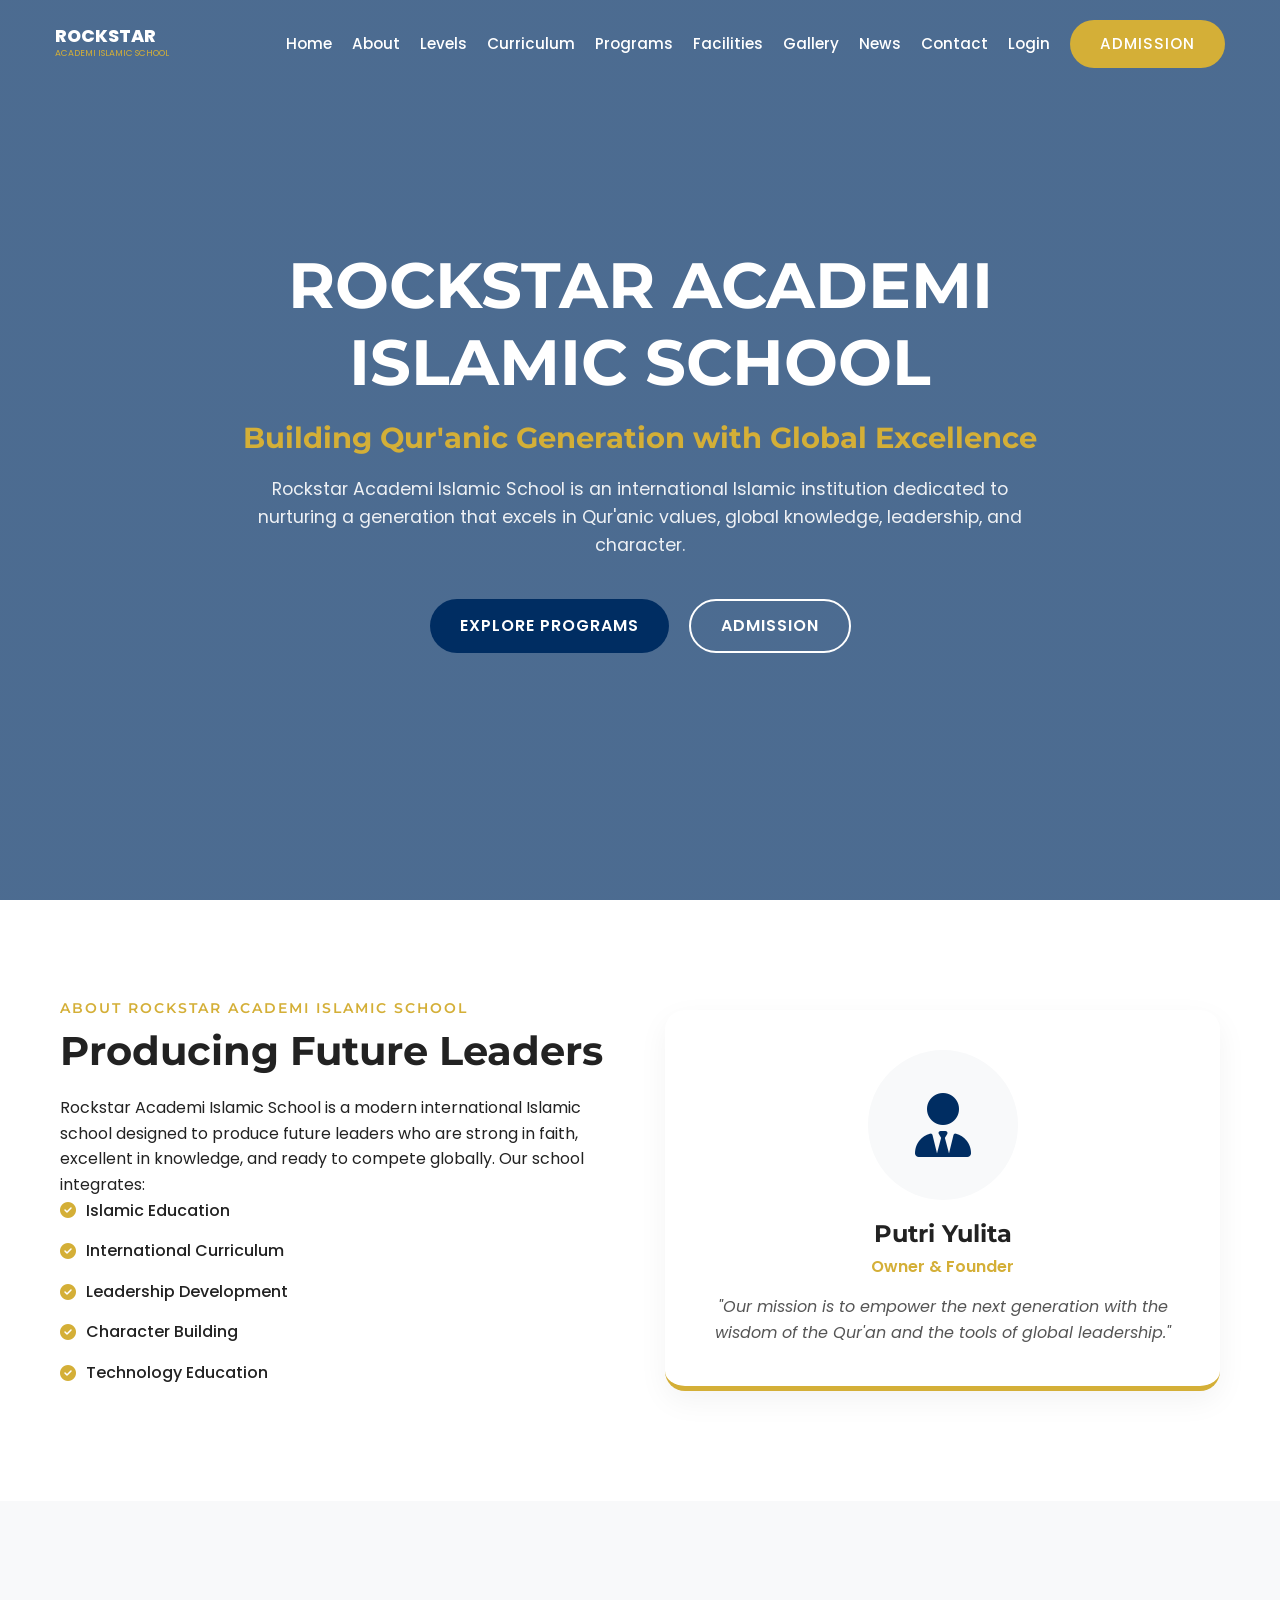
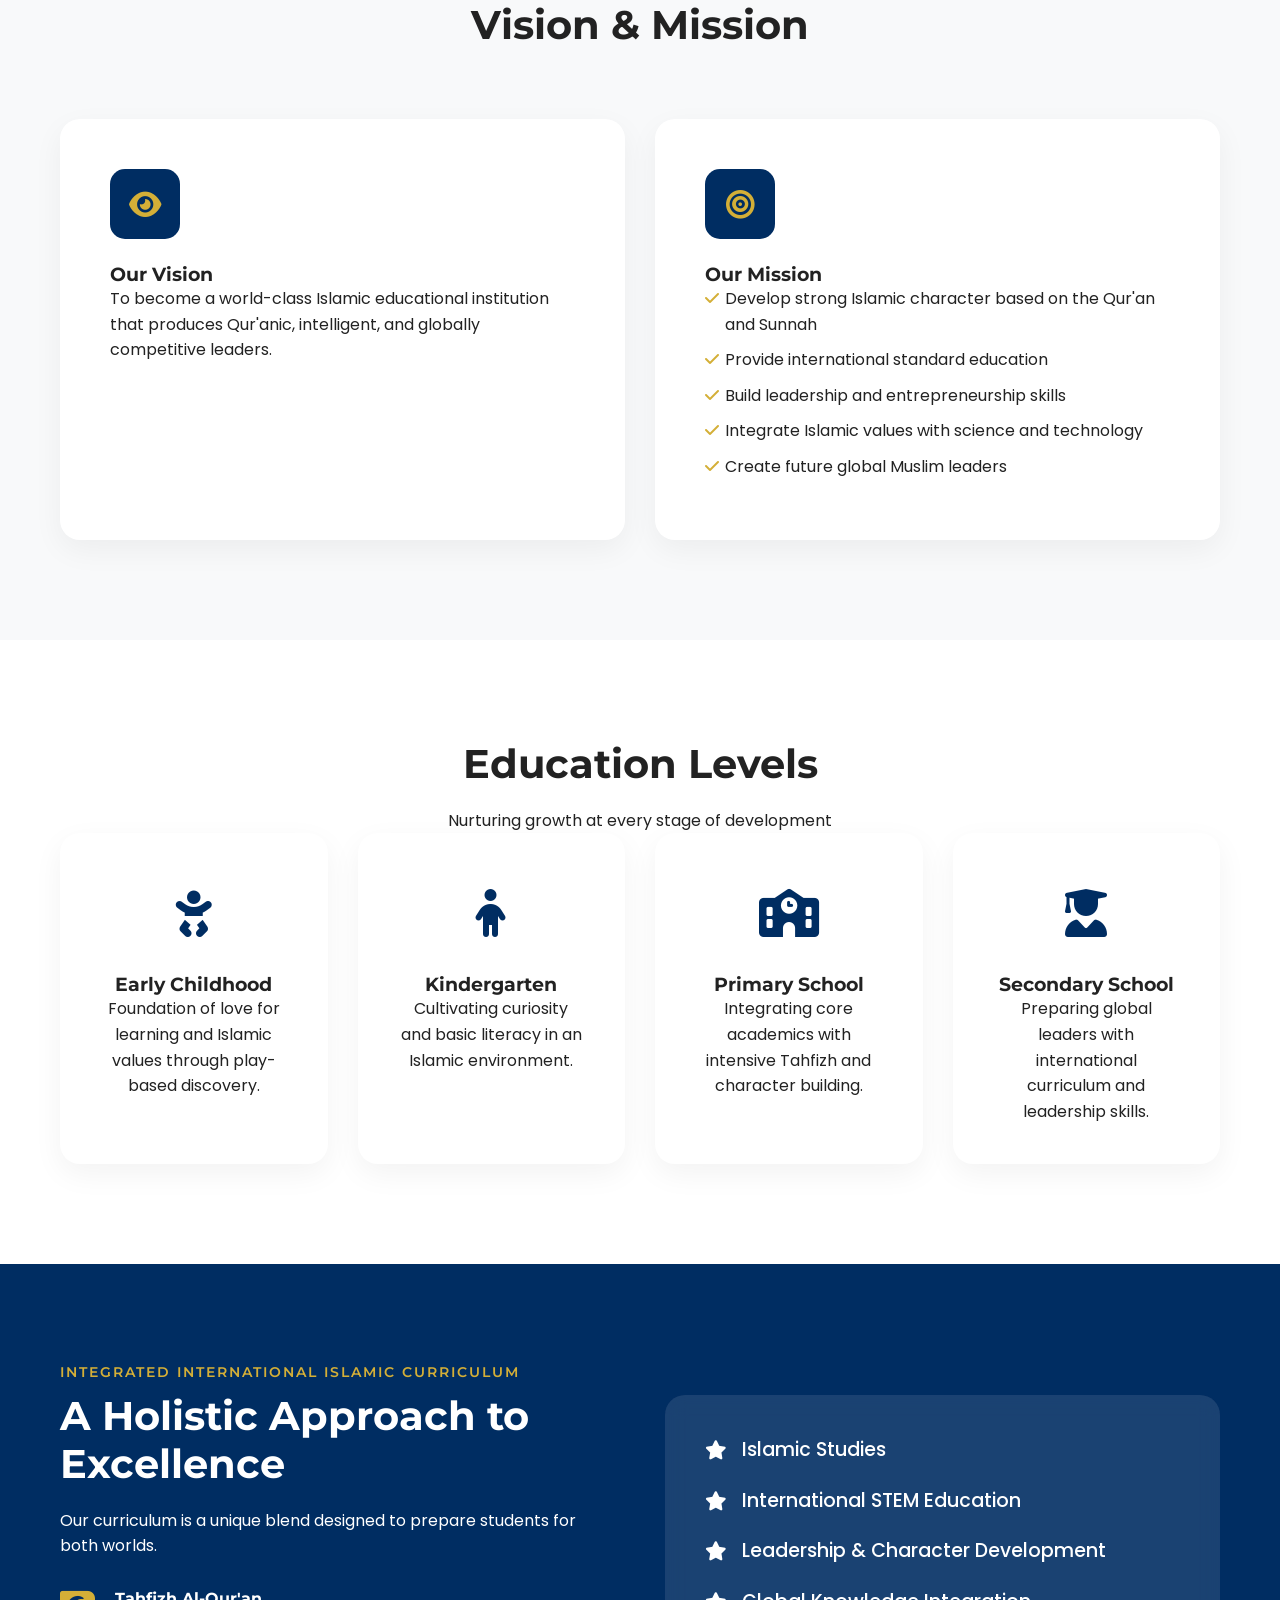
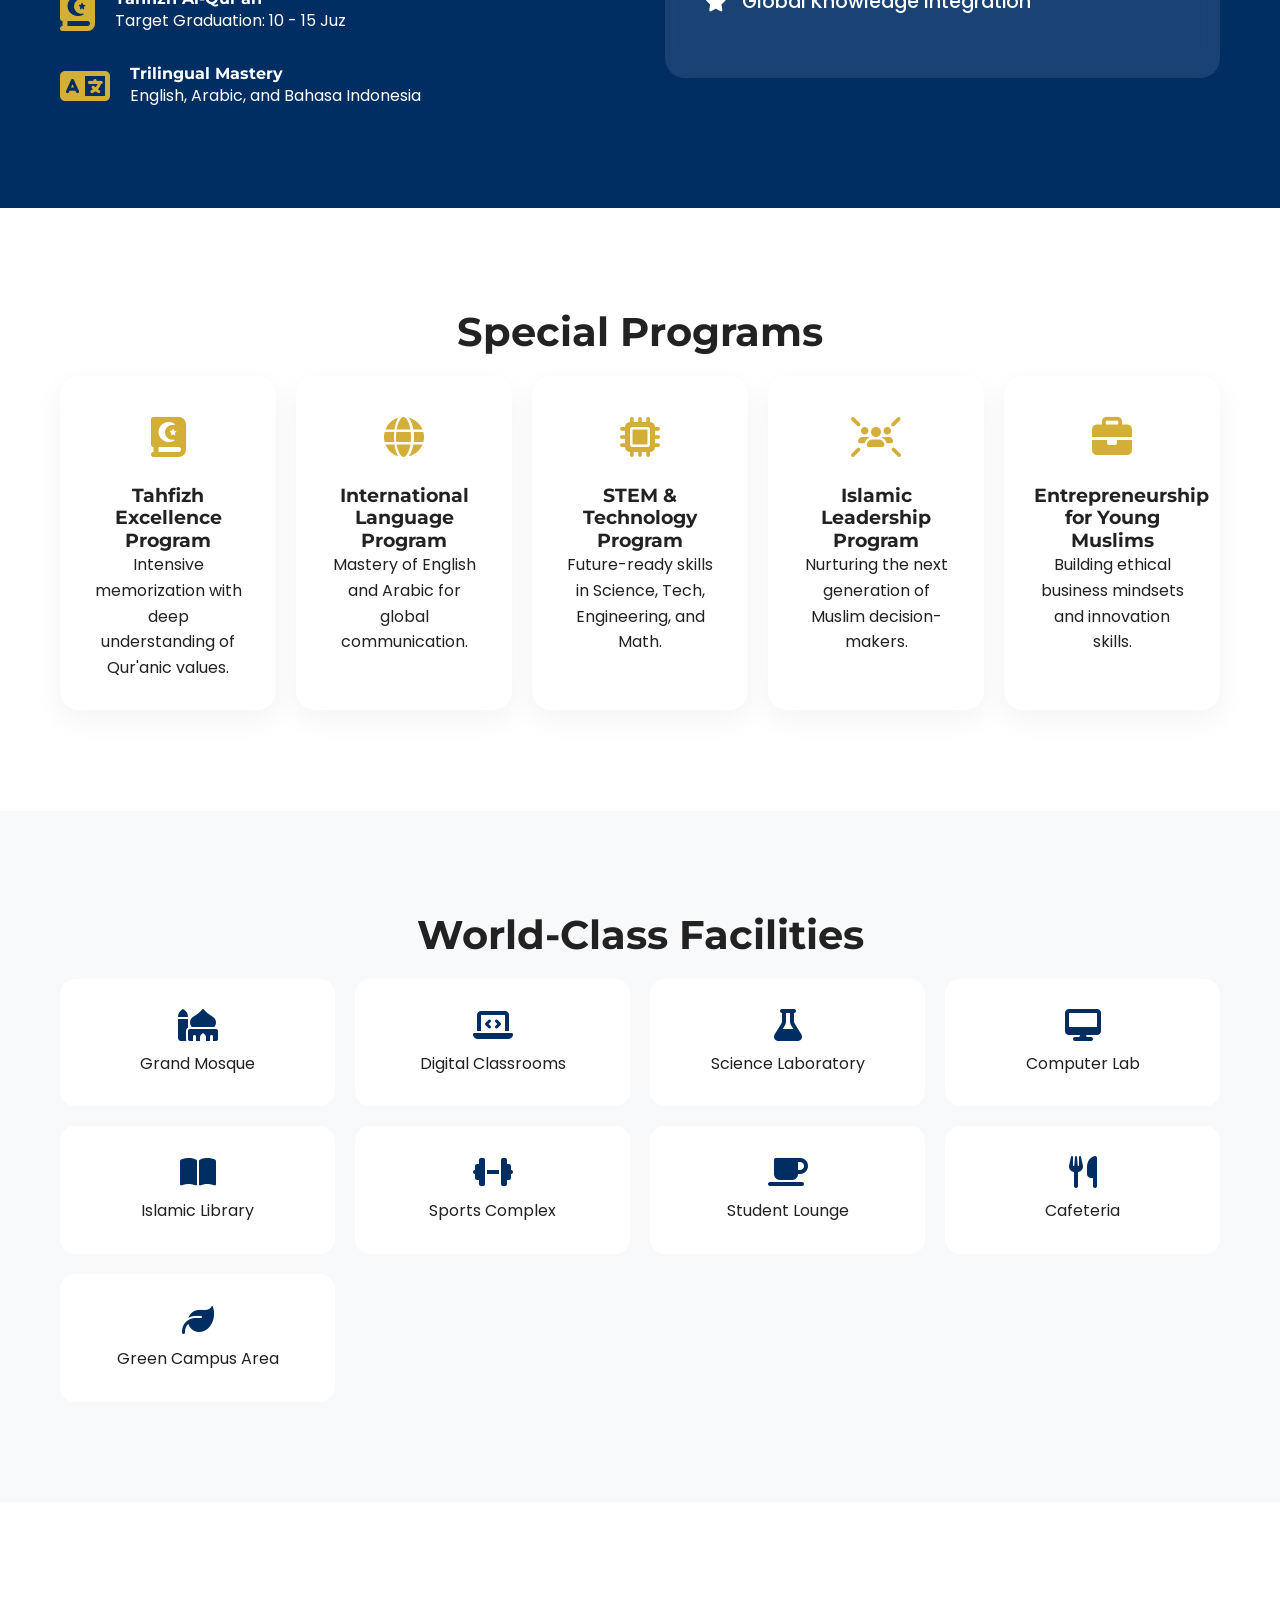
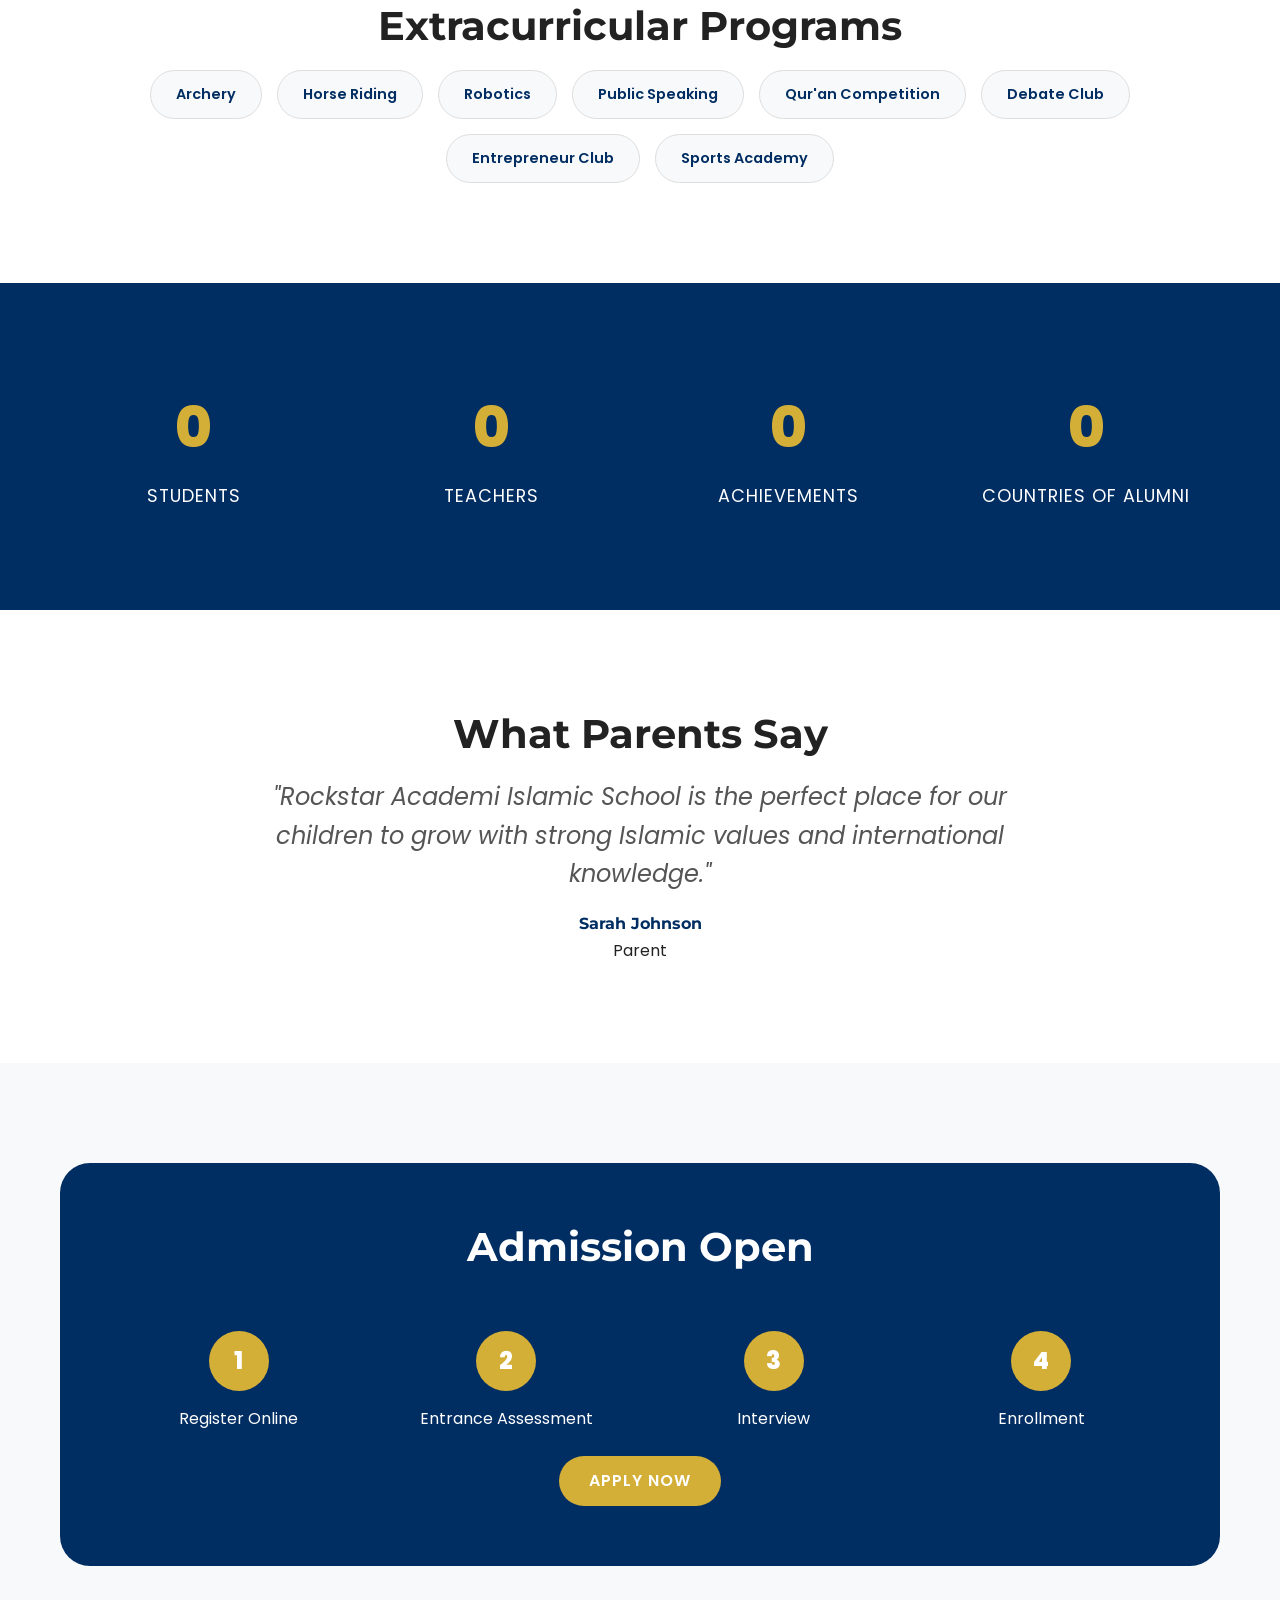
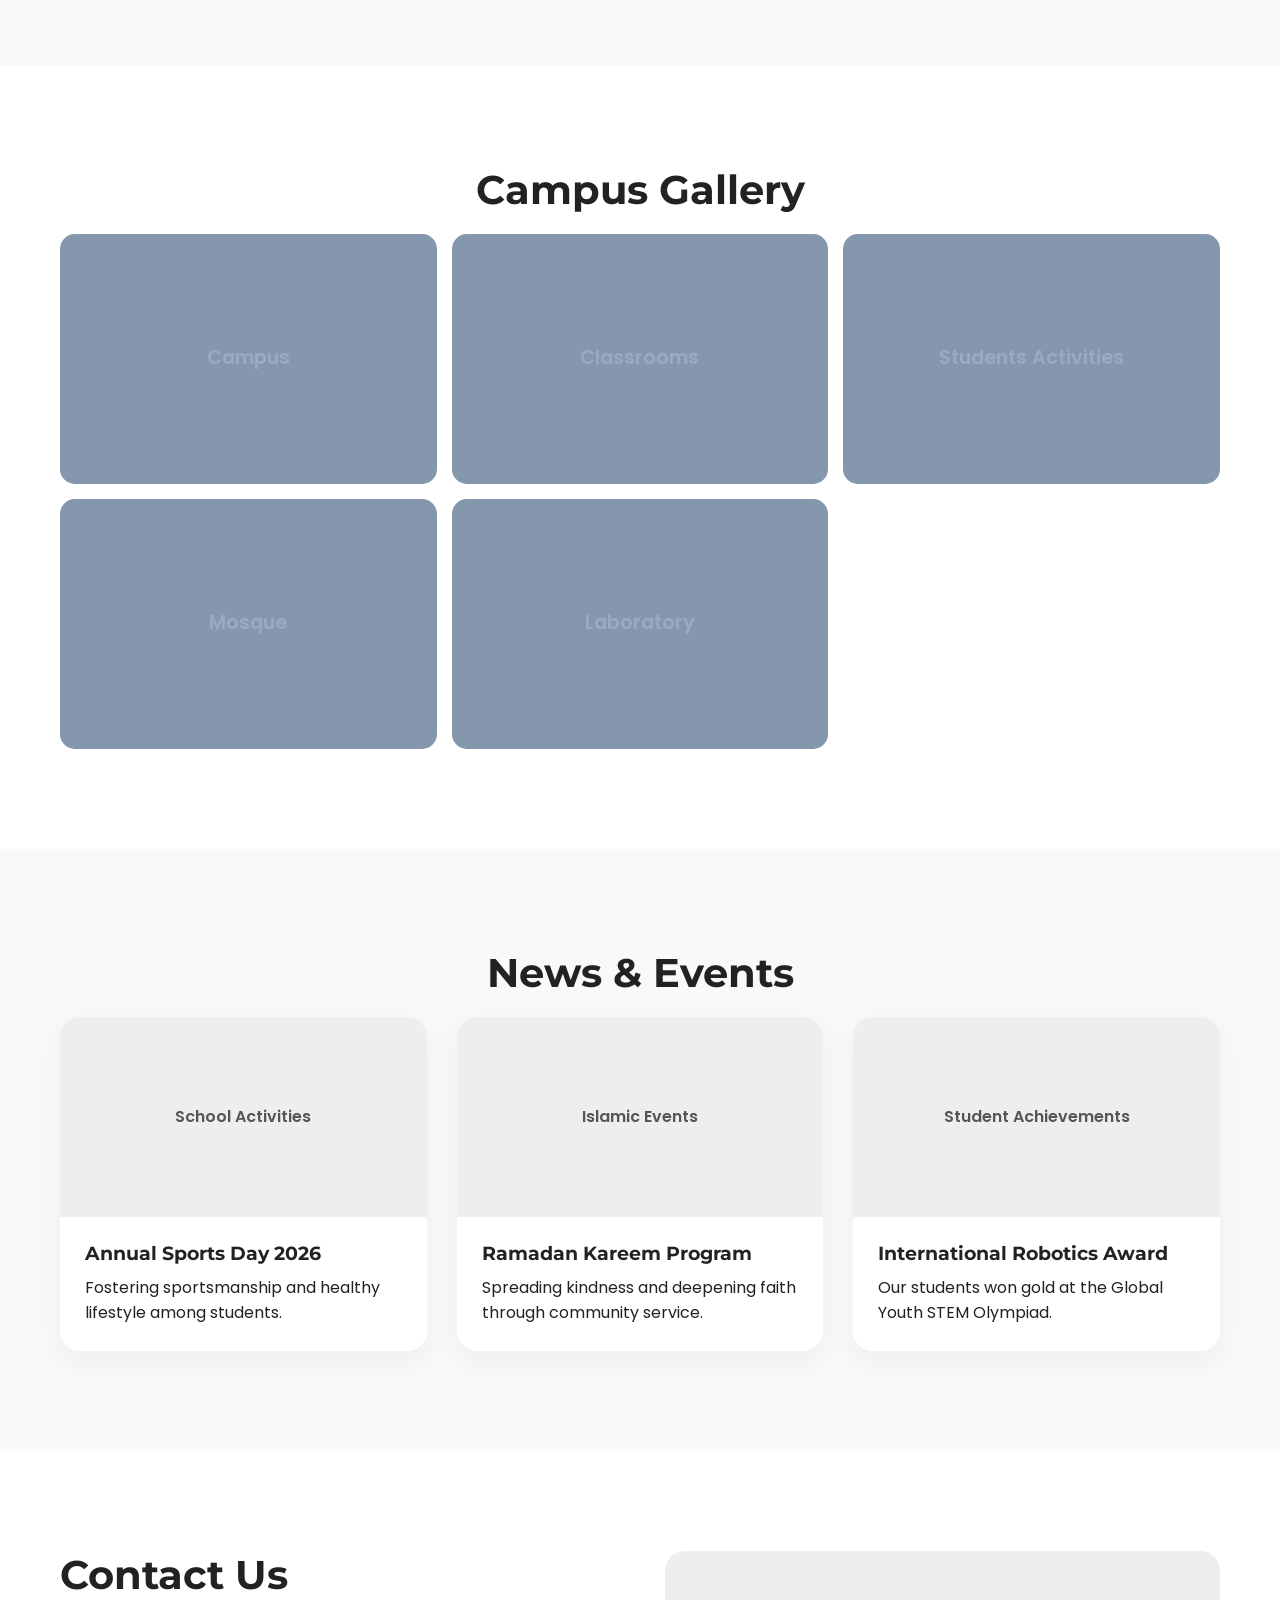
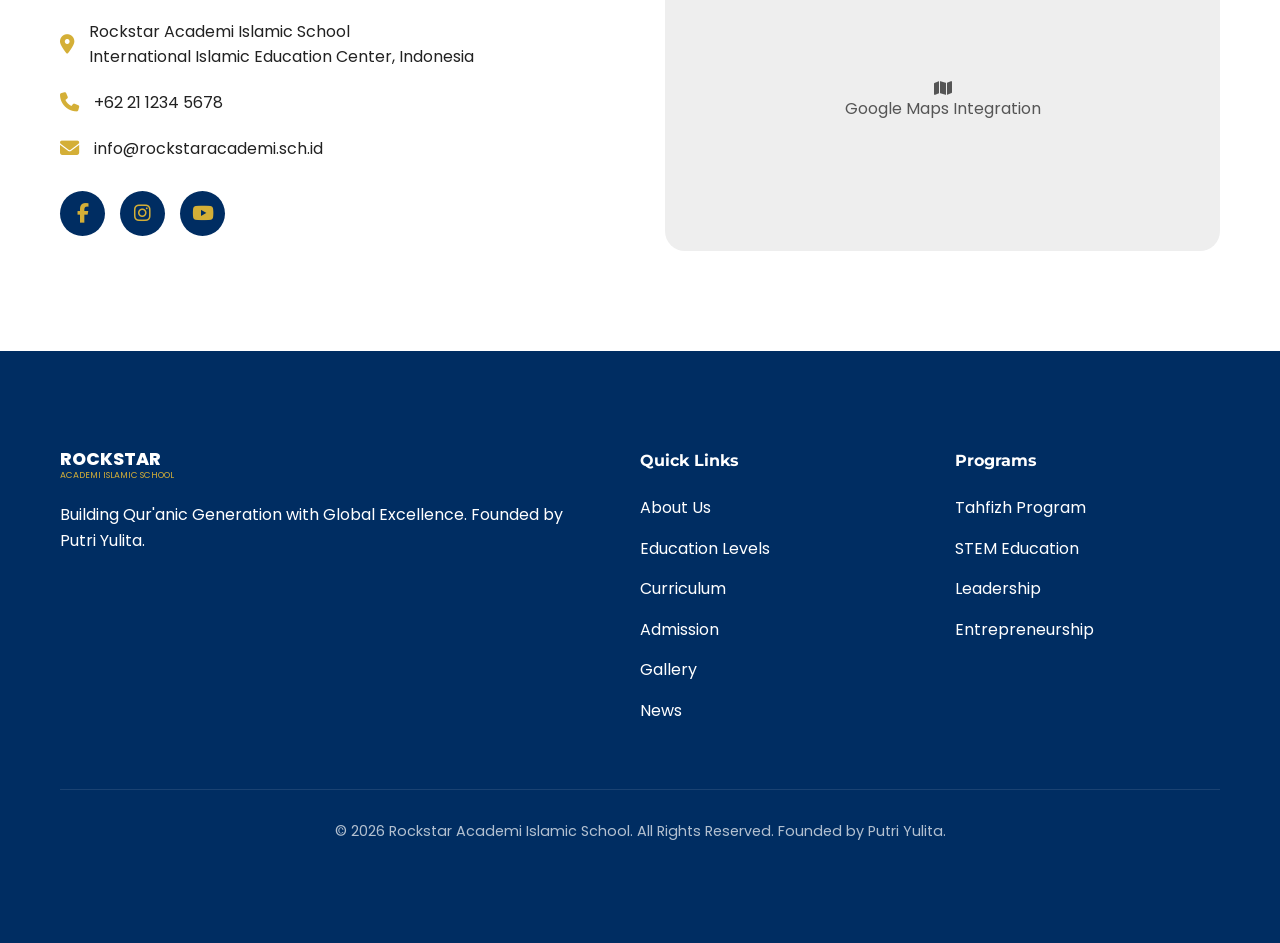
<file: index.html>
<!DOCTYPE html>
<html lang="en">
<head>
    <meta charset="UTF-8">
    <meta name="viewport" content="width=device-width, initial-scale=1.0">
    <title>Rockstar Academi Islamic School | International Islamic Education</title>
    <!-- Google Fonts -->
    <link href="https://fonts.googleapis.com/css2?family=Montserrat:wght@400;500;600;700;800&family=Poppins:wght@300;400;500;600;700&display=swap" rel="stylesheet">
    <!-- Font Awesome -->
    <link rel="stylesheet" href="https://cdnjs.cloudflare.com/ajax/libs/font-awesome/6.4.0/css/all.min.css">
    <!-- AOS Animation -->
    <link href="https://unpkg.com/aos@2.3.1/dist/aos.css" rel="stylesheet">
    <link rel="stylesheet" href="style.css">
</head>
<body>

    <!-- Header & Navigation -->
    <header>
        <nav class="navbar">
            <div class="container">
                <div class="logo">
                    <a href="#">
                        <span class="logo-text">ROCKSTAR</span>
                        <span class="logo-sub">ACADEMI ISLAMIC SCHOOL</span>
                    </a>
                </div>
                <ul class="nav-links">
                    <li><a href="index.html">Home</a></li>
                    <li><a href="about.html">About</a></li>
                    <li><a href="levels.html">Levels</a></li>
                    <li><a href="curriculum.html">Curriculum</a></li>
                    <li><a href="programs.html">Programs</a></li>
                    <li><a href="facilities.html">Facilities</a></li>
                    <li><a href="gallery.html">Gallery</a></li>
                    <li><a href="news.html">News</a></li>
                    <li><a href="contact.html">Contact</a></li>
                    <li><a href="login.html">Login</a></li>
                    <li><a href="admission.html" class="btn btn-secondary">Admission</a></li>
                </ul>
                <div class="hamburger">
                    <span class="bar"></span>
                    <span class="bar"></span>
                    <span class="bar"></span>
                </div>
            </div>
        </nav>
    </header>

    <!-- Hero Section -->
    <section id="hero" class="hero">
        <div class="hero-overlay"></div>
        <div class="container">
            <div class="hero-content" data-aos="fade-up">
                <h1 class="main-title">ROCKSTAR ACADEMI ISLAMIC SCHOOL</h1>
                <h2 class="sub-title">Building Qur'anic Generation with Global Excellence</h2>
                <p class="hero-desc">Rockstar Academi Islamic School is an international Islamic institution dedicated to nurturing a generation that excels in Qur'anic values, global knowledge, leadership, and character.</p>
                <div class="hero-btns">
                    <a href="curriculum.html" class="btn btn-primary">Explore Programs</a>
                    <a href="admission.html" class="btn btn-outline">Admission</a>
                </div>
            </div>
        </div>
    </section>

    <!-- About Section -->
    <section id="about" class="about section-padding">
        <div class="container">
            <div class="about-grid">
                <div class="about-info" data-aos="fade-right">
                    <h3 class="section-tag">About Rockstar Academi Islamic School</h3>
                    <h2 class="section-title">Producing Future Leaders</h2>
                    <p>Rockstar Academi Islamic School is a modern international Islamic school designed to produce future leaders who are strong in faith, excellent in knowledge, and ready to compete globally. Our school integrates:</p>
                    <ul class="about-list">
                        <li><i class="fas fa-check-circle"></i> Islamic Education</li>
                        <li><i class="fas fa-check-circle"></i> International Curriculum</li>
                        <li><i class="fas fa-check-circle"></i> Leadership Development</li>
                        <li><i class="fas fa-check-circle"></i> Character Building</li>
                        <li><i class="fas fa-check-circle"></i> Technology Education</li>
                    </ul>
                </div>
                <div class="founder-card" data-aos="fade-left">
                    <div class="founder-img">
                        <!-- Placeholder for Founder Image -->
                        <div class="img-placeholder"><i class="fas fa-user-tie"></i></div>
                    </div>
                    <div class="founder-info">
                        <h4>Putri Yulita</h4>
                        <span>Owner & Founder</span>
                        <p>"Our mission is to empower the next generation with the wisdom of the Qur'an and the tools of global leadership."</p>
                    </div>
                </div>
            </div>
        </div>
    </section>

    <!-- Vision and Mission -->
    <section class="vision-mission section-padding bg-light">
        <div class="container">
            <div class="section-header text-center" data-aos="fade-up">
                <h2 class="section-title">Vision & Mission</h2>
            </div>
            <div class="vision-mission-grid">
                <div class="vision-card" data-aos="zoom-in">
                    <div class="icon-box"><i class="fas fa-eye"></i></div>
                    <h3>Our Vision</h3>
                    <p>To become a world-class Islamic educational institution that produces Qur'anic, intelligent, and globally competitive leaders.</p>
                </div>
                <div class="mission-card" data-aos="zoom-in" data-aos-delay="200">
                    <div class="icon-box"><i class="fas fa-bullseye"></i></div>
                    <h3>Our Mission</h3>
                    <ul class="mission-list">
                        <li>Develop strong Islamic character based on the Qur'an and Sunnah</li>
                        <li>Provide international standard education</li>
                        <li>Build leadership and entrepreneurship skills</li>
                        <li>Integrate Islamic values with science and technology</li>
                        <li>Create future global Muslim leaders</li>
                    </ul>
                </div>
            </div>
        </div>
    </section>

    <!-- Education Levels -->
    <section id="levels" class="levels section-padding">
        <div class="container">
            <div class="section-header text-center" data-aos="fade-up">
                <h2 class="section-title">Education Levels</h2>
                <p>Nurturing growth at every stage of development</p>
            </div>
            <div class="level-cards">
                <div class="card" data-aos="fade-up">
                    <div class="card-icon"><i class="fas fa-baby"></i></div>
                    <h3>Early Childhood</h3>
                    <p>Foundation of love for learning and Islamic values through play-based discovery.</p>
                </div>
                <div class="card" data-aos="fade-up" data-aos-delay="100">
                    <div class="card-icon"><i class="fas fa-child"></i></div>
                    <h3>Kindergarten</h3>
                    <p>Cultivating curiosity and basic literacy in an Islamic environment.</p>
                </div>
                <div class="card" data-aos="fade-up" data-aos-delay="200">
                    <div class="card-icon"><i class="fas fa-school"></i></div>
                    <h3>Primary School</h3>
                    <p>Integrating core academics with intensive Tahfizh and character building.</p>
                </div>
                <div class="card" data-aos="fade-up" data-aos-delay="300">
                    <div class="card-icon"><i class="fas fa-user-graduate"></i></div>
                    <h3>Secondary School</h3>
                    <p>Preparing global leaders with international curriculum and leadership skills.</p>
                </div>
            </div>
        </div>
    </section>

    <!-- Curriculum -->
    <section id="curriculum" class="curriculum section-padding bg-primary text-white">
        <div class="container">
            <div class="curriculum-grid">
                <div class="curriculum-info" data-aos="fade-right">
                    <h3 class="section-tag text-secondary">Integrated International Islamic Curriculum</h3>
                    <h2 class="section-title text-white">A Holistic Approach to Excellence</h2>
                    <p>Our curriculum is a unique blend designed to prepare students for both worlds.</p>
                    <div class="curriculum-highlights">
                        <div class="highlight-item">
                            <i class="fas fa-book-quran"></i>
                            <div>
                                <h4>Tahfizh Al-Qur'an</h4>
                                <p>Target Graduation: 10 - 15 Juz</p>
                            </div>
                        </div>
                        <div class="highlight-item">
                            <i class="fas fa-language"></i>
                            <div>
                                <h4>Trilingual Mastery</h4>
                                <p>English, Arabic, and Bahasa Indonesia</p>
                            </div>
                        </div>
                    </div>
                </div>
                <div class="curriculum-list-box" data-aos="fade-left">
                    <ul class="styled-list">
                        <li><i class="fas fa-star"></i> Islamic Studies</li>
                        <li><i class="fas fa-star"></i> International STEM Education</li>
                        <li><i class="fas fa-star"></i> Leadership & Character Development</li>
                        <li><i class="fas fa-star"></i> Global Knowledge Integration</li>
                    </ul>
                </div>
            </div>
        </div>
    </section>

    <!-- Special Programs -->
    <section class="special-programs section-padding">
        <div class="container">
            <div class="section-header text-center" data-aos="fade-up">
                <h2 class="section-title">Special Programs</h2>
            </div>
            <div class="program-grid">
                <div class="program-card" data-aos="flip-left">
                    <div class="program-icon"><i class="fas fa-quran"></i></div>
                    <h3>Tahfizh Excellence Program</h3>
                    <p>Intensive memorization with deep understanding of Qur'anic values.</p>
                </div>
                <div class="program-card" data-aos="flip-left" data-aos-delay="100">
                    <div class="program-icon"><i class="fas fa-globe"></i></div>
                    <h3>International Language Program</h3>
                    <p>Mastery of English and Arabic for global communication.</p>
                </div>
                <div class="program-card" data-aos="flip-left" data-aos-delay="200">
                    <div class="program-icon"><i class="fas fa-microchip"></i></div>
                    <h3>STEM & Technology Program</h3>
                    <p>Future-ready skills in Science, Tech, Engineering, and Math.</p>
                </div>
                <div class="program-card" data-aos="flip-left" data-aos-delay="300">
                    <div class="program-icon"><i class="fas fa-users-rays"></i></div>
                    <h3>Islamic Leadership Program</h3>
                    <p>Nurturing the next generation of Muslim decision-makers.</p>
                </div>
                <div class="program-card" data-aos="flip-left" data-aos-delay="400">
                    <div class="program-icon"><i class="fas fa-briefcase"></i></div>
                    <h3>Entrepreneurship for Young Muslims</h3>
                    <p>Building ethical business mindsets and innovation skills.</p>
                </div>
            </div>
        </div>
    </section>

    <!-- Facilities -->
    <section class="facilities section-padding bg-light">
        <div class="container">
            <div class="section-header text-center" data-aos="fade-up">
                <h2 class="section-title">World-Class Facilities</h2>
            </div>
            <div class="facility-grid">
                <div class="facility-item" data-aos="fade-up">
                    <i class="fas fa-mosque"></i>
                    <span>Grand Mosque</span>
                </div>
                <div class="facility-item" data-aos="fade-up" data-aos-delay="50">
                    <i class="fas fa-laptop-code"></i>
                    <span>Digital Classrooms</span>
                </div>
                <div class="facility-item" data-aos="fade-up" data-aos-delay="100">
                    <i class="fas fa-flask"></i>
                    <span>Science Laboratory</span>
                </div>
                <div class="facility-item" data-aos="fade-up" data-aos-delay="150">
                    <i class="fas fa-desktop"></i>
                    <span>Computer Lab</span>
                </div>
                <div class="facility-item" data-aos="fade-up" data-aos-delay="200">
                    <i class="fas fa-book-open"></i>
                    <span>Islamic Library</span>
                </div>
                <div class="facility-item" data-aos="fade-up" data-aos-delay="250">
                    <i class="fas fa-dumbbell"></i>
                    <span>Sports Complex</span>
                </div>
                <div class="facility-item" data-aos="fade-up" data-aos-delay="300">
                    <i class="fas fa-coffee"></i>
                    <span>Student Lounge</span>
                </div>
                <div class="facility-item" data-aos="fade-up" data-aos-delay="350">
                    <i class="fas fa-utensils"></i>
                    <span>Cafeteria</span>
                </div>
                <div class="facility-item" data-aos="fade-up" data-aos-delay="400">
                    <i class="fas fa-leaf"></i>
                    <span>Green Campus Area</span>
                </div>
            </div>
        </div>
    </section>

    <!-- Extracurricular -->
    <section class="extracurricular section-padding">
        <div class="container">
            <div class="section-header text-center" data-aos="fade-up">
                <h2 class="section-title">Extracurricular Programs</h2>
            </div>
            <div class="extra-list">
                <div class="extra-item" data-aos="zoom-in">Archery</div>
                <div class="extra-item" data-aos="zoom-in" data-aos-delay="50">Horse Riding</div>
                <div class="extra-item" data-aos="zoom-in" data-aos-delay="100">Robotics</div>
                <div class="extra-item" data-aos="zoom-in" data-aos-delay="150">Public Speaking</div>
                <div class="extra-item" data-aos="zoom-in" data-aos-delay="200">Qur'an Competition</div>
                <div class="extra-item" data-aos="zoom-in" data-aos-delay="250">Debate Club</div>
                <div class="extra-item" data-aos="zoom-in" data-aos-delay="300">Entrepreneur Club</div>
                <div class="extra-item" data-aos="zoom-in" data-aos-delay="350">Sports Academy</div>
            </div>
        </div>
    </section>

    <!-- Statistics -->
    <section class="stats section-padding bg-primary text-white">
        <div class="container">
            <div class="stats-grid">
                <div class="stat-item" data-aos="fade-up">
                    <div class="counter" data-target="1200">0</div>
                    <span>Students</span>
                </div>
                <div class="stat-item" data-aos="fade-up" data-aos-delay="100">
                    <div class="counter" data-target="80">0</div>
                    <span>Teachers</span>
                </div>
                <div class="stat-item" data-aos="fade-up" data-aos-delay="200">
                    <div class="counter" data-target="150">0</div>
                    <span>Achievements</span>
                </div>
                <div class="stat-item" data-aos="fade-up" data-aos-delay="300">
                    <div class="counter" data-target="12">0</div>
                    <span>Countries of Alumni</span>
                </div>
            </div>
        </div>
    </section>

    <!-- Testimonials -->
    <section class="testimonials section-padding">
        <div class="container">
            <div class="section-header text-center" data-aos="fade-up">
                <h2 class="section-title">What Parents Say</h2>
            </div>
            <div class="testimonial-slider" data-aos="fade-up">
                <div class="testimonial-item">
                    <p>"Rockstar Academi Islamic School is the perfect place for our children to grow with strong Islamic values and international knowledge."</p>
                    <h4>Sarah Johnson</h4>
                    <span>Parent</span>
                </div>
                <!-- Add more items for JS slider -->
            </div>
        </div>
    </section>

    <!-- Admission -->
    <section id="admission" class="admission section-padding bg-light">
        <div class="container">
            <div class="admission-box" data-aos="zoom-out">
                <h2 class="section-title">Admission Open</h2>
                <div class="steps-grid">
                    <div class="step">
                        <div class="step-num">1</div>
                        <p>Register Online</p>
                    </div>
                    <div class="step">
                        <div class="step-num">2</div>
                        <p>Entrance Assessment</p>
                    </div>
                    <div class="step">
                        <div class="step-num">3</div>
                        <p>Interview</p>
                    </div>
                    <div class="step">
                        <div class="step-num">4</div>
                        <p>Enrollment</p>
                    </div>
                </div>
                <div class="text-center mt-4">
                    <a href="admission.html" class="btn btn-secondary btn-large">Apply Now</a>
                </div>
            </div>
        </div>
    </section>

    <!-- Gallery -->
    <section class="gallery section-padding">
        <div class="container">
            <div class="section-header text-center" data-aos="fade-up">
                <h2 class="section-title">Campus Gallery</h2>
            </div>
            <div class="gallery-grid">
                <div class="gallery-item" data-aos="zoom-in">Campus</div>
                <div class="gallery-item" data-aos="zoom-in" data-aos-delay="100">Classrooms</div>
                <div class="gallery-item" data-aos="zoom-in" data-aos-delay="200">Students Activities</div>
                <div class="gallery-item" data-aos="zoom-in" data-aos-delay="300">Mosque</div>
                <div class="gallery-item" data-aos="zoom-in" data-aos-delay="400">Laboratory</div>
            </div>
        </div>
    </section>

    <!-- News & Events -->
    <section class="news section-padding bg-light">
        <div class="container">
            <div class="section-header text-center" data-aos="fade-up">
                <h2 class="section-title">News & Events</h2>
            </div>
            <div class="news-grid">
                <div class="news-card" data-aos="fade-up">
                    <div class="news-img">School Activities</div>
                    <div class="news-body">
                        <h4>Annual Sports Day 2026</h4>
                        <p>Fostering sportsmanship and healthy lifestyle among students.</p>
                    </div>
                </div>
                <div class="news-card" data-aos="fade-up" data-aos-delay="100">
                    <div class="news-img">Islamic Events</div>
                    <div class="news-body">
                        <h4>Ramadan Kareem Program</h4>
                        <p>Spreading kindness and deepening faith through community service.</p>
                    </div>
                </div>
                <div class="news-card" data-aos="fade-up" data-aos-delay="200">
                    <div class="news-img">Student Achievements</div>
                    <div class="news-body">
                        <h4>International Robotics Award</h4>
                        <p>Our students won gold at the Global Youth STEM Olympiad.</p>
                    </div>
                </div>
            </div>
        </div>
    </section>

    <!-- Contact Section -->
    <section class="contact section-padding">
        <div class="container">
            <div class="contact-grid">
                <div class="contact-info" data-aos="fade-right">
                    <h2 class="section-title">Contact Us</h2>
                    <p><i class="fas fa-map-marker-alt"></i> Rockstar Academi Islamic School<br>International Islamic Education Center, Indonesia</p>
                    <p><i class="fas fa-phone"></i> +62 21 1234 5678</p>
                    <p><i class="fas fa-envelope"></i> info@rockstaracademi.sch.id</p>
                    <div class="social-links">
                        <a href="#"><i class="fab fa-facebook-f"></i></a>
                        <a href="#"><i class="fab fa-instagram"></i></a>
                        <a href="#"><i class="fab fa-youtube"></i></a>
                    </div>
                </div>
                <div class="contact-map" data-aos="fade-left">
                    <div class="map-placeholder">
                        <i class="fas fa-map"></i>
                        <p>Google Maps Integration</p>
                    </div>
                </div>
            </div>
        </div>
    </section>

    <!-- Footer -->
    <footer class="footer section-padding bg-primary text-white">
        <div class="container">
            <div class="footer-grid">
                <div class="footer-brand">
                    <div class="logo">
                        <a href="#" class="text-white">
                            <span class="logo-text">ROCKSTAR</span>
                            <span class="logo-sub">ACADEMI ISLAMIC SCHOOL</span>
                        </a>
                    </div>
                    <p>Building Qur'anic Generation with Global Excellence. Founded by Putri Yulita.</p>
                </div>
                <div class="footer-links">
                    <h4>Quick Links</h4>
                    <ul>
                        <li><a href="about.html">About Us</a></li>
                        <li><a href="levels.html">Education Levels</a></li>
                        <li><a href="curriculum.html">Curriculum</a></li>
                        <li><a href="admission.html">Admission</a></li>
                        <li><a href="gallery.html">Gallery</a></li>
                        <li><a href="news.html">News</a></li>
                    </ul>
                </div>
                <div class="footer-programs">
                    <h4>Programs</h4>
                    <ul>
                        <li><a href="programs.html">Tahfizh Program</a></li>
                        <li><a href="programs.html">STEM Education</a></li>
                        <li><a href="programs.html">Leadership</a></li>
                        <li><a href="programs.html">Entrepreneurship</a></li>
                    </ul>
                </div>
            </div>
            <div class="footer-bottom">
                <p>&copy; 2026 Rockstar Academi Islamic School. All Rights Reserved. Founded by Putri Yulita.</p>
            </div>
        </div>
    </footer>

    <!-- Scripts -->
    <script src="https://unpkg.com/aos@2.3.1/dist/aos.js"></script>
    <script src="script.js"></script>
</body>
</html>
</file>
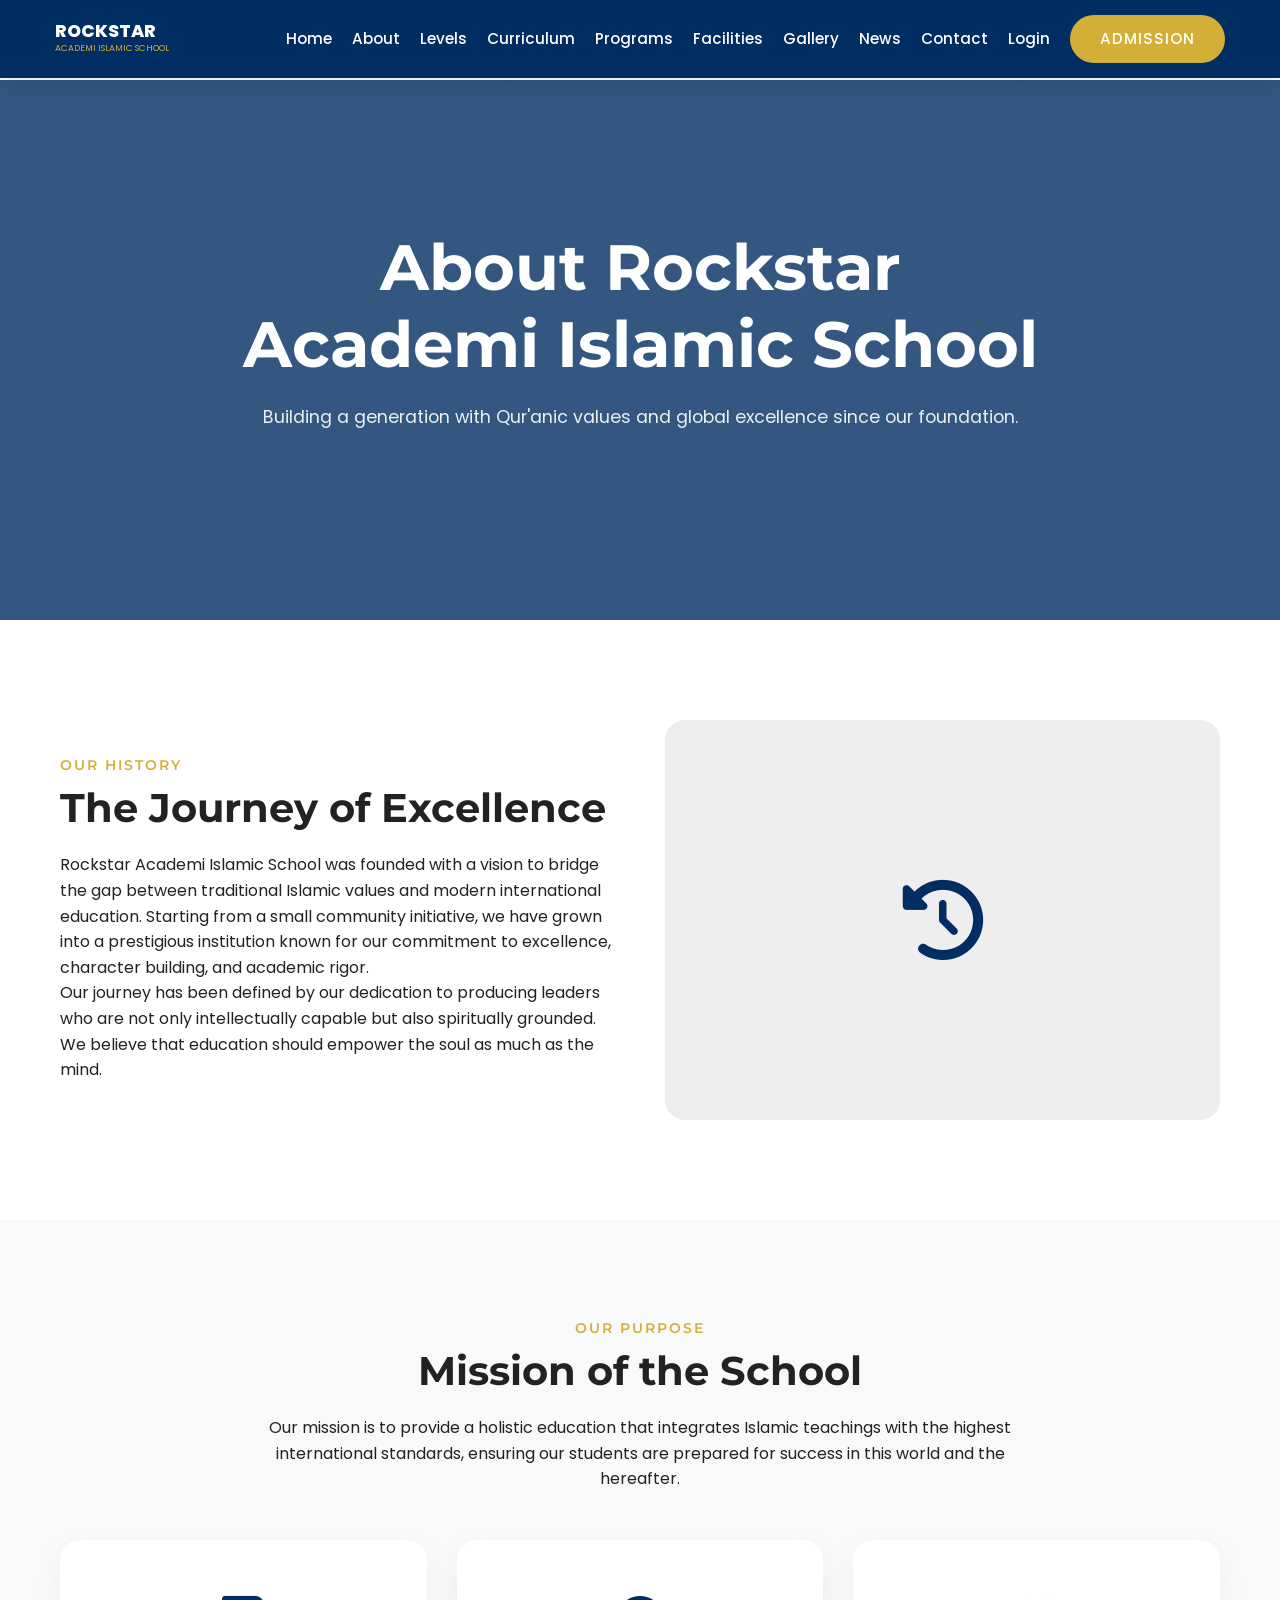
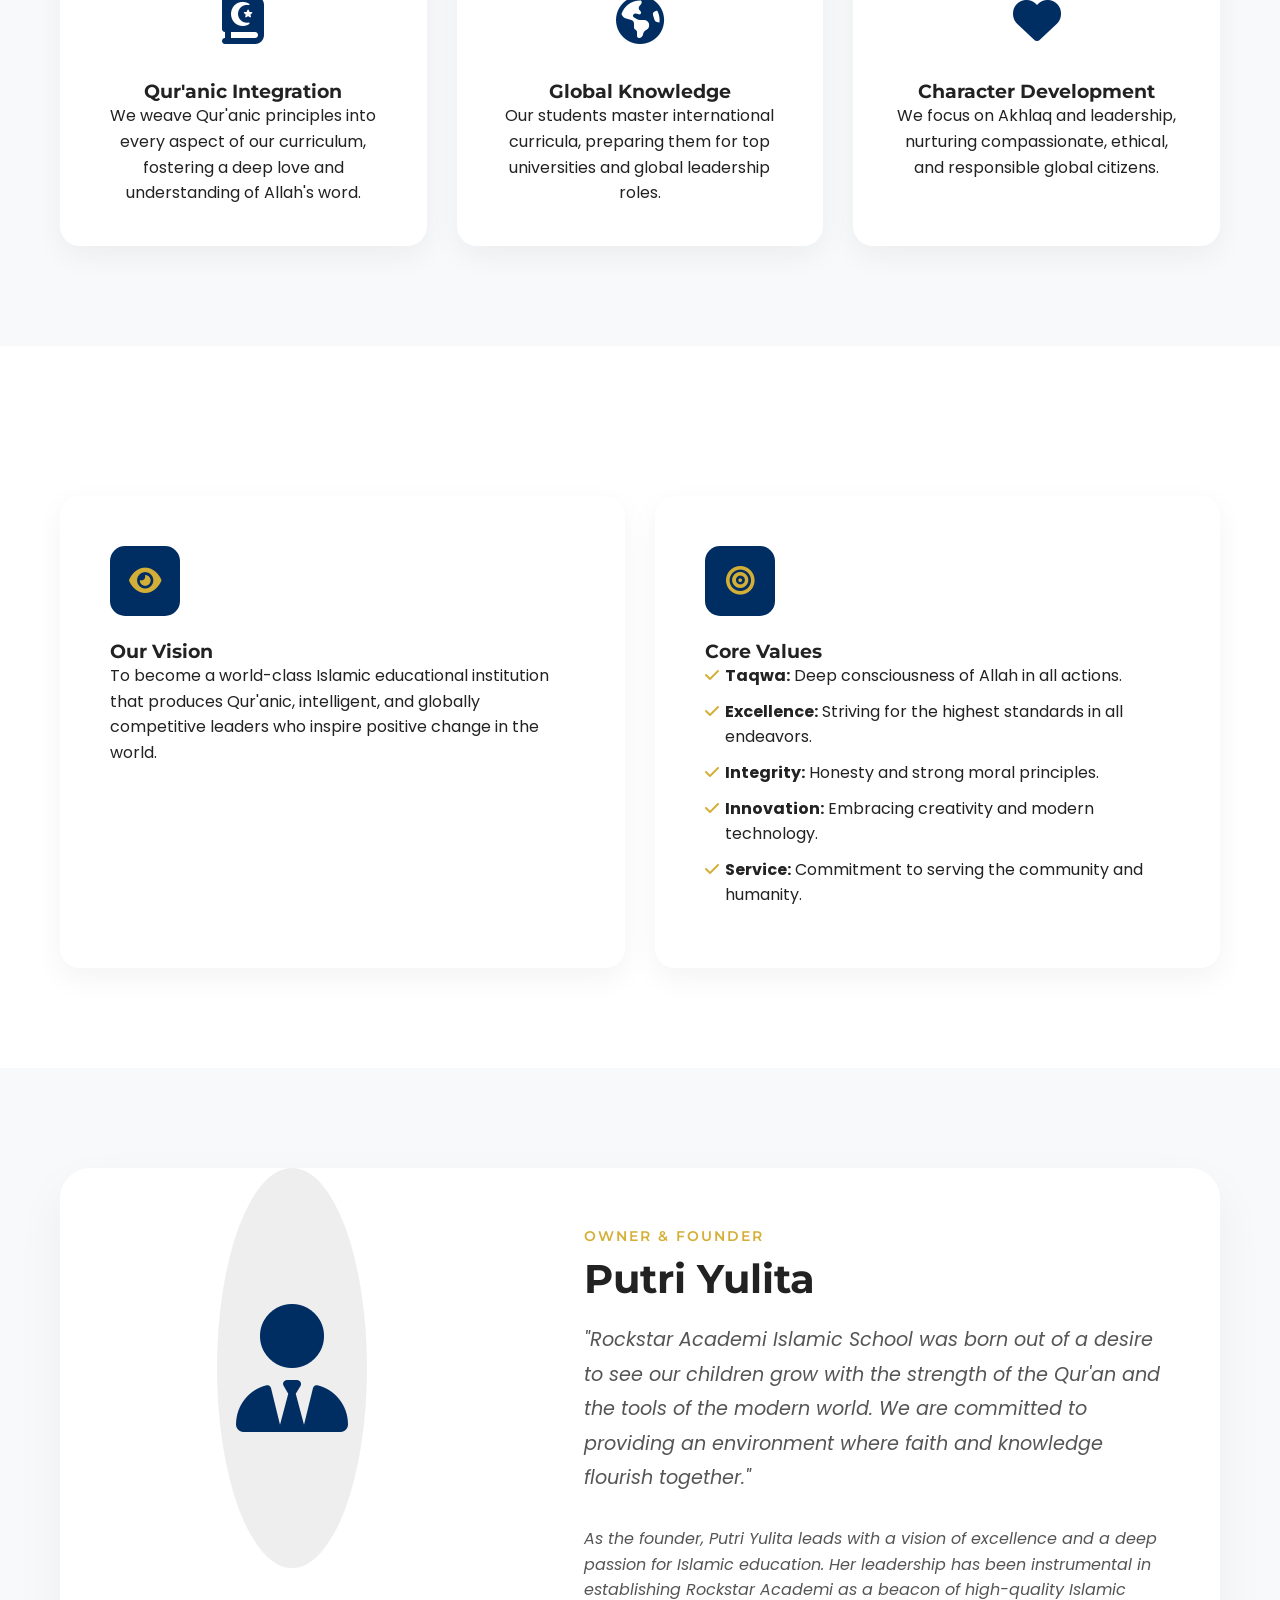
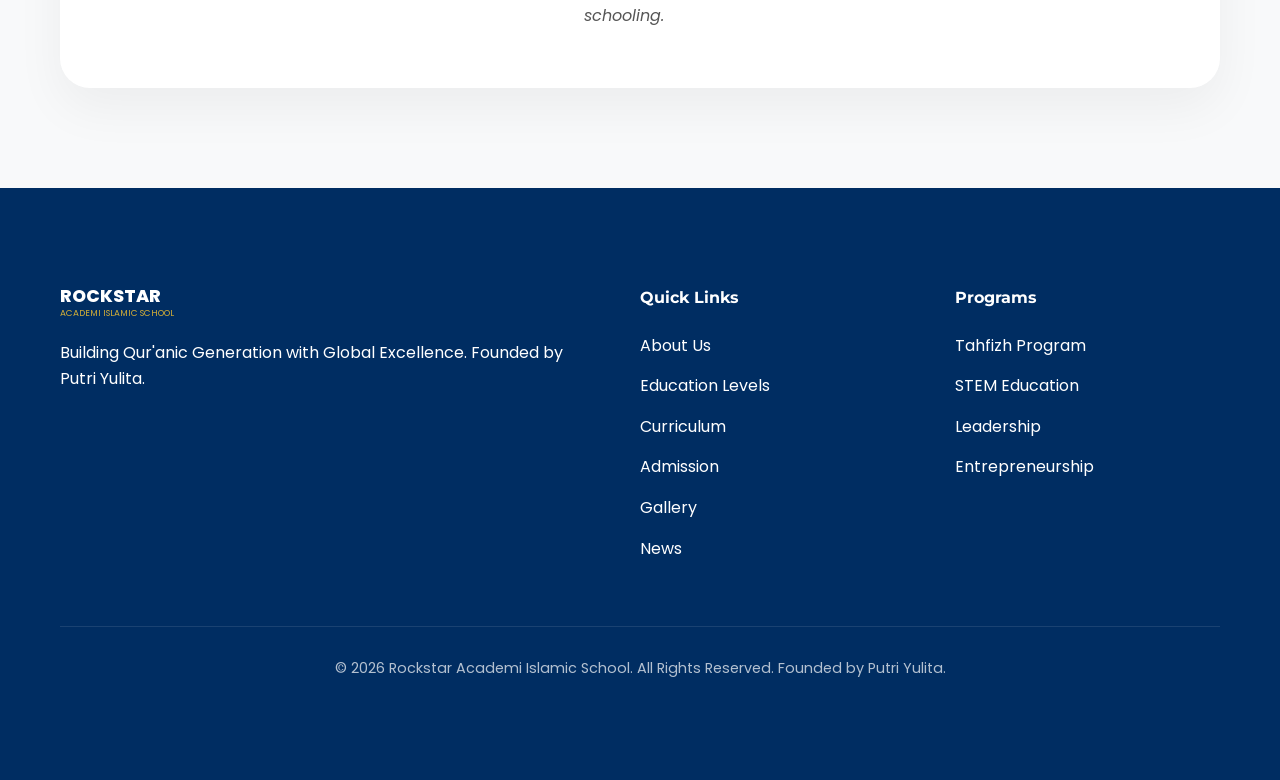
<file: about.html>
<!DOCTYPE html>
<html lang="en">
<head>
    <meta charset="UTF-8">
    <meta name="viewport" content="width=device-width, initial-scale=1.0">
    <title>About Us | Rockstar Academi Islamic School</title>
    <!-- Google Fonts -->
    <link href="https://fonts.googleapis.com/css2?family=Montserrat:wght@400;500;600;700;800&family=Poppins:wght@300;400;500;600;700&display=swap" rel="stylesheet">
    <!-- Font Awesome -->
    <link rel="stylesheet" href="https://cdnjs.cloudflare.com/ajax/libs/font-awesome/6.4.0/css/all.min.css">
    <!-- AOS Animation -->
    <link href="https://unpkg.com/aos@2.3.1/dist/aos.css" rel="stylesheet">
    <link rel="stylesheet" href="style.css">
</head>
<body>

    <!-- Header & Navigation -->
    <header>
        <nav class="navbar scrolled">
            <div class="container">
                <div class="logo">
                    <a href="index.html">
                        <span class="logo-text">ROCKSTAR</span>
                        <span class="logo-sub">ACADEMI ISLAMIC SCHOOL</span>
                    </a>
                </div>
                <ul class="nav-links">
                    <li><a href="index.html">Home</a></li>
                    <li><a href="about.html">About</a></li>
                    <li><a href="levels.html">Levels</a></li>
                    <li><a href="curriculum.html">Curriculum</a></li>
                    <li><a href="programs.html">Programs</a></li>
                    <li><a href="facilities.html">Facilities</a></li>
                    <li><a href="gallery.html">Gallery</a></li>
                    <li><a href="news.html">News</a></li>
                    <li><a href="contact.html">Contact</a></li>
                    <li><a href="login.html">Login</a></li>
                    <li><a href="admission.html" class="btn btn-secondary">Admission</a></li>
                </ul>
                <div class="hamburger">
                    <span class="bar"></span>
                    <span class="bar"></span>
                    <span class="bar"></span>
                </div>
            </div>
        </nav>
    </header>

    <!-- Page Hero -->
    <section class="page-hero">
        <div class="container">
            <div class="hero-content" data-aos="fade-up">
                <h1 class="main-title">About Rockstar Academi Islamic School</h1>
                <p class="hero-desc">Building a generation with Qur'anic values and global excellence since our foundation.</p>
            </div>
        </div>
    </section>

    <!-- History Section -->
    <section class="history section-padding">
        <div class="container">
            <div class="about-grid">
                <div class="about-info" data-aos="fade-right">
                    <h3 class="section-tag">Our History</h3>
                    <h2 class="section-title">The Journey of Excellence</h2>
                    <p>Rockstar Academi Islamic School was founded with a vision to bridge the gap between traditional Islamic values and modern international education. Starting from a small community initiative, we have grown into a prestigious institution known for our commitment to excellence, character building, and academic rigor.</p>
                    <p>Our journey has been defined by our dedication to producing leaders who are not only intellectually capable but also spiritually grounded. We believe that education should empower the soul as much as the mind.</p>
                </div>
                <div class="history-img" data-aos="fade-left">
                    <div class="img-placeholder" style="height: 400px; background: #eee; border-radius: 20px; display: flex; align-items: center; justify-content: center;">
                        <i class="fas fa-history" style="font-size: 5rem; color: var(--primary-color);"></i>
                    </div>
                </div>
            </div>
        </div>
    </section>

    <!-- Detailed Mission -->
    <section class="detailed-mission section-padding bg-light">
        <div class="container">
            <div class="section-header text-center" data-aos="fade-up">
                <h3 class="section-tag">Our Purpose</h3>
                <h2 class="section-title">Mission of the School</h2>
                <p style="max-width: 800px; margin: 0 auto;">Our mission is to provide a holistic education that integrates Islamic teachings with the highest international standards, ensuring our students are prepared for success in this world and the hereafter.</p>
            </div>
            <div class="mission-grid mt-5" style="display: grid; grid-template-columns: repeat(auto-fit, minmax(300px, 1fr)); gap: 30px;">
                <div class="card" data-aos="fade-up">
                    <div class="card-icon"><i class="fas fa-quran"></i></div>
                    <h3>Qur'anic Integration</h3>
                    <p>We weave Qur'anic principles into every aspect of our curriculum, fostering a deep love and understanding of Allah's word.</p>
                </div>
                <div class="card" data-aos="fade-up" data-aos-delay="100">
                    <div class="card-icon"><i class="fas fa-globe-americas"></i></div>
                    <h3>Global Knowledge</h3>
                    <p>Our students master international curricula, preparing them for top universities and global leadership roles.</p>
                </div>
                <div class="card" data-aos="fade-up" data-aos-delay="200">
                    <div class="card-icon"><i class="fas fa-heart"></i></div>
                    <h3>Character Development</h3>
                    <p>We focus on Akhlaq and leadership, nurturing compassionate, ethical, and responsible global citizens.</p>
                </div>
            </div>
        </div>
    </section>

    <!-- Vision, Mission, Core Values -->
    <section class="v-m-c section-padding">
        <div class="container">
            <div class="vision-mission-grid">
                <div class="vision-card" data-aos="zoom-in">
                    <div class="icon-box"><i class="fas fa-eye"></i></div>
                    <h3>Our Vision</h3>
                    <p>To become a world-class Islamic educational institution that produces Qur'anic, intelligent, and globally competitive leaders who inspire positive change in the world.</p>
                </div>
                <div class="mission-card" data-aos="zoom-in" data-aos-delay="200">
                    <div class="icon-box"><i class="fas fa-bullseye"></i></div>
                    <h3>Core Values</h3>
                    <ul class="mission-list">
                        <li><strong>Taqwa:</strong> Deep consciousness of Allah in all actions.</li>
                        <li><strong>Excellence:</strong> Striving for the highest standards in all endeavors.</li>
                        <li><strong>Integrity:</strong> Honesty and strong moral principles.</li>
                        <li><strong>Innovation:</strong> Embracing creativity and modern technology.</li>
                        <li><strong>Service:</strong> Commitment to serving the community and humanity.</li>
                    </ul>
                </div>
            </div>
        </div>
    </section>

    <!-- Founder Section -->
    <section class="founder section-padding bg-light">
        <div class="container">
            <div class="founder-card-large" data-aos="fade-up" style="background: white; border-radius: 30px; overflow: hidden; display: grid; grid-template-columns: 1fr 1.5fr; box-shadow: 0 20px 50px rgba(0,0,0,0.05);">
                <div class="founder-img" style="background: #eee; min-height: 400px; display: flex; align-items: center; justify-content: center;">
                    <i class="fas fa-user-tie" style="font-size: 8rem; color: var(--primary-color);"></i>
                </div>
                <div class="founder-info" style="padding: 60px;">
                    <h3 class="section-tag">Owner & Founder</h3>
                    <h2 class="section-title">Putri Yulita</h2>
                    <p style="font-size: 1.2rem; line-height: 1.8; font-style: italic; margin-bottom: 30px;">"Rockstar Academi Islamic School was born out of a desire to see our children grow with the strength of the Qur'an and the tools of the modern world. We are committed to providing an environment where faith and knowledge flourish together."</p>
                    <p>As the founder, Putri Yulita leads with a vision of excellence and a deep passion for Islamic education. Her leadership has been instrumental in establishing Rockstar Academi as a beacon of high-quality Islamic schooling.</p>
                </div>
            </div>
        </div>
    </section>

    <!-- Footer -->
    <footer class="footer section-padding bg-primary text-white">
        <div class="container">
            <div class="footer-grid">
                <div class="footer-brand">
                    <div class="logo">
                        <a href="index.html" class="text-white">
                            <span class="logo-text">ROCKSTAR</span>
                            <span class="logo-sub">ACADEMI ISLAMIC SCHOOL</span>
                        </a>
                    </div>
                    <p>Building Qur'anic Generation with Global Excellence. Founded by Putri Yulita.</p>
                </div>
                <div class="footer-links">
                    <h4>Quick Links</h4>
                    <ul>
                        <li><a href="about.html">About Us</a></li>
                        <li><a href="levels.html">Education Levels</a></li>
                        <li><a href="curriculum.html">Curriculum</a></li>
                        <li><a href="admission.html">Admission</a></li>
                        <li><a href="gallery.html">Gallery</a></li>
                        <li><a href="news.html">News</a></li>
                    </ul>
                </div>
                <div class="footer-programs">
                    <h4>Programs</h4>
                    <ul>
                        <li><a href="programs.html">Tahfizh Program</a></li>
                        <li><a href="programs.html">STEM Education</a></li>
                        <li><a href="programs.html">Leadership</a></li>
                        <li><a href="programs.html">Entrepreneurship</a></li>
                    </ul>
                </div>
            </div>
            <div class="footer-bottom">
                <p>&copy; 2026 Rockstar Academi Islamic School. All Rights Reserved. Founded by Putri Yulita.</p>
            </div>
        </div>
    </footer>

    <!-- Scripts -->
    <script src="https://unpkg.com/aos@2.3.1/dist/aos.js"></script>
    <script src="script.js"></script>
</body>
</html>
</file>
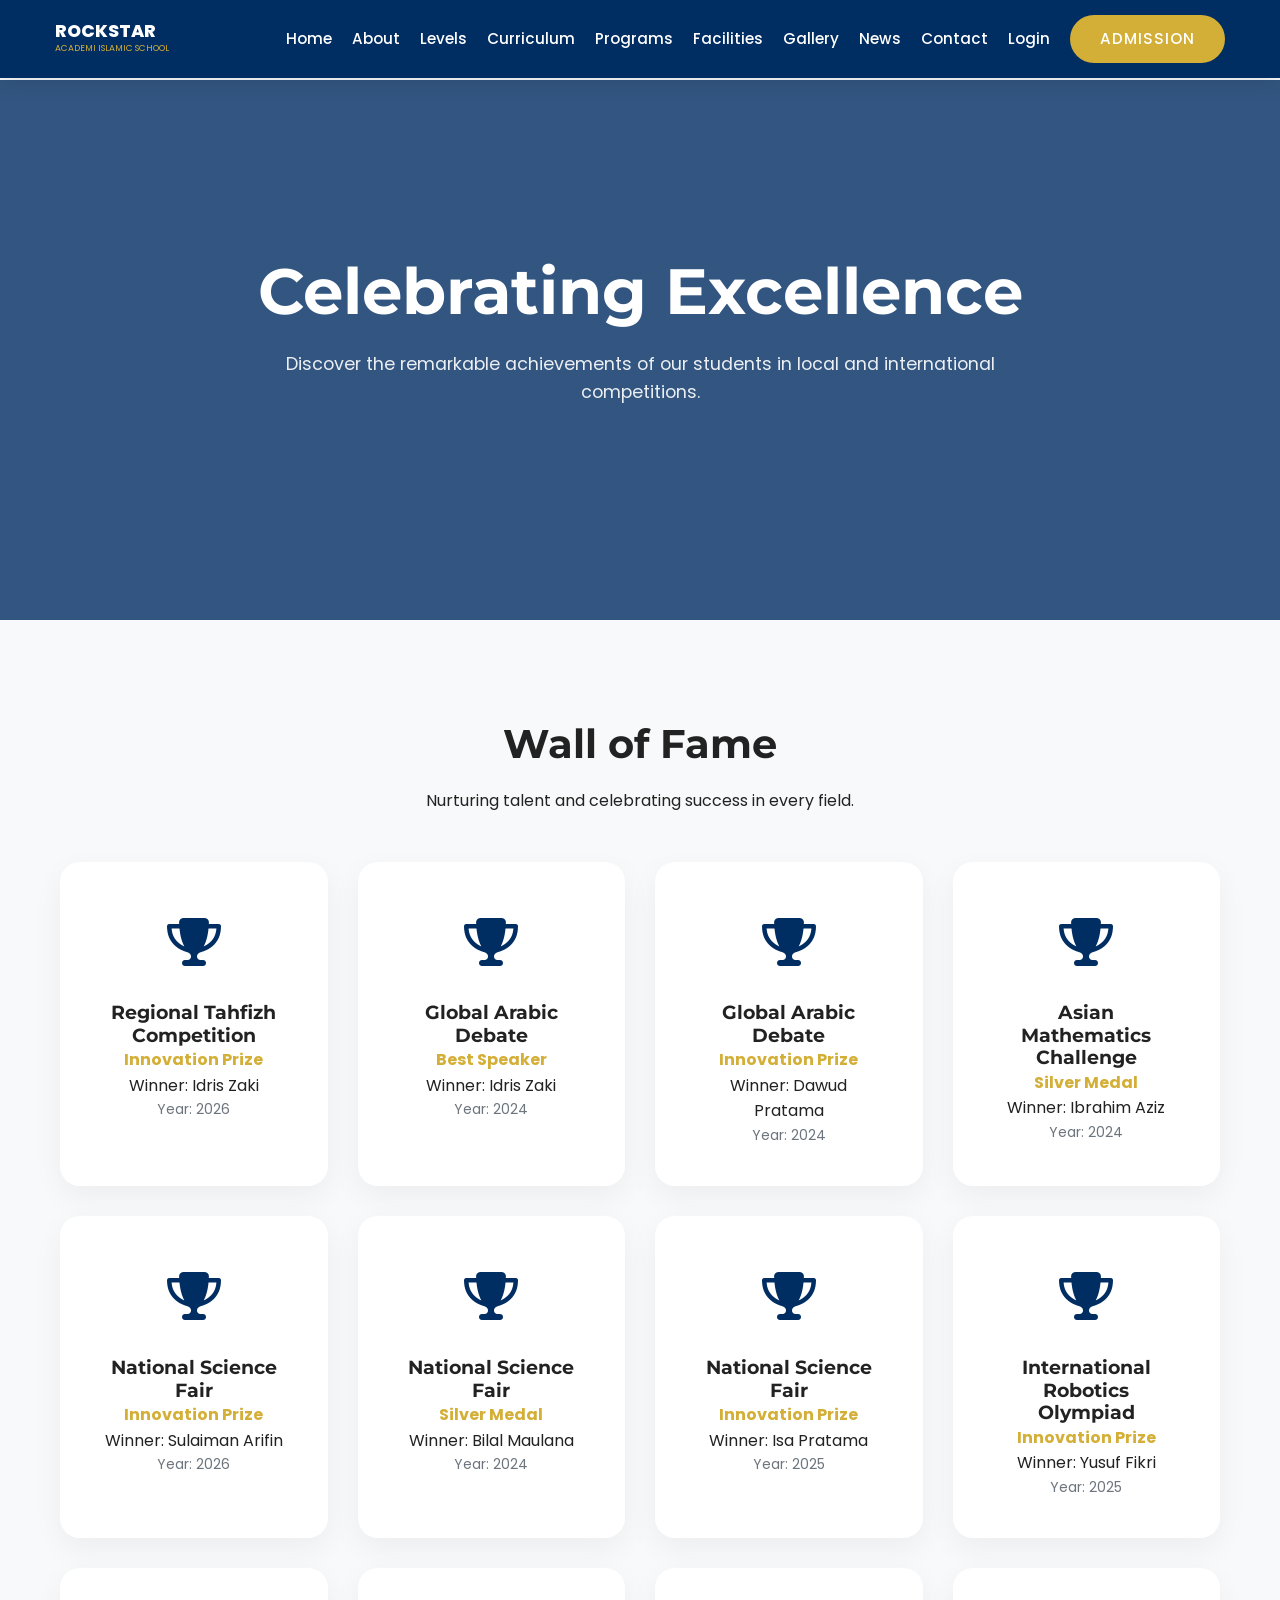
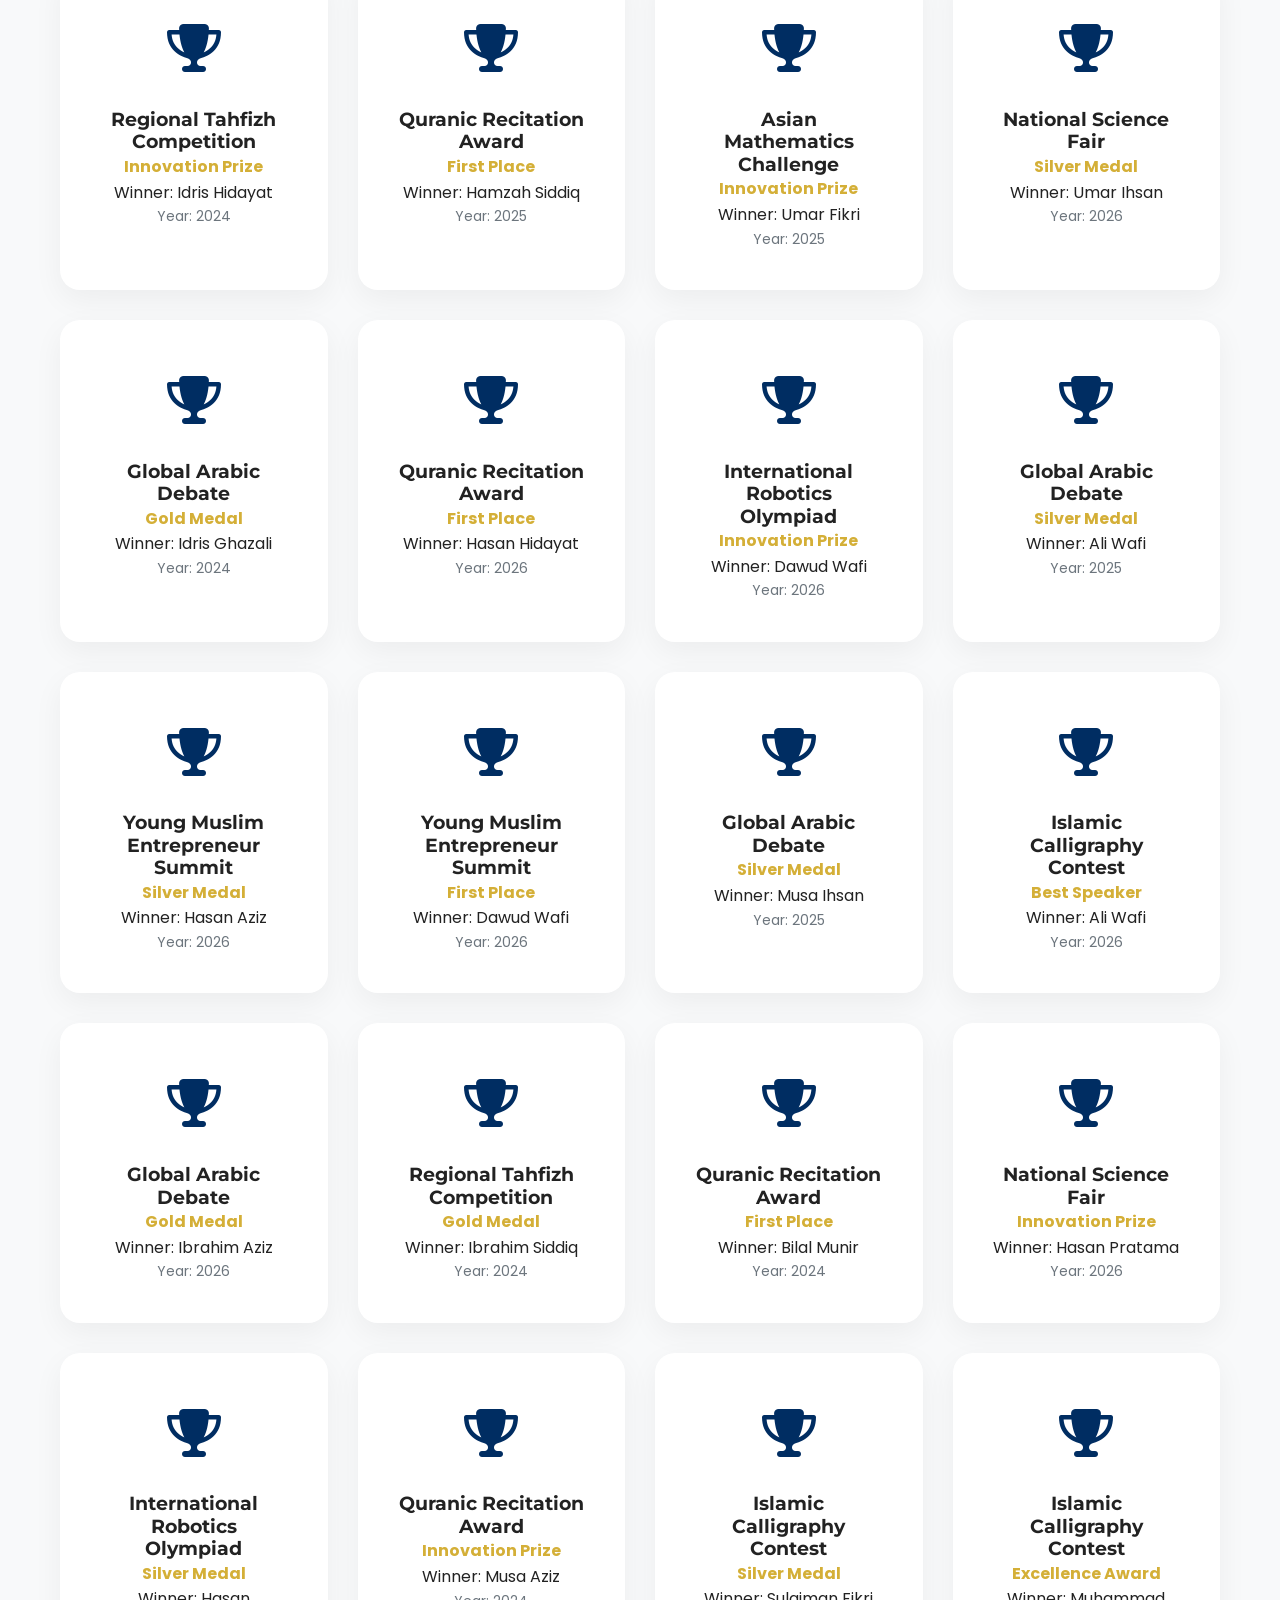
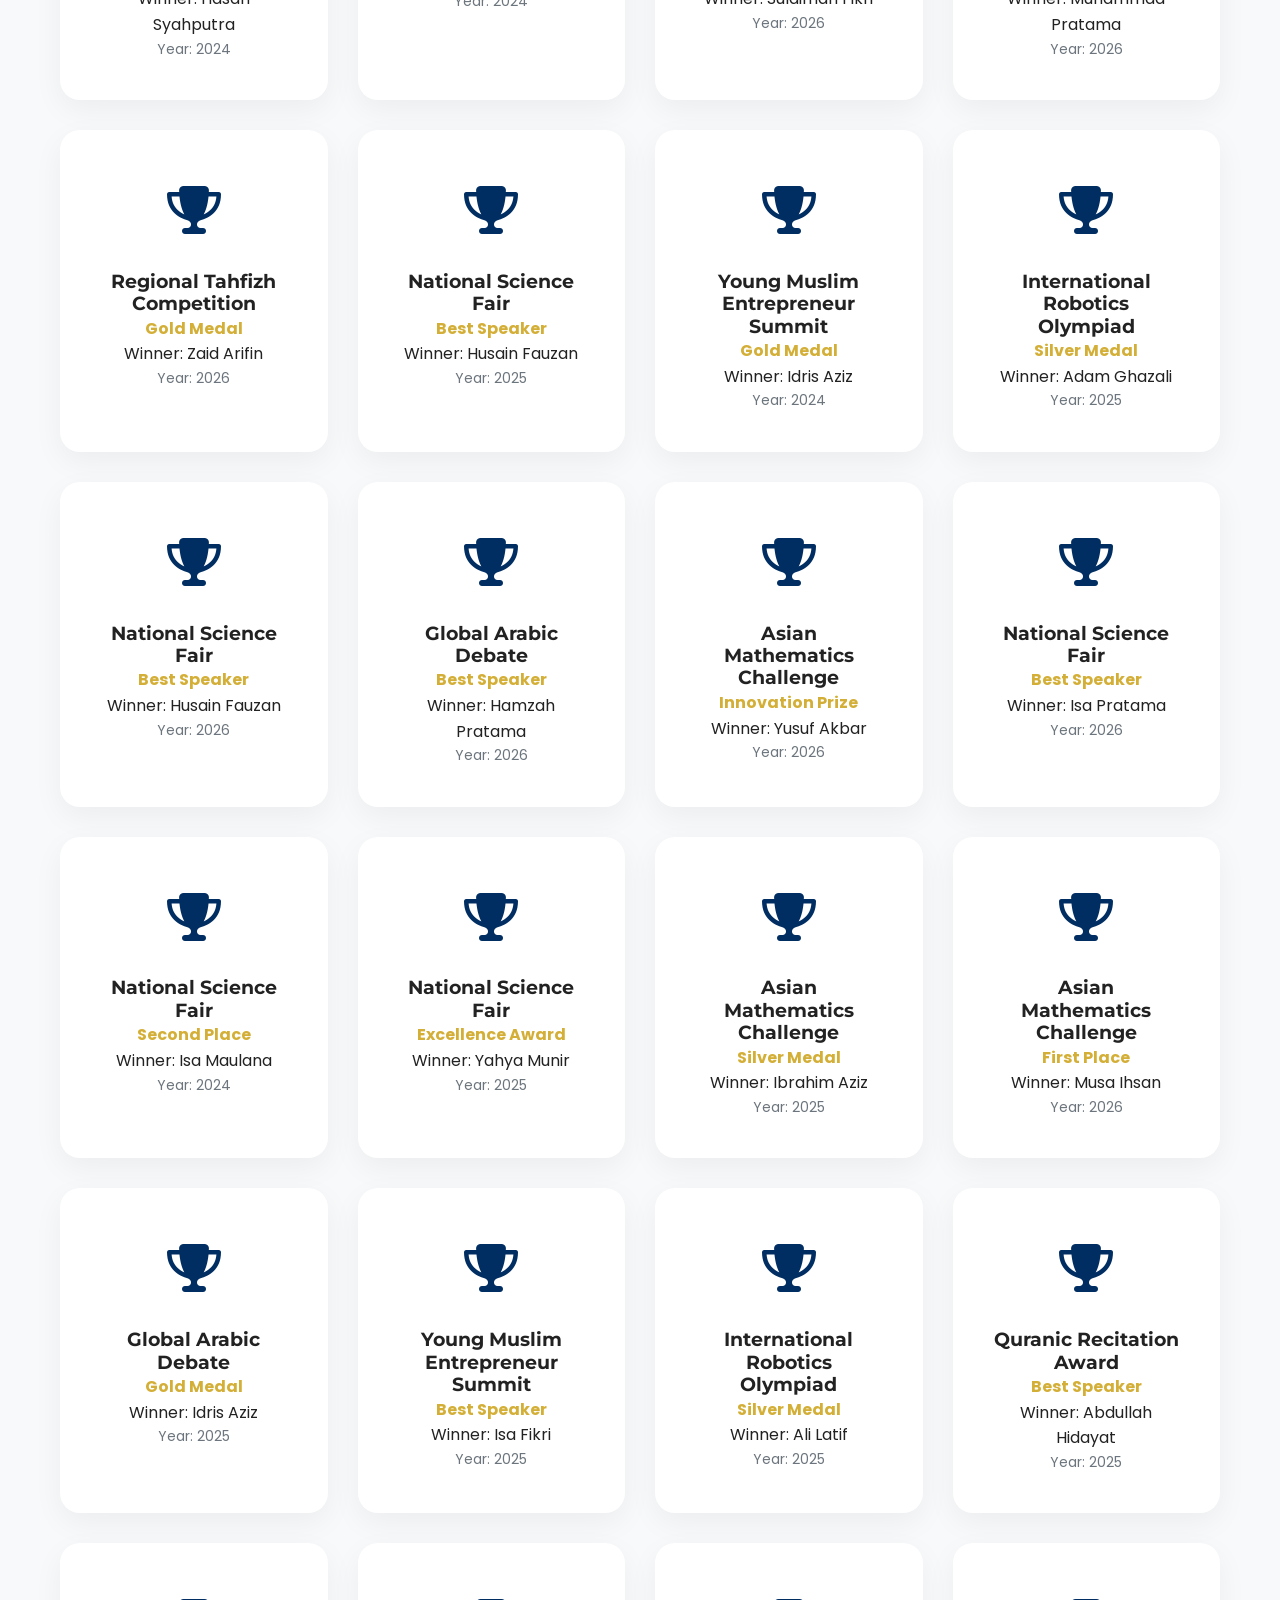
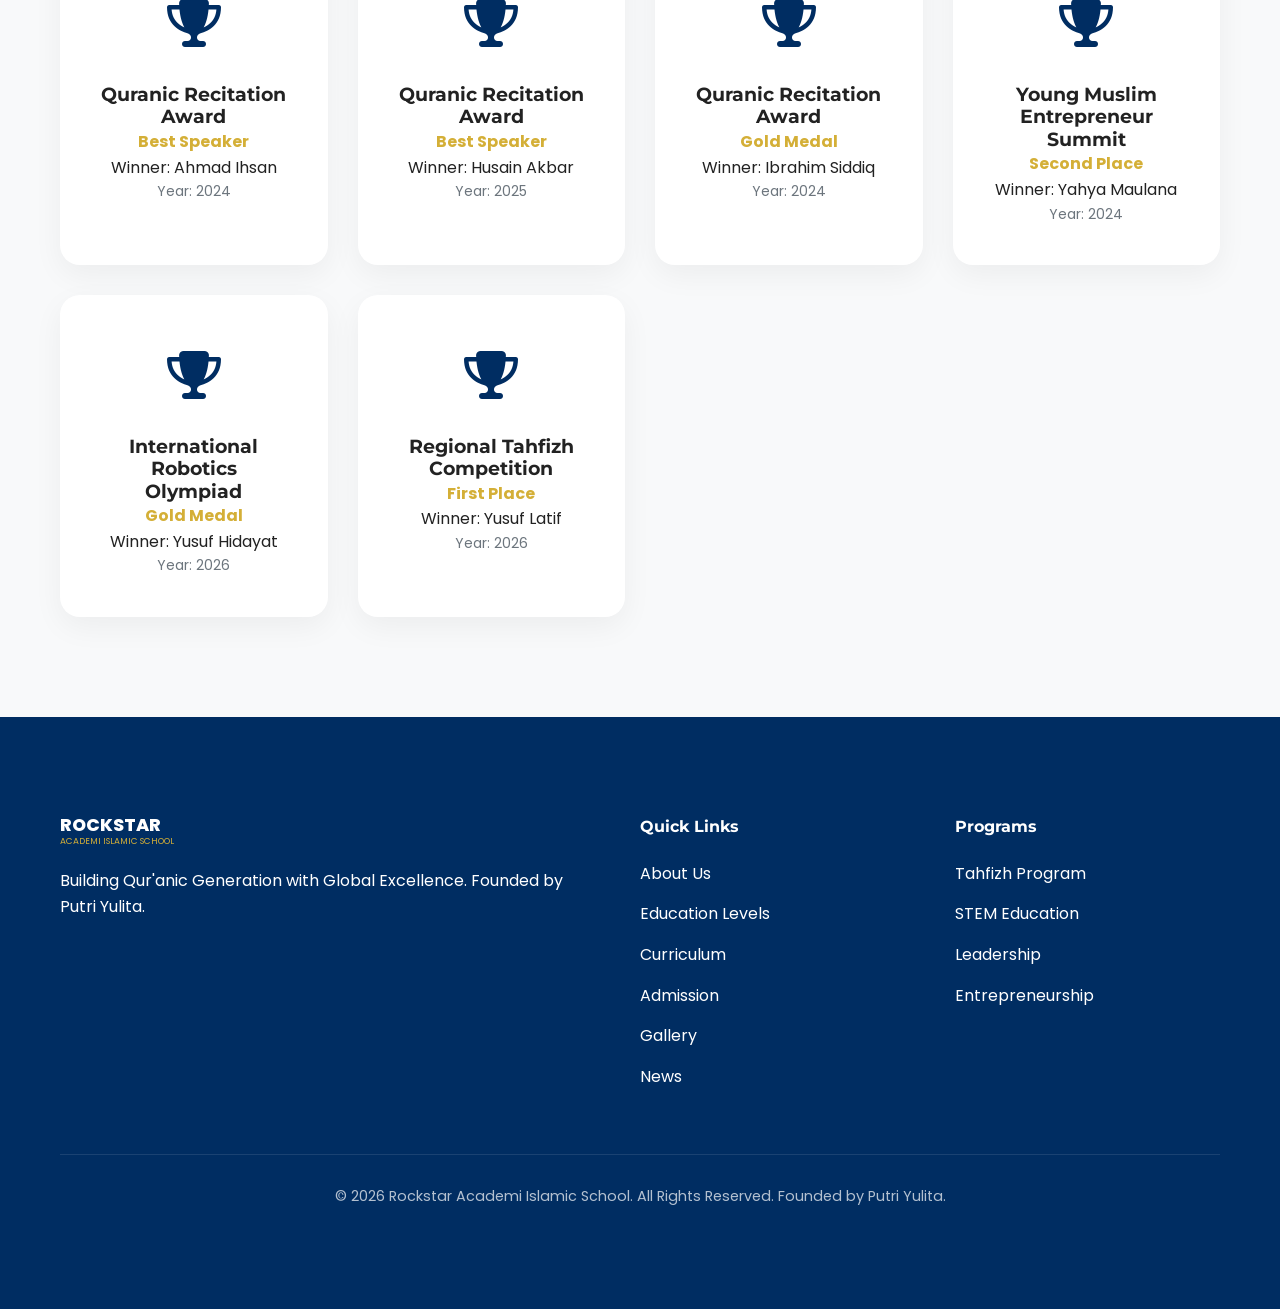
<file: achievements.html>
<!DOCTYPE html>
<html lang="en">
<head>
    <meta charset="UTF-8">
    <meta name="viewport" content="width=device-width, initial-scale=1.0">
    <title>Student Achievements | Rockstar Academi Islamic School</title>
    <!-- Google Fonts -->
    <link href="https://fonts.googleapis.com/css2?family=Montserrat:wght@400;500;600;700;800&family=Poppins:wght@300;400;500;600;700&display=swap" rel="stylesheet">
    <!-- Font Awesome -->
    <link rel="stylesheet" href="https://cdnjs.cloudflare.com/ajax/libs/font-awesome/6.4.0/css/all.min.css">
    <!-- AOS Animation -->
    <link href="https://unpkg.com/aos@2.3.1/dist/aos.css" rel="stylesheet">
    <link rel="stylesheet" href="style.css">
</head>
<body class="bg-light">

    <!-- Header & Navigation -->
    <header>
        <nav class="navbar scrolled">
            <div class="container">
                <div class="logo">
                    <a href="index.html">
                        <span class="logo-text">ROCKSTAR</span>
                        <span class="logo-sub">ACADEMI ISLAMIC SCHOOL</span>
                    </a>
                </div>
                <ul class="nav-links">
                    <li><a href="index.html">Home</a></li>
                    <li><a href="about.html">About</a></li>
                    <li><a href="levels.html">Levels</a></li>
                    <li><a href="curriculum.html">Curriculum</a></li>
                    <li><a href="programs.html">Programs</a></li>
                    <li><a href="facilities.html">Facilities</a></li>
                    <li><a href="gallery.html">Gallery</a></li>
                    <li><a href="news.html">News</a></li>
                    <li><a href="contact.html">Contact</a></li>
                    <li><a href="login.html">Login</a></li>
                    <li><a href="admission.html" class="btn btn-secondary">Admission</a></li>
                </ul>
                <div class="hamburger">
                    <span class="bar"></span>
                    <span class="bar"></span>
                    <span class="bar"></span>
                </div>
            </div>
        </nav>
    </header>

    <!-- Page Hero -->
    <section class="page-hero">
        <div class="container">
            <div class="hero-content" data-aos="fade-up">
                <h1 class="main-title">Celebrating Excellence</h1>
                <p class="hero-desc">Discover the remarkable achievements of our students in local and international competitions.</p>
            </div>
        </div>
    </section>

    <!-- Achievements Grid Section -->
    <section class="achievements-section section-padding">
        <div class="container">
            <div class="section-header text-center mb-5" data-aos="fade-up">
                <h2 class="section-title">Wall of Fame</h2>
                <p>Nurturing talent and celebrating success in every field.</p>
            </div>

            <div id="achievement-grid" class="level-cards">
                <!-- Populated by script.js -->
            </div>
        </div>
    </section>

    <!-- Footer -->
    <footer class="footer section-padding bg-primary text-white">
        <div class="container">
            <div class="footer-grid">
                <div class="footer-brand">
                    <div class="logo">
                        <a href="index.html" class="text-white">
                            <span class="logo-text">ROCKSTAR</span>
                            <span class="logo-sub">ACADEMI ISLAMIC SCHOOL</span>
                        </a>
                    </div>
                    <p>Building Qur'anic Generation with Global Excellence. Founded by Putri Yulita.</p>
                </div>
                <div class="footer-links">
                    <h4>Quick Links</h4>
                    <ul>
                        <li><a href="about.html">About Us</a></li>
                        <li><a href="levels.html">Education Levels</a></li>
                        <li><a href="curriculum.html">Curriculum</a></li>
                        <li><a href="admission.html">Admission</a></li>
                        <li><a href="gallery.html">Gallery</a></li>
                        <li><a href="news.html">News</a></li>
                    </ul>
                </div>
                <div class="footer-programs">
                    <h4>Programs</h4>
                    <ul>
                        <li><a href="programs.html">Tahfizh Program</a></li>
                        <li><a href="programs.html">STEM Education</a></li>
                        <li><a href="programs.html">Leadership</a></li>
                        <li><a href="programs.html">Entrepreneurship</a></li>
                    </ul>
                </div>
            </div>
            <div class="footer-bottom">
                <p>&copy; 2026 Rockstar Academi Islamic School. All Rights Reserved. Founded by Putri Yulita.</p>
            </div>
        </div>
    </footer>

    <!-- Scripts -->
    <script src="https://unpkg.com/aos@2.3.1/dist/aos.js"></script>
    <script src="script.js"></script>
</body>
</html>
</file>
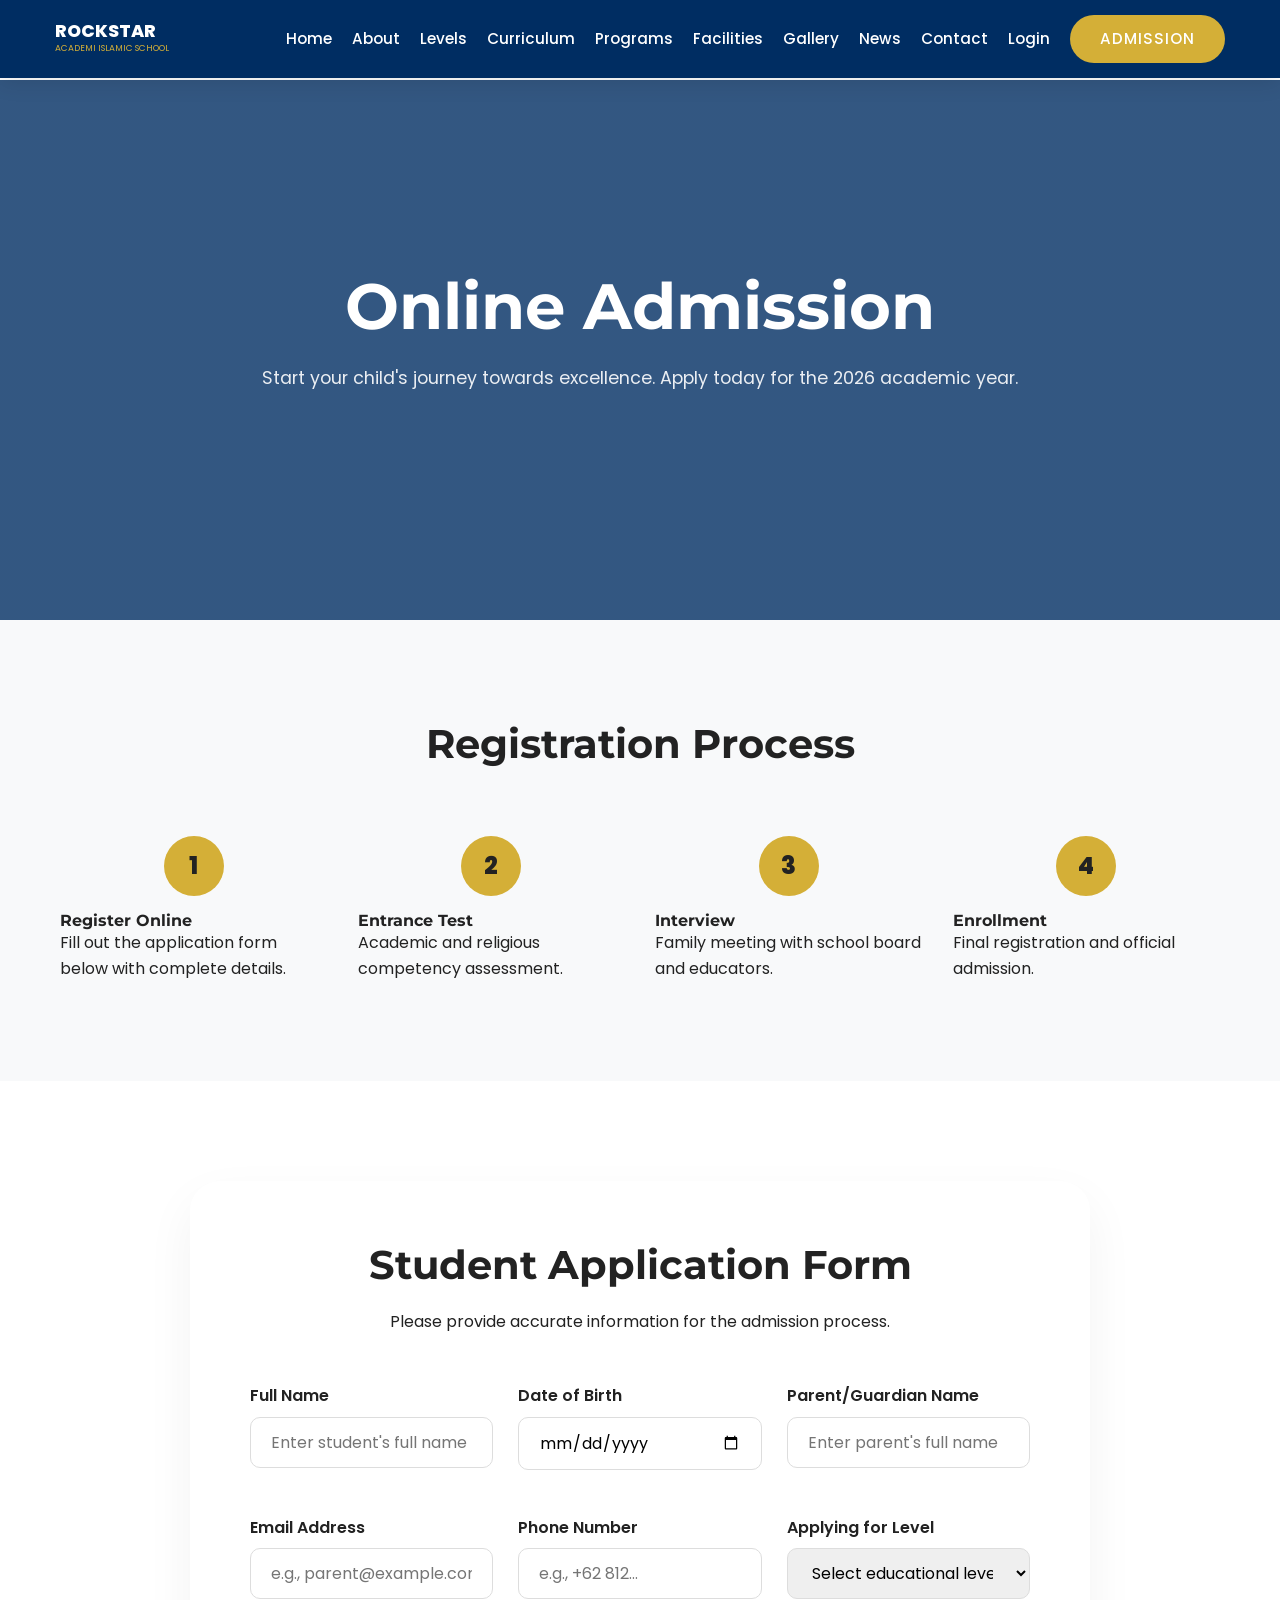
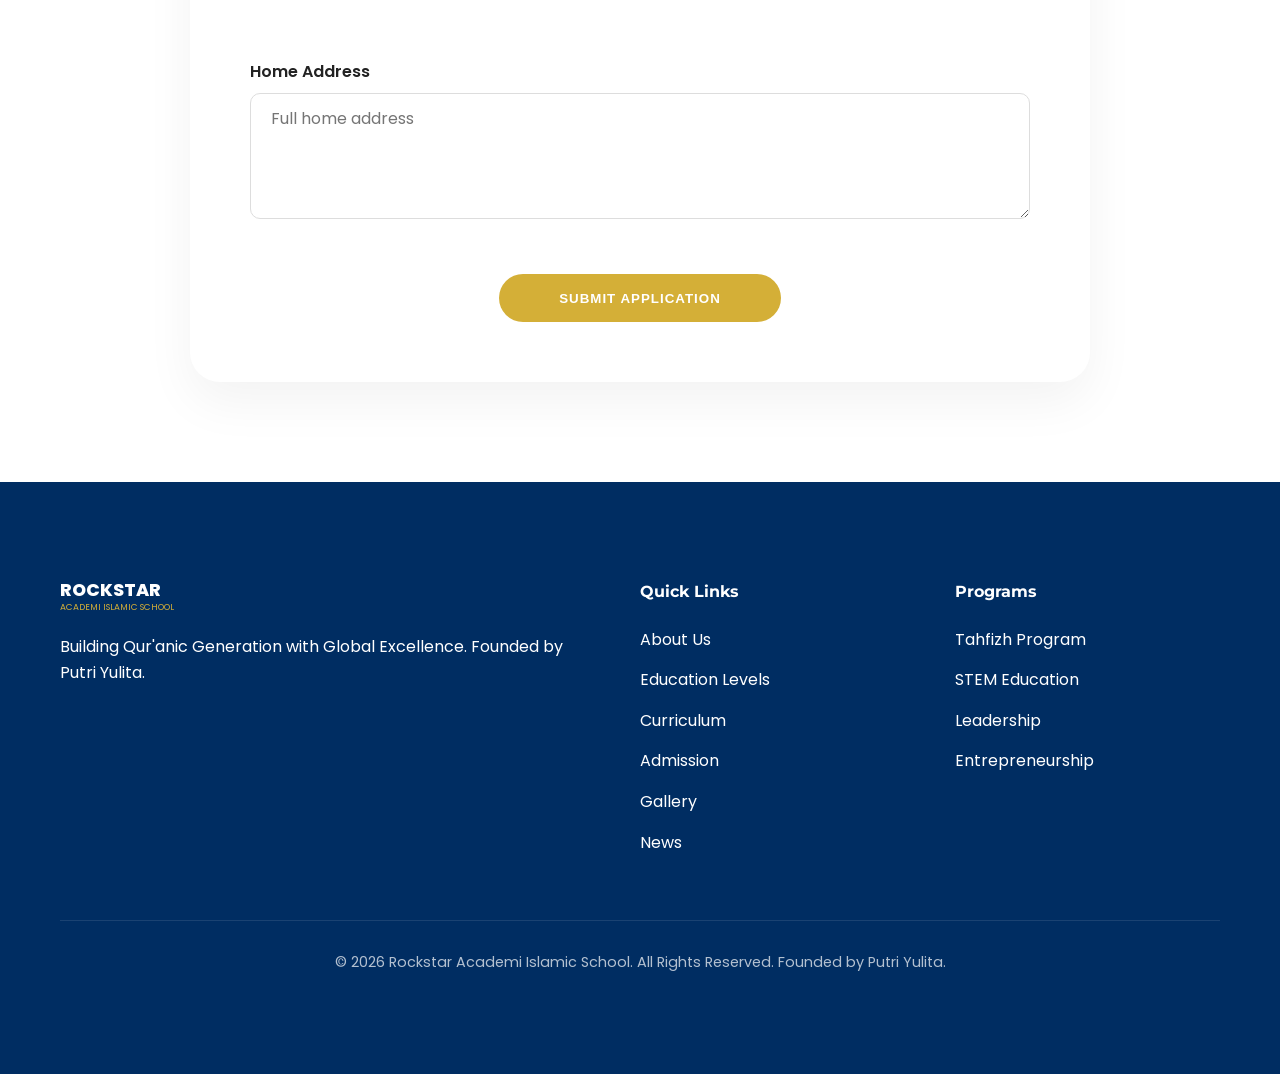
<file: admission.html>
<!DOCTYPE html>
<html lang="en">
<head>
    <meta charset="UTF-8">
    <meta name="viewport" content="width=device-width, initial-scale=1.0">
    <title>Admission | Rockstar Academi Islamic School</title>
    <!-- Google Fonts -->
    <link href="https://fonts.googleapis.com/css2?family=Montserrat:wght@400;500;600;700;800&family=Poppins:wght@300;400;500;600;700&display=swap" rel="stylesheet">
    <!-- Font Awesome -->
    <link rel="stylesheet" href="https://cdnjs.cloudflare.com/ajax/libs/font-awesome/6.4.0/css/all.min.css">
    <!-- AOS Animation -->
    <link href="https://unpkg.com/aos@2.3.1/dist/aos.css" rel="stylesheet">
    <link rel="stylesheet" href="style.css">
</head>
<body>

    <!-- Header & Navigation -->
    <header>
        <nav class="navbar scrolled">
            <div class="container">
                <div class="logo">
                    <a href="index.html">
                        <span class="logo-text">ROCKSTAR</span>
                        <span class="logo-sub">ACADEMI ISLAMIC SCHOOL</span>
                    </a>
                </div>
                <ul class="nav-links">
                    <li><a href="index.html">Home</a></li>
                    <li><a href="about.html">About</a></li>
                    <li><a href="levels.html">Levels</a></li>
                    <li><a href="curriculum.html">Curriculum</a></li>
                    <li><a href="programs.html">Programs</a></li>
                    <li><a href="facilities.html">Facilities</a></li>
                    <li><a href="gallery.html">Gallery</a></li>
                    <li><a href="news.html">News</a></li>
                    <li><a href="contact.html">Contact</a></li>
                    <li><a href="login.html">Login</a></li>
                    <li><a href="admission.html" class="btn btn-secondary">Admission</a></li>
                </ul>
                <div class="hamburger">
                    <span class="bar"></span>
                    <span class="bar"></span>
                    <span class="bar"></span>
                </div>
            </div>
        </nav>
    </header>

    <!-- Page Hero -->
    <section class="page-hero">
        <div class="container">
            <div class="hero-content" data-aos="fade-up">
                <h1 class="main-title">Online Admission</h1>
                <p class="hero-desc">Start your child's journey towards excellence. Apply today for the 2026 academic year.</p>
            </div>
        </div>
    </section>

    <!-- Admission Steps -->
    <section class="admission-steps section-padding bg-light">
        <div class="container">
            <div class="section-header text-center mb-5" data-aos="fade-up">
                <h2 class="section-title">Registration Process</h2>
            </div>
            <div class="steps-grid">
                <div class="step" data-aos="fade-up">
                    <div class="step-num">1</div>
                    <h4>Register Online</h4>
                    <p>Fill out the application form below with complete details.</p>
                </div>
                <div class="step" data-aos="fade-up" data-aos-delay="100">
                    <div class="step-num">2</div>
                    <h4>Entrance Test</h4>
                    <p>Academic and religious competency assessment.</p>
                </div>
                <div class="step" data-aos="fade-up" data-aos-delay="200">
                    <div class="step-num">3</div>
                    <h4>Interview</h4>
                    <p>Family meeting with school board and educators.</p>
                </div>
                <div class="step" data-aos="fade-up" data-aos-delay="300">
                    <div class="step-num">4</div>
                    <h4>Enrollment</h4>
                    <p>Final registration and official admission.</p>
                </div>
            </div>
        </div>
    </section>

    <!-- Registration Form -->
    <section id="register" class="registration-form section-padding">
        <div class="container">
            <div class="form-container" data-aos="fade-up">
                <div class="text-center mb-5">
                    <h2 class="section-title">Student Application Form</h2>
                    <p>Please provide accurate information for the admission process.</p>
                </div>
                
                <form id="admission-form-large">
                    <div class="dashboard-grid" style="gap: 25px;">
                        <div class="form-group">
                            <label for="stu-name">Full Name</label>
                            <input type="text" id="stu-name" placeholder="Enter student's full name" required>
                        </div>
                        <div class="form-group">
                            <label for="stu-dob">Date of Birth</label>
                            <input type="date" id="stu-dob" required>
                        </div>
                        <div class="form-group">
                            <label for="parent-name">Parent/Guardian Name</label>
                            <input type="text" id="parent-name" placeholder="Enter parent's full name" required>
                        </div>
                        <div class="form-group">
                            <label for="email">Email Address</label>
                            <input type="email" id="email" placeholder="e.g., parent@example.com" required>
                        </div>
                        <div class="form-group">
                            <label for="phone">Phone Number</label>
                            <input type="tel" id="phone" placeholder="e.g., +62 812..." required>
                        </div>
                        <div class="form-group">
                            <label for="level">Applying for Level</label>
                            <select id="level" required>
                                <option value="" disabled selected>Select educational level</option>
                                <option value="Early Childhood">Early Childhood (Pre-K)</option>
                                <option value="Kindergarten">Kindergarten</option>
                                <option value="Primary School">Primary School (Elementary)</option>
                                <option value="Secondary School">Secondary School (Middle/High)</option>
                            </select>
                        </div>
                    </div>
                    
                    <div class="form-group mt-4">
                        <label for="address">Home Address</label>
                        <textarea id="address" rows="4" placeholder="Full home address"></textarea>
                    </div>

                    <div class="text-center mt-5">
                        <button type="submit" class="btn btn-secondary" style="padding: 15px 60px;">Submit Application</button>
                    </div>
                </form>
            </div>
        </div>
    </section>

    <!-- Footer -->
    <footer class="footer section-padding bg-primary text-white">
        <div class="container">
            <div class="footer-grid">
                <div class="footer-brand">
                    <div class="logo">
                        <a href="index.html" class="text-white">
                            <span class="logo-text">ROCKSTAR</span>
                            <span class="logo-sub">ACADEMI ISLAMIC SCHOOL</span>
                        </a>
                    </div>
                    <p>Building Qur'anic Generation with Global Excellence. Founded by Putri Yulita.</p>
                </div>
                <div class="footer-links">
                    <h4>Quick Links</h4>
                    <ul>
                        <li><a href="about.html">About Us</a></li>
                        <li><a href="levels.html">Education Levels</a></li>
                        <li><a href="curriculum.html">Curriculum</a></li>
                        <li><a href="admission.html">Admission</a></li>
                        <li><a href="gallery.html">Gallery</a></li>
                        <li><a href="news.html">News</a></li>
                    </ul>
                </div>
                <div class="footer-programs">
                    <h4>Programs</h4>
                    <ul>
                        <li><a href="programs.html">Tahfizh Program</a></li>
                        <li><a href="programs.html">STEM Education</a></li>
                        <li><a href="programs.html">Leadership</a></li>
                        <li><a href="programs.html">Entrepreneurship</a></li>
                    </ul>
                </div>
            </div>
            <div class="footer-bottom">
                <p>&copy; 2026 Rockstar Academi Islamic School. All Rights Reserved. Founded by Putri Yulita.</p>
            </div>
        </div>
    </footer>

    <!-- Scripts -->
    <script src="https://unpkg.com/aos@2.3.1/dist/aos.js"></script>
    <script src="script.js"></script>
</body>
</html>
</file>
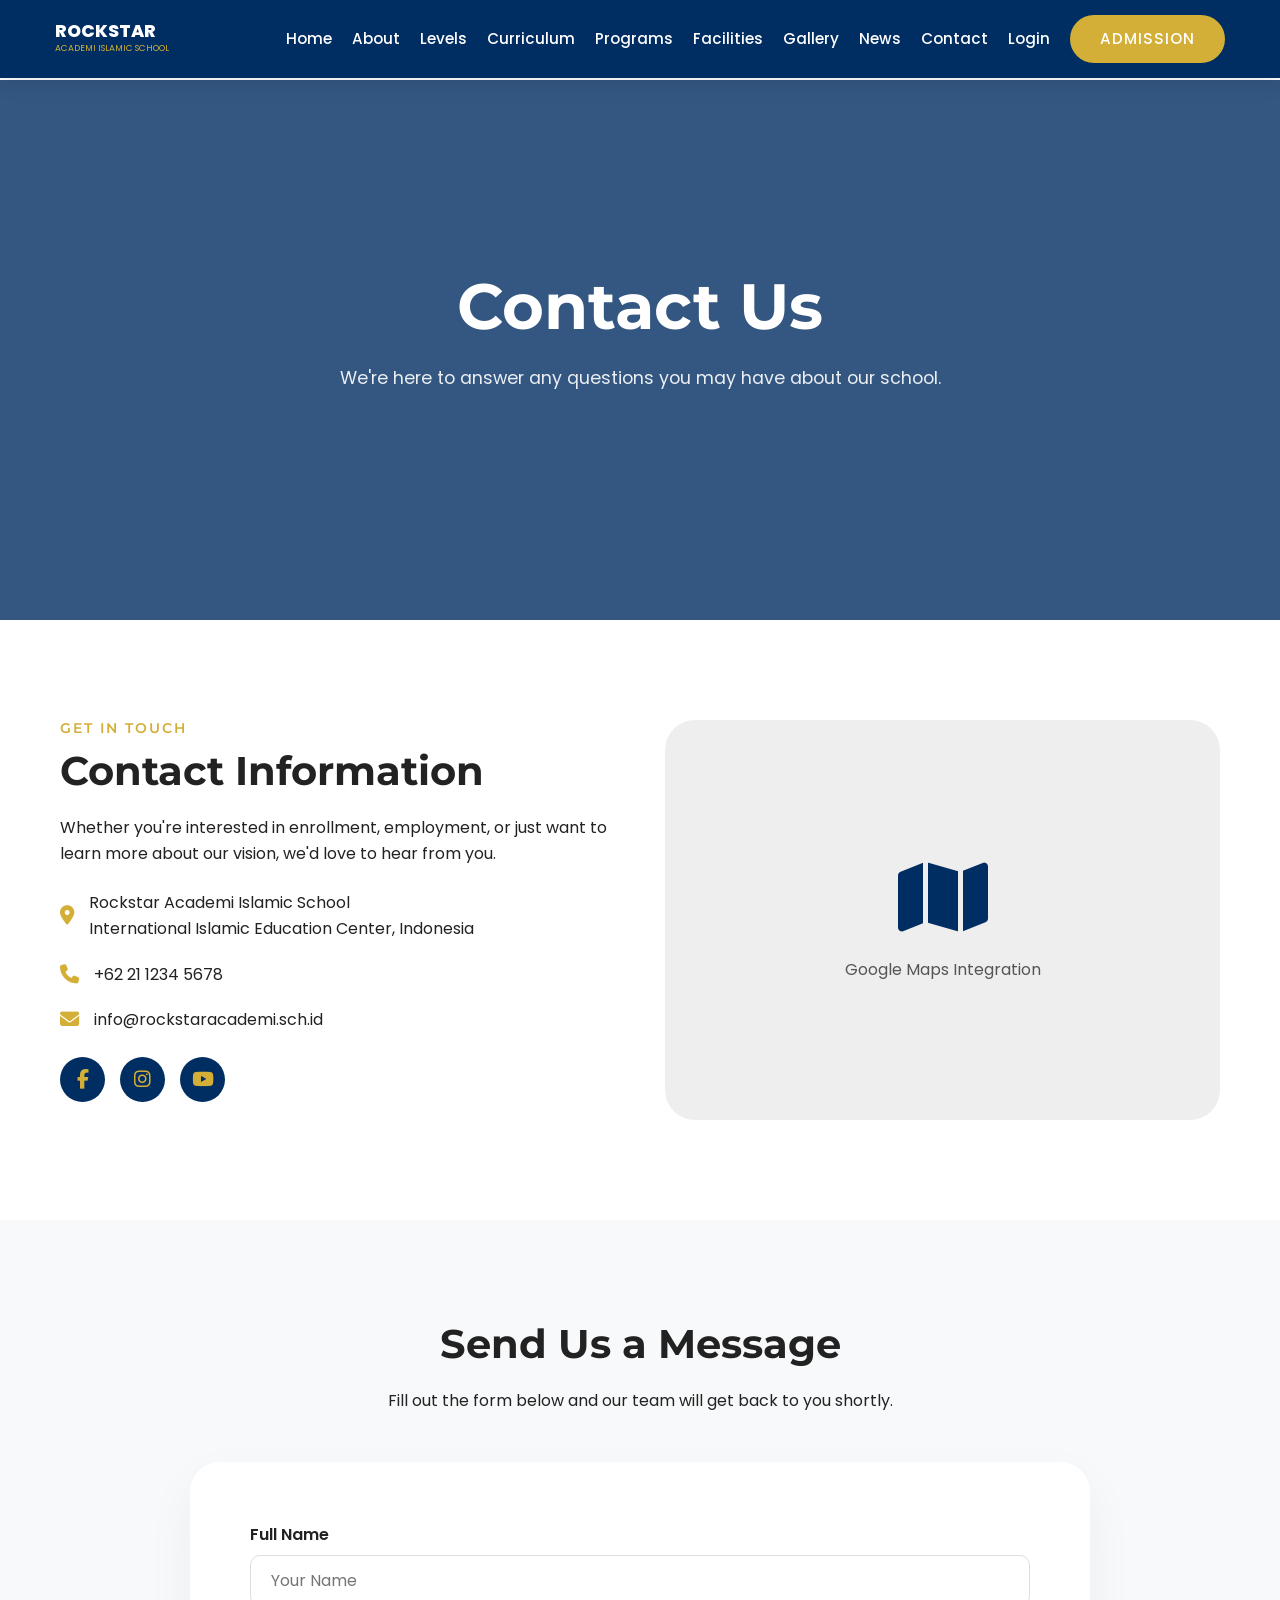
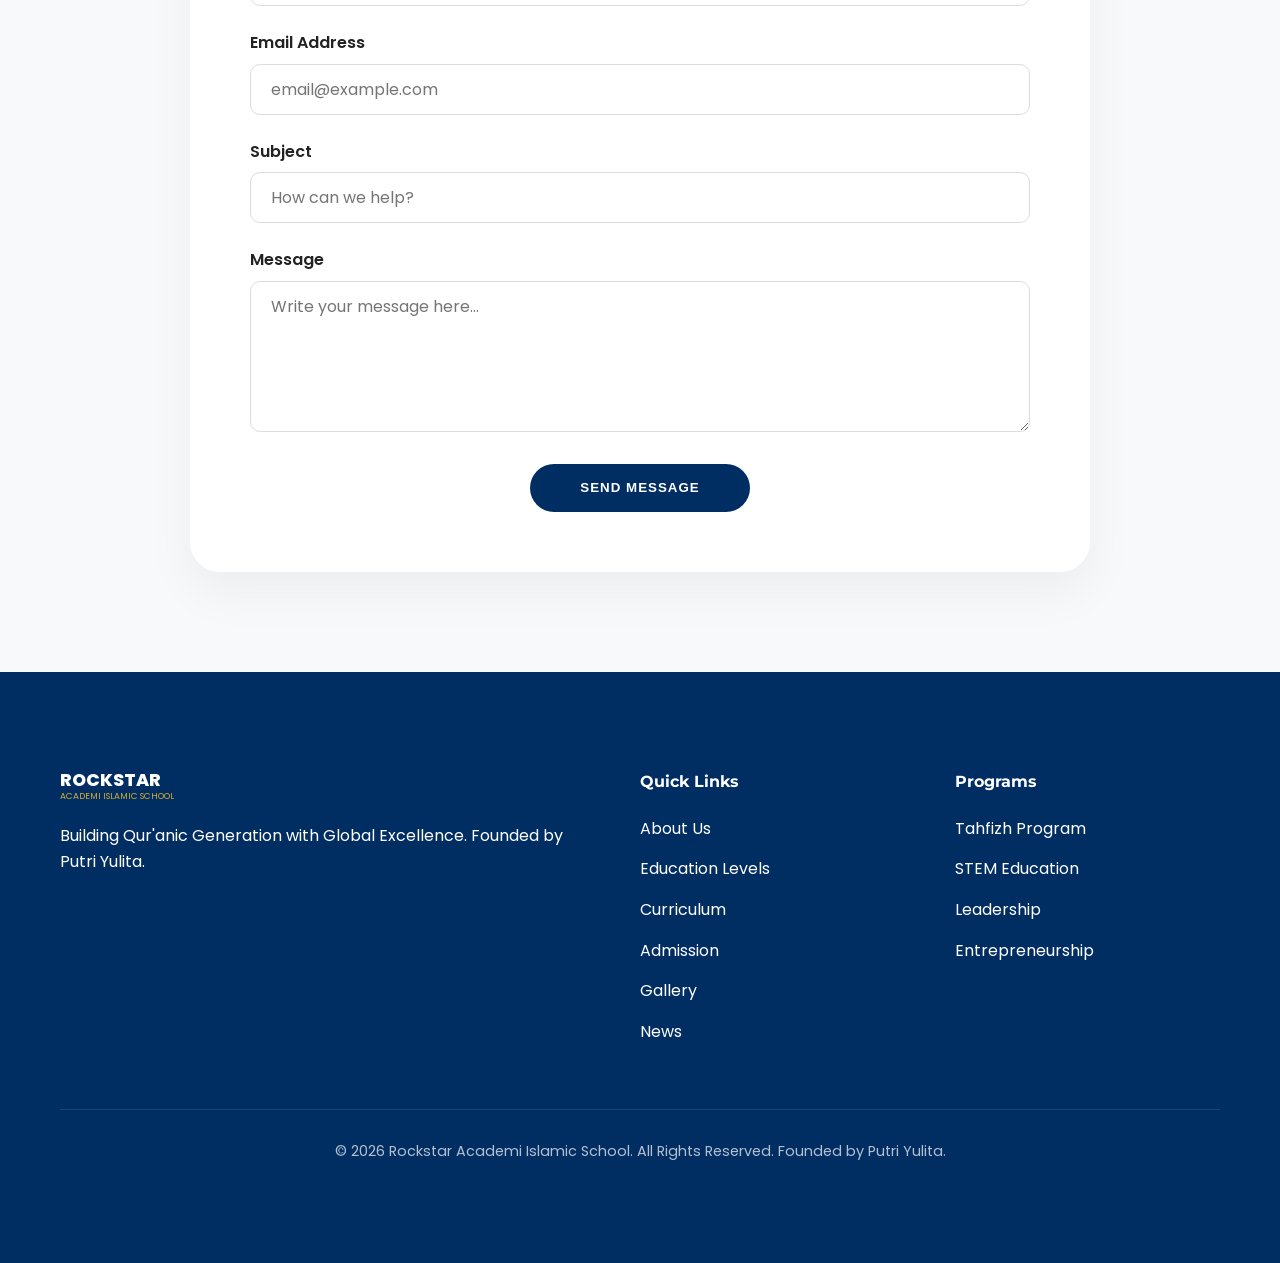
<file: contact.html>
<!DOCTYPE html>
<html lang="en">
<head>
    <meta charset="UTF-8">
    <meta name="viewport" content="width=device-width, initial-scale=1.0">
    <title>Contact Us | Rockstar Academi Islamic School</title>
    <!-- Google Fonts -->
    <link href="https://fonts.googleapis.com/css2?family=Montserrat:wght@400;500;600;700;800&family=Poppins:wght@300;400;500;600;700&display=swap" rel="stylesheet">
    <!-- Font Awesome -->
    <link rel="stylesheet" href="https://cdnjs.cloudflare.com/ajax/libs/font-awesome/6.4.0/css/all.min.css">
    <!-- AOS Animation -->
    <link href="https://unpkg.com/aos@2.3.1/dist/aos.css" rel="stylesheet">
    <link rel="stylesheet" href="style.css">
</head>
<body>

    <!-- Header & Navigation -->
    <header>
        <nav class="navbar scrolled">
            <div class="container">
                <div class="logo">
                    <a href="index.html">
                        <span class="logo-text">ROCKSTAR</span>
                        <span class="logo-sub">ACADEMI ISLAMIC SCHOOL</span>
                    </a>
                </div>
                <ul class="nav-links">
                    <li><a href="index.html">Home</a></li>
                    <li><a href="about.html">About</a></li>
                    <li><a href="levels.html">Levels</a></li>
                    <li><a href="curriculum.html">Curriculum</a></li>
                    <li><a href="programs.html">Programs</a></li>
                    <li><a href="facilities.html">Facilities</a></li>
                    <li><a href="gallery.html">Gallery</a></li>
                    <li><a href="news.html">News</a></li>
                    <li><a href="contact.html">Contact</a></li>
                    <li><a href="login.html">Login</a></li>
                    <li><a href="admission.html" class="btn btn-secondary">Admission</a></li>
                </ul>
                <div class="hamburger">
                    <span class="bar"></span>
                    <span class="bar"></span>
                    <span class="bar"></span>
                </div>
            </div>
        </nav>
    </header>

    <!-- Page Hero -->
    <section class="page-hero">
        <div class="container">
            <div class="hero-content" data-aos="fade-up">
                <h1 class="main-title">Contact Us</h1>
                <p class="hero-desc">We're here to answer any questions you may have about our school.</p>
            </div>
        </div>
    </section>

    <!-- Contact Info & Map -->
    <section class="contact-page section-padding">
        <div class="container">
            <div class="contact-grid">
                <div class="contact-info" data-aos="fade-right">
                    <h3 class="section-tag">Get in Touch</h3>
                    <h2 class="section-title">Contact Information</h2>
                    <p>Whether you're interested in enrollment, employment, or just want to learn more about our vision, we'd love to hear from you.</p>
                    
                    <div class="contact-details mt-4">
                        <p><i class="fas fa-map-marker-alt"></i> Rockstar Academi Islamic School<br>International Islamic Education Center, Indonesia</p>
                        <p><i class="fas fa-phone"></i> +62 21 1234 5678</p>
                        <p><i class="fas fa-envelope"></i> info@rockstaracademi.sch.id</p>
                    </div>
                    
                    <div class="social-links mt-4">
                        <a href="#"><i class="fab fa-facebook-f"></i></a>
                        <a href="#"><i class="fab fa-instagram"></i></a>
                        <a href="#"><i class="fab fa-youtube"></i></a>
                    </div>
                </div>
                <div class="contact-map" data-aos="fade-left">
                    <div class="map-placeholder" style="height: 100%; min-height: 400px; background: #eee; border-radius: 30px; display: flex; flex-direction: column; align-items: center; justify-content: center; color: var(--text-light);">
                        <i class="fas fa-map" style="font-size: 5rem; margin-bottom: 20px; color: var(--primary-color);"></i>
                        <p>Google Maps Integration</p>
                    </div>
                </div>
            </div>
        </div>
    </section>

    <!-- Contact Form -->
    <section class="contact-form-section section-padding bg-light">
        <div class="container">
            <div class="section-header text-center" data-aos="fade-up">
                <h2 class="section-title">Send Us a Message</h2>
                <p>Fill out the form below and our team will get back to you shortly.</p>
            </div>
            
            <div class="form-container mt-5" data-aos="fade-up">
                <form action="#">
                    <div class="form-group mb-4">
                        <label for="name">Full Name</label>
                        <input type="text" id="name" placeholder="Your Name" required>
                    </div>
                    <div class="form-group mb-4">
                        <label for="email">Email Address</label>
                        <input type="email" id="email" placeholder="email@example.com" required>
                    </div>
                    <div class="form-group mb-4">
                        <label for="subject">Subject</label>
                        <input type="text" id="subject" placeholder="How can we help?" required>
                    </div>
                    <div class="form-group mb-4">
                        <label for="message">Message</label>
                        <textarea id="message" rows="5" placeholder="Write your message here..." required></textarea>
                    </div>
                    <div class="text-center">
                        <button type="submit" class="btn btn-primary" style="padding: 15px 50px;">Send Message</button>
                    </div>
                </form>
            </div>
        </div>
    </section>

    <!-- Footer -->
    <footer class="footer section-padding bg-primary text-white">
        <div class="container">
            <div class="footer-grid">
                <div class="footer-brand">
                    <div class="logo">
                        <a href="index.html" class="text-white">
                            <span class="logo-text">ROCKSTAR</span>
                            <span class="logo-sub">ACADEMI ISLAMIC SCHOOL</span>
                        </a>
                    </div>
                    <p>Building Qur'anic Generation with Global Excellence. Founded by Putri Yulita.</p>
                </div>
                <div class="footer-links">
                    <h4>Quick Links</h4>
                    <ul>
                        <li><a href="about.html">About Us</a></li>
                        <li><a href="levels.html">Education Levels</a></li>
                        <li><a href="curriculum.html">Curriculum</a></li>
                        <li><a href="admission.html">Admission</a></li>
                        <li><a href="gallery.html">Gallery</a></li>
                        <li><a href="news.html">News</a></li>
                    </ul>
                </div>
                <div class="footer-programs">
                    <h4>Programs</h4>
                    <ul>
                        <li><a href="programs.html">Tahfizh Program</a></li>
                        <li><a href="programs.html">STEM Education</a></li>
                        <li><a href="programs.html">Leadership</a></li>
                        <li><a href="programs.html">Entrepreneurship</a></li>
                    </ul>
                </div>
            </div>
            <div class="footer-bottom">
                <p>&copy; 2026 Rockstar Academi Islamic School. All Rights Reserved. Founded by Putri Yulita.</p>
            </div>
        </div>
    </footer>

    <!-- Scripts -->
    <script src="https://unpkg.com/aos@2.3.1/dist/aos.js"></script>
    <script src="script.js"></script>
</body>
</html>
</file>
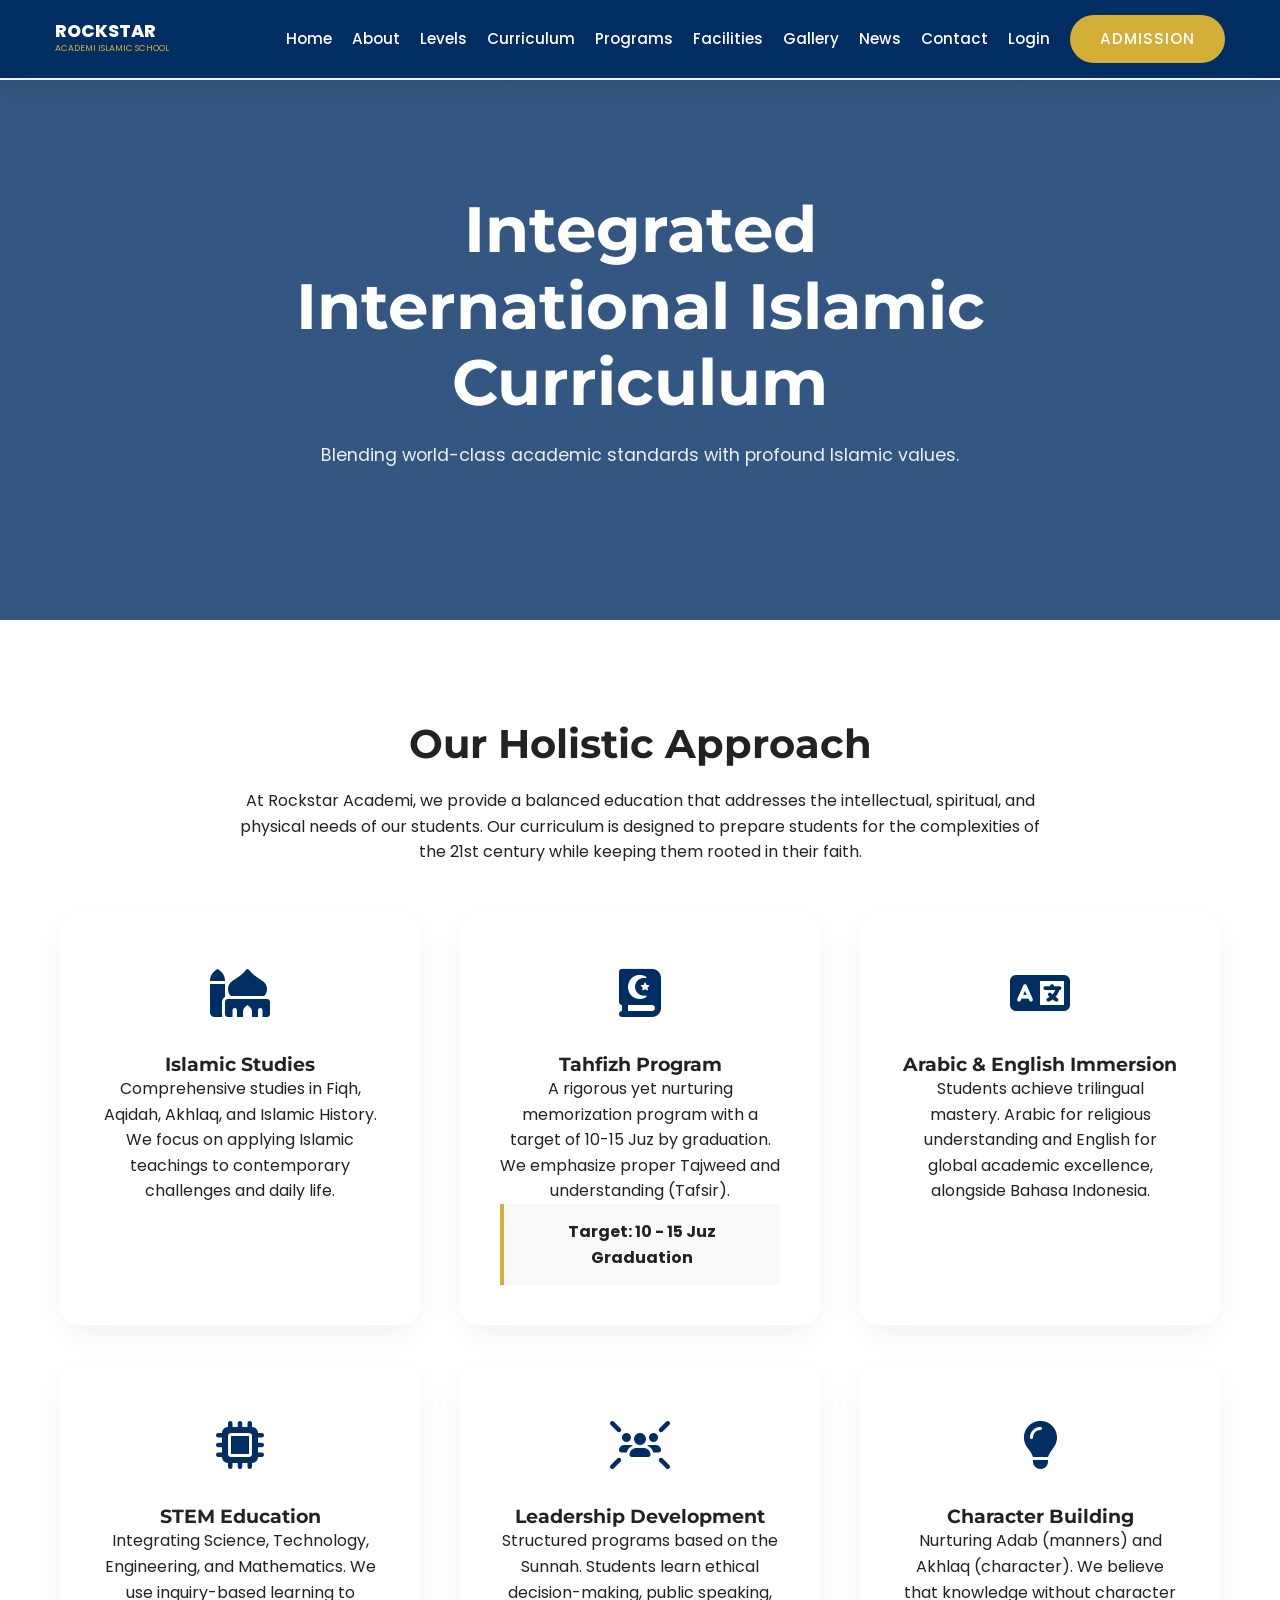
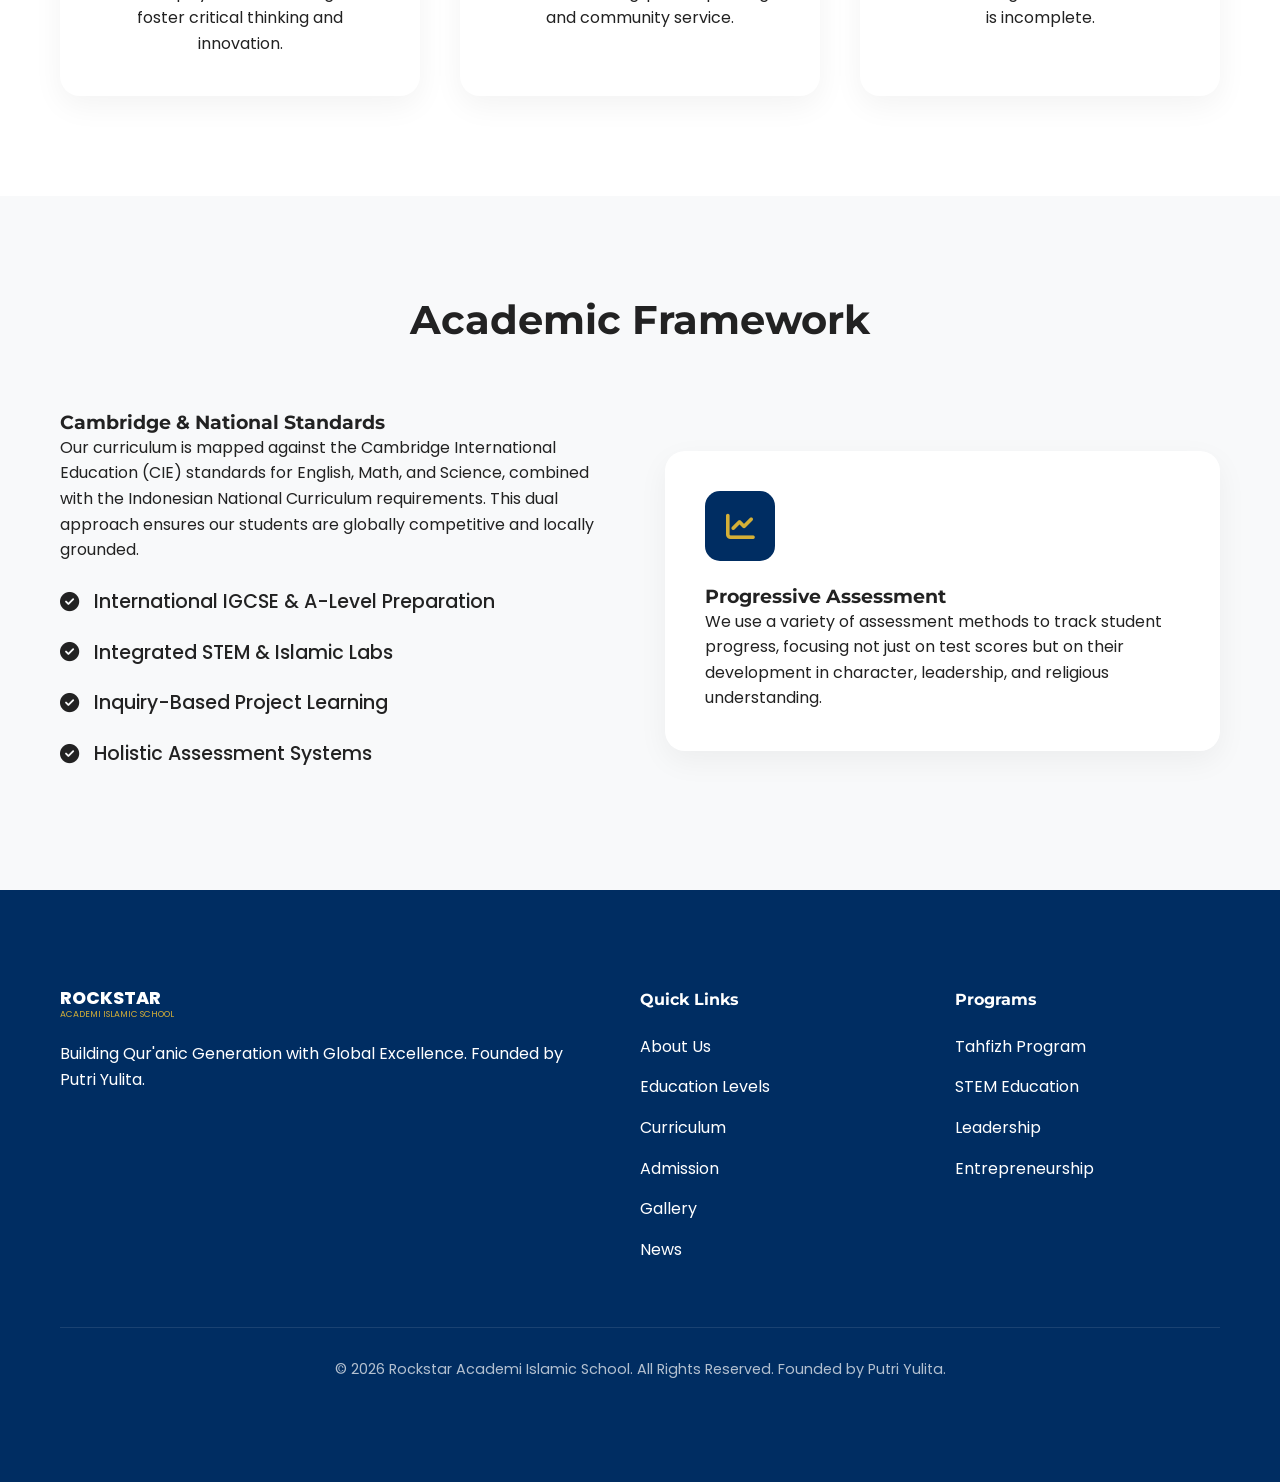
<file: curriculum.html>
<!DOCTYPE html>
<html lang="en">
<head>
    <meta charset="UTF-8">
    <meta name="viewport" content="width=device-width, initial-scale=1.0">
    <title>Curriculum | Rockstar Academi Islamic School</title>
    <!-- Google Fonts -->
    <link href="https://fonts.googleapis.com/css2?family=Montserrat:wght@400;500;600;700;800&family=Poppins:wght@300;400;500;600;700&display=swap" rel="stylesheet">
    <!-- Font Awesome -->
    <link rel="stylesheet" href="https://cdnjs.cloudflare.com/ajax/libs/font-awesome/6.4.0/css/all.min.css">
    <!-- AOS Animation -->
    <link href="https://unpkg.com/aos@2.3.1/dist/aos.css" rel="stylesheet">
    <link rel="stylesheet" href="style.css">
</head>
<body>

    <!-- Header & Navigation -->
    <header>
        <nav class="navbar scrolled">
            <div class="container">
                <div class="logo">
                    <a href="index.html">
                        <span class="logo-text">ROCKSTAR</span>
                        <span class="logo-sub">ACADEMI ISLAMIC SCHOOL</span>
                    </a>
                </div>
                <ul class="nav-links">
                    <li><a href="index.html">Home</a></li>
                    <li><a href="about.html">About</a></li>
                    <li><a href="levels.html">Levels</a></li>
                    <li><a href="curriculum.html">Curriculum</a></li>
                    <li><a href="programs.html">Programs</a></li>
                    <li><a href="facilities.html">Facilities</a></li>
                    <li><a href="gallery.html">Gallery</a></li>
                    <li><a href="news.html">News</a></li>
                    <li><a href="contact.html">Contact</a></li>
                    <li><a href="login.html">Login</a></li>
                    <li><a href="admission.html" class="btn btn-secondary">Admission</a></li>
                </ul>
                <div class="hamburger">
                    <span class="bar"></span>
                    <span class="bar)</span>
                    <span class="bar"></span>
                </div>
            </div>
        </nav>
    </header>

    <!-- Page Hero -->
    <section class="page-hero">
        <div class="container">
            <div class="hero-content" data-aos="fade-up">
                <h1 class="main-title">Integrated International Islamic Curriculum</h1>
                <p class="hero-desc">Blending world-class academic standards with profound Islamic values.</p>
            </div>
        </div>
    </section>

    <!-- Curriculum Overview -->
    <section class="curriculum-overview section-padding">
        <div class="container">
            <div class="section-header text-center" data-aos="fade-up">
                <h2 class="section-title">Our Holistic Approach</h2>
                <p style="max-width: 800px; margin: 0 auto;">At Rockstar Academi, we provide a balanced education that addresses the intellectual, spiritual, and physical needs of our students. Our curriculum is designed to prepare students for the complexities of the 21st century while keeping them rooted in their faith.</p>
            </div>
            
            <div class="curriculum-detail-grid mt-5" style="display: grid; grid-template-columns: repeat(auto-fit, minmax(350px, 1fr)); gap: 40px;">
                <div class="card" data-aos="fade-up">
                    <div class="card-icon"><i class="fas fa-mosque"></i></div>
                    <h3>Islamic Studies</h3>
                    <p>Comprehensive studies in Fiqh, Aqidah, Akhlaq, and Islamic History. We focus on applying Islamic teachings to contemporary challenges and daily life.</p>
                </div>
                
                <div class="card" data-aos="fade-up" data-aos-delay="100">
                    <div class="card-icon"><i class="fas fa-book-quran"></i></div>
                    <h3>Tahfizh Program</h3>
                    <p>A rigorous yet nurturing memorization program with a target of 10-15 Juz by graduation. We emphasize proper Tajweed and understanding (Tafsir).</p>
                    <div class="highlight-box mt-3" style="background: var(--bg-light); padding: 15px; border-left: 4px solid var(--secondary-color);">
                        <strong>Target: 10 - 15 Juz Graduation</strong>
                    </div>
                </div>

                <div class="card" data-aos="fade-up" data-aos-delay="200">
                    <div class="card-icon"><i class="fas fa-language"></i></div>
                    <h3>Arabic & English Immersion</h3>
                    <p>Students achieve trilingual mastery. Arabic for religious understanding and English for global academic excellence, alongside Bahasa Indonesia.</p>
                </div>

                <div class="card" data-aos="fade-up" data-aos-delay="300">
                    <div class="card-icon"><i class="fas fa-microchip"></i></div>
                    <h3>STEM Education</h3>
                    <p>Integrating Science, Technology, Engineering, and Mathematics. We use inquiry-based learning to foster critical thinking and innovation.</p>
                </div>

                <div class="card" data-aos="fade-up" data-aos-delay="400">
                    <div class="card-icon"><i class="fas fa-users-rays"></i></div>
                    <h3>Leadership Development</h3>
                    <p>Structured programs based on the Sunnah. Students learn ethical decision-making, public speaking, and community service.</p>
                </div>

                <div class="card" data-aos="fade-up" data-aos-delay="500">
                    <div class="card-icon"><i class="fas fa-lightbulb"></i></div>
                    <h3>Character Building</h3>
                    <p>Nurturing Adab (manners) and Akhlaq (character). We believe that knowledge without character is incomplete.</p>
                </div>
            </div>
        </div>
    </section>

    <!-- Academic Framework -->
    <section class="academic-framework section-padding bg-light">
        <div class="container">
            <div class="section-header text-center" data-aos="fade-up">
                <h2 class="section-title">Academic Framework</h2>
            </div>
            <div class="framework-content mt-5" style="display: grid; grid-template-columns: 1fr 1fr; gap: 50px; align-items: center;">
                <div data-aos="fade-right">
                    <h3 class="mb-3">Cambridge & National Standards</h3>
                    <p>Our curriculum is mapped against the Cambridge International Education (CIE) standards for English, Math, and Science, combined with the Indonesian National Curriculum requirements. This dual approach ensures our students are globally competitive and locally grounded.</p>
                    <ul class="styled-list mt-4">
                        <li><i class="fas fa-check-circle"></i> International IGCSE & A-Level Preparation</li>
                        <li><i class="fas fa-check-circle"></i> Integrated STEM & Islamic Labs</li>
                        <li><i class="fas fa-check-circle"></i> Inquiry-Based Project Learning</li>
                        <li><i class="fas fa-check-circle"></i> Holistic Assessment Systems</li>
                    </ul>
                </div>
                <div data-aos="fade-left" style="background: white; padding: 40px; border-radius: 20px; box-shadow: 0 10px 30px rgba(0,0,0,0.05);">
                    <div class="icon-box"><i class="fas fa-chart-line"></i></div>
                    <h3>Progressive Assessment</h3>
                    <p>We use a variety of assessment methods to track student progress, focusing not just on test scores but on their development in character, leadership, and religious understanding.</p>
                </div>
            </div>
        </div>
    </section>

    <!-- Footer -->
    <footer class="footer section-padding bg-primary text-white">
        <div class="container">
            <div class="footer-grid">
                <div class="footer-brand">
                    <div class="logo">
                        <a href="index.html" class="text-white">
                            <span class="logo-text">ROCKSTAR</span>
                            <span class="logo-sub">ACADEMI ISLAMIC SCHOOL</span>
                        </a>
                    </div>
                    <p>Building Qur'anic Generation with Global Excellence. Founded by Putri Yulita.</p>
                </div>
                <div class="footer-links">
                    <h4>Quick Links</h4>
                    <ul>
                        <li><a href="about.html">About Us</a></li>
                        <li><a href="levels.html">Education Levels</a></li>
                        <li><a href="curriculum.html">Curriculum</a></li>
                        <li><a href="admission.html">Admission</a></li>
                        <li><a href="gallery.html">Gallery</a></li>
                        <li><a href="news.html">News</a></li>
                    </ul>
                </div>
                <div class="footer-programs">
                    <h4>Programs</h4>
                    <ul>
                        <li><a href="programs.html">Tahfizh Program</a></li>
                        <li><a href="programs.html">STEM Education</a></li>
                        <li><a href="programs.html">Leadership</a></li>
                        <li><a href="programs.html">Entrepreneurship</a></li>
                    </ul>
                </div>
            </div>
            <div class="footer-bottom">
                <p>&copy; 2026 Rockstar Academi Islamic School. All Rights Reserved. Founded by Putri Yulita.</p>
            </div>
        </div>
    </footer>

    <!-- Scripts -->
    <script src="https://unpkg.com/aos@2.3.1/dist/aos.js"></script>
    <script src="script.js"></script>
</body>
</html>
</file>
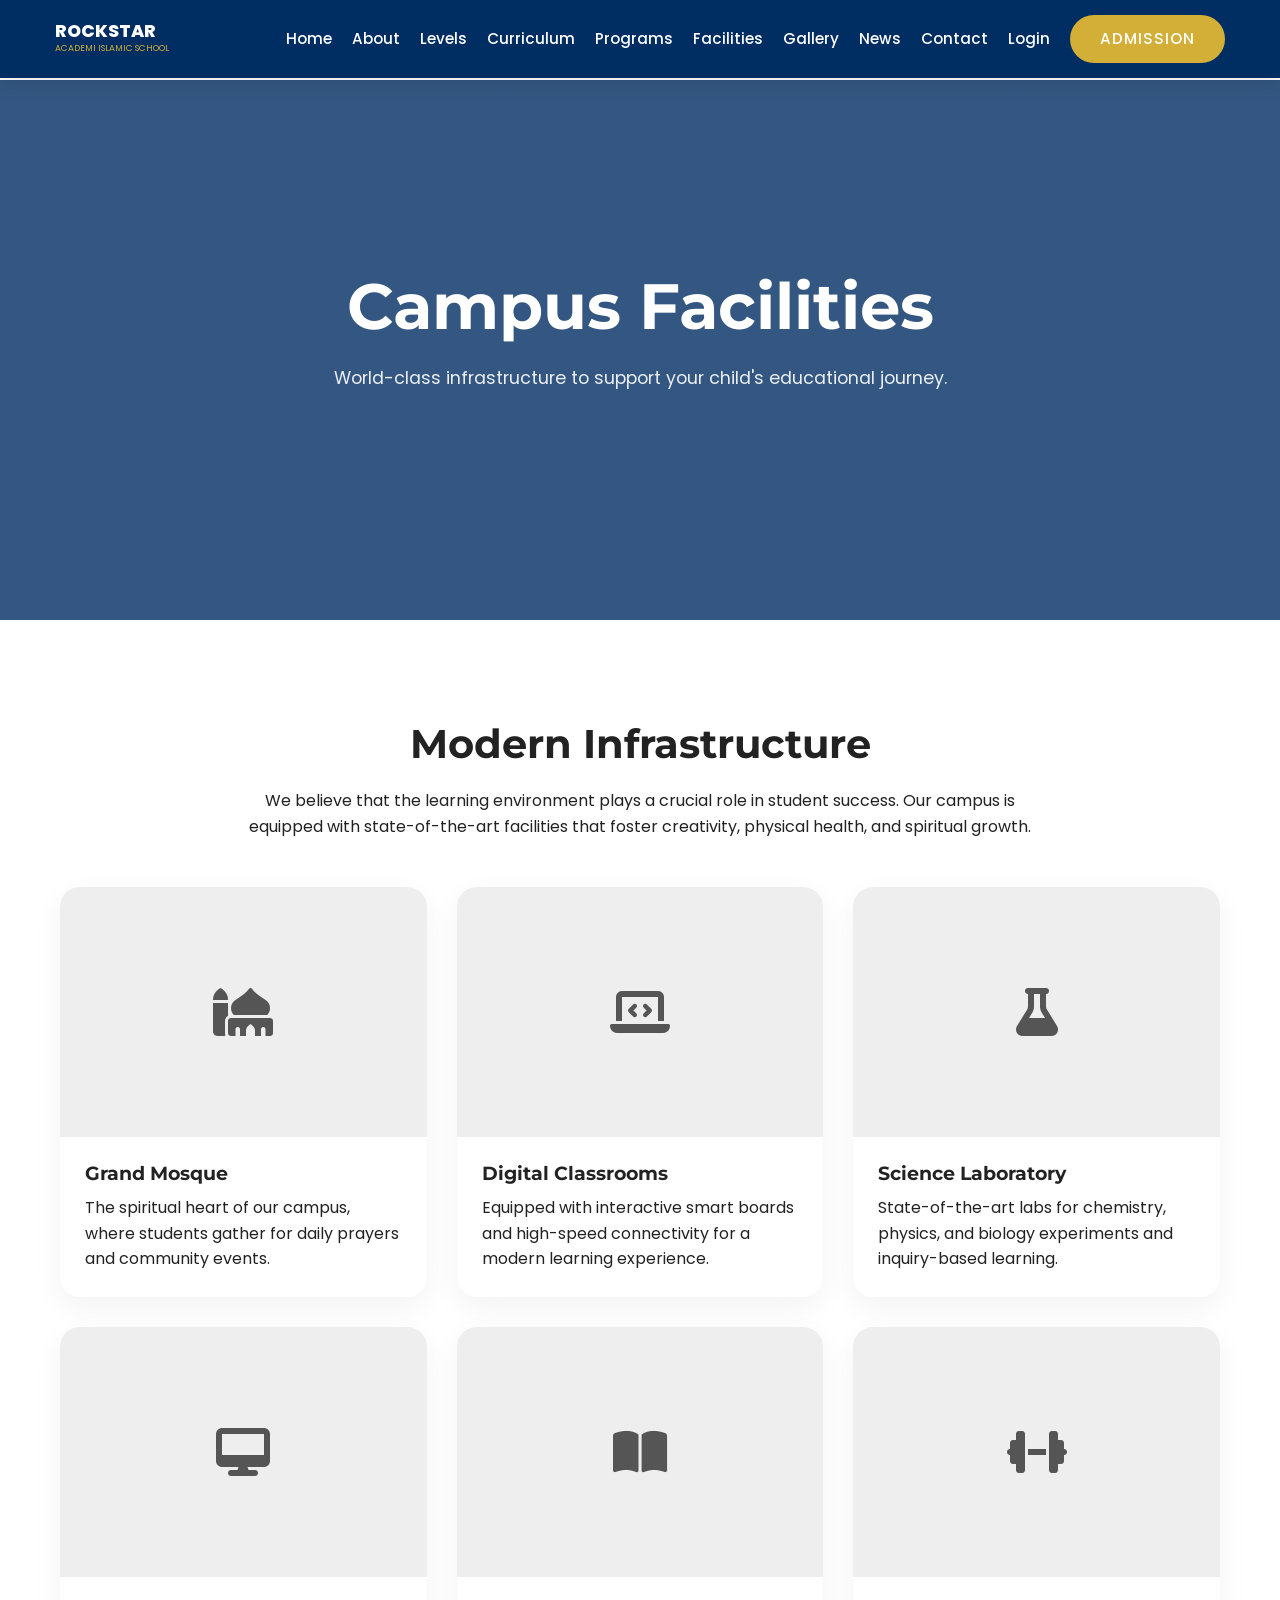
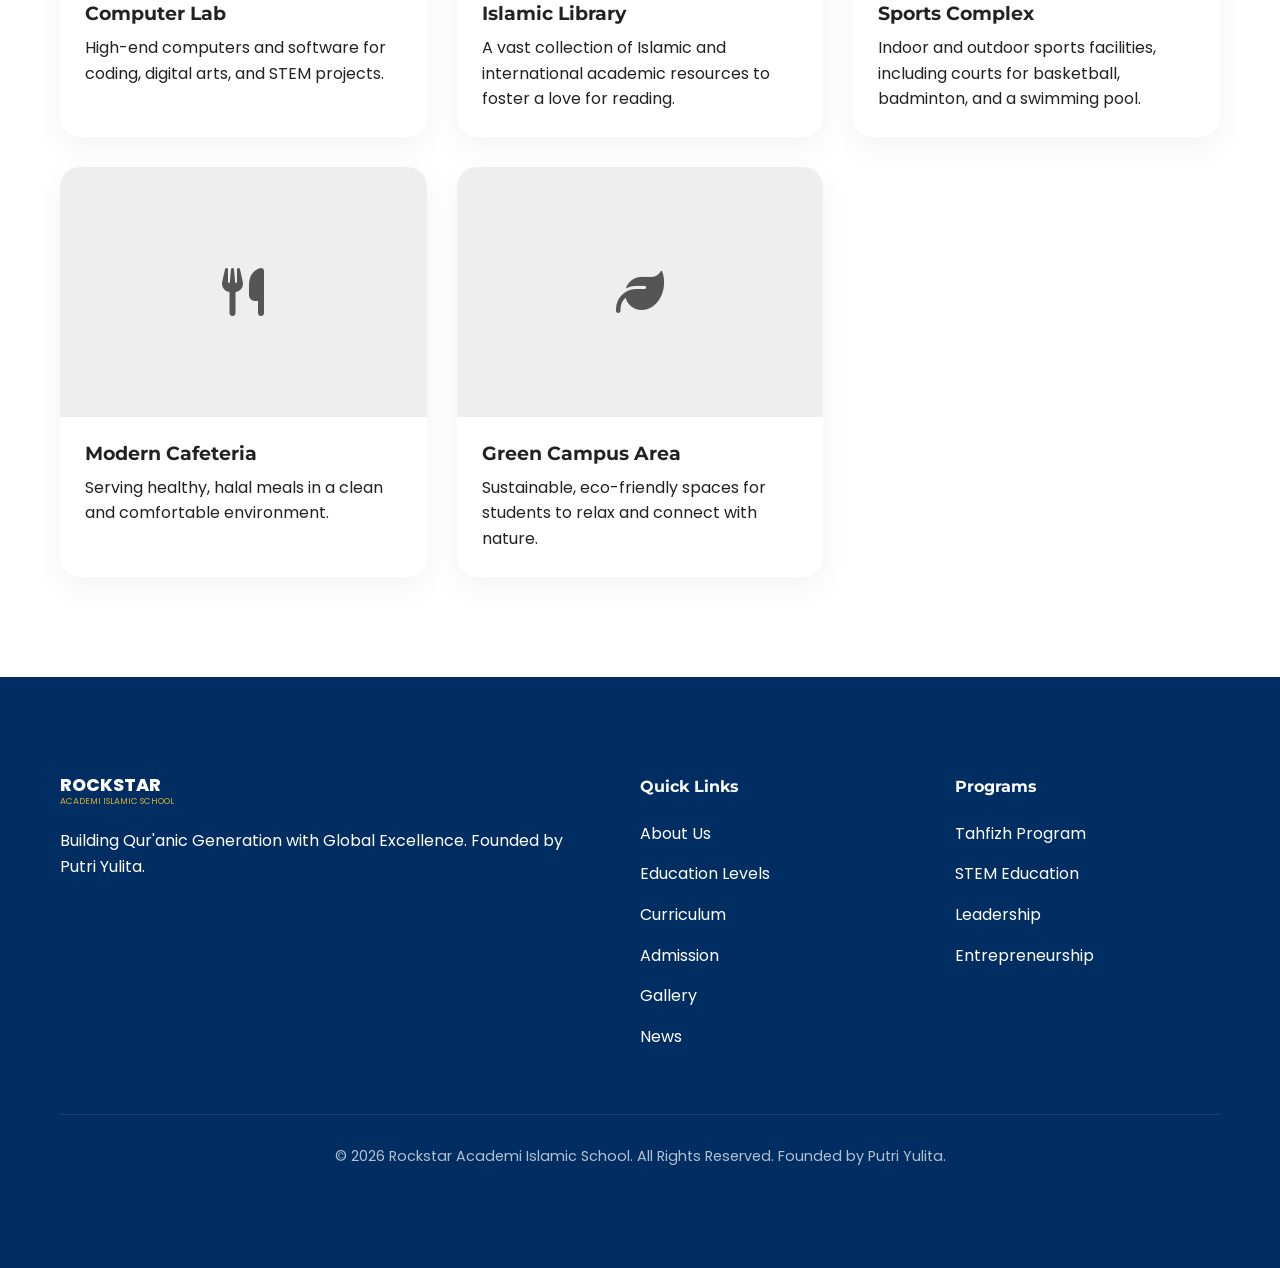
<file: facilities.html>
<!DOCTYPE html>
<html lang="en">
<head>
    <meta charset="UTF-8">
    <meta name="viewport" content="width=device-width, initial-scale=1.0">
    <title>Facilities | Rockstar Academi Islamic School</title>
    <!-- Google Fonts -->
    <link href="https://fonts.googleapis.com/css2?family=Montserrat:wght@400;500;600;700;800&family=Poppins:wght@300;400;500;600;700&display=swap" rel="stylesheet">
    <!-- Font Awesome -->
    <link rel="stylesheet" href="https://cdnjs.cloudflare.com/ajax/libs/font-awesome/6.4.0/css/all.min.css">
    <!-- AOS Animation -->
    <link href="https://unpkg.com/aos@2.3.1/dist/aos.css" rel="stylesheet">
    <link rel="stylesheet" href="style.css">
</head>
<body>

    <!-- Header & Navigation -->
    <header>
        <nav class="navbar scrolled">
            <div class="container">
                <div class="logo">
                    <a href="index.html">
                        <span class="logo-text">ROCKSTAR</span>
                        <span class="logo-sub">ACADEMI ISLAMIC SCHOOL</span>
                    </a>
                </div>
                <ul class="nav-links">
                    <li><a href="index.html">Home</a></li>
                    <li><a href="about.html">About</a></li>
                    <li><a href="levels.html">Levels</a></li>
                    <li><a href="curriculum.html">Curriculum</a></li>
                    <li><a href="programs.html">Programs</a></li>
                    <li><a href="facilities.html">Facilities</a></li>
                    <li><a href="gallery.html">Gallery</a></li>
                    <li><a href="news.html">News</a></li>
                    <li><a href="contact.html">Contact</a></li>
                    <li><a href="login.html">Login</a></li>
                    <li><a href="admission.html" class="btn btn-secondary">Admission</a></li>
                </ul>
                <div class="hamburger">
                    <span class="bar"></span>
                    <span class="bar"></span>
                    <span class="bar"></span>
                </div>
            </div>
        </nav>
    </header>

    <!-- Page Hero -->
    <section class="page-hero">
        <div class="container">
            <div class="hero-content" data-aos="fade-up">
                <h1 class="main-title">Campus Facilities</h1>
                <p class="hero-desc">World-class infrastructure to support your child's educational journey.</p>
            </div>
        </div>
    </section>

    <!-- Facilities Grid -->
    <section class="facilities-detail section-padding">
        <div class="container">
            <div class="section-header text-center" data-aos="fade-up">
                <h2 class="section-title">Modern Infrastructure</h2>
                <p style="max-width: 800px; margin: 0 auto;">We believe that the learning environment plays a crucial role in student success. Our campus is equipped with state-of-the-art facilities that foster creativity, physical health, and spiritual growth.</p>
            </div>
            
            <div class="facility-detail-grid mt-5" style="display: grid; grid-template-columns: repeat(auto-fit, minmax(350px, 1fr)); gap: 30px;">
                <div class="news-card" data-aos="fade-up">
                    <div class="news-img" style="height: 250px;"><i class="fas fa-mosque" style="font-size: 3rem;"></i></div>
                    <div class="news-body">
                        <h4>Grand Mosque</h4>
                        <p>The spiritual heart of our campus, where students gather for daily prayers and community events.</p>
                    </div>
                </div>

                <div class="news-card" data-aos="fade-up" data-aos-delay="100">
                    <div class="news-img" style="height: 250px;"><i class="fas fa-laptop-code" style="font-size: 3rem;"></i></div>
                    <div class="news-body">
                        <h4>Digital Classrooms</h4>
                        <p>Equipped with interactive smart boards and high-speed connectivity for a modern learning experience.</p>
                    </div>
                </div>

                <div class="news-card" data-aos="fade-up" data-aos-delay="200">
                    <div class="news-img" style="height: 250px;"><i class="fas fa-flask" style="font-size: 3rem;"></i></div>
                    <div class="news-body">
                        <h4>Science Laboratory</h4>
                        <p>State-of-the-art labs for chemistry, physics, and biology experiments and inquiry-based learning.</p>
                    </div>
                </div>

                <div class="news-card" data-aos="fade-up" data-aos-delay="300">
                    <div class="news-img" style="height: 250px;"><i class="fas fa-desktop" style="font-size: 3rem;"></i></div>
                    <div class="news-body">
                        <h4>Computer Lab</h4>
                        <p>High-end computers and software for coding, digital arts, and STEM projects.</p>
                    </div>
                </div>

                <div class="news-card" data-aos="fade-up" data-aos-delay="400">
                    <div class="news-img" style="height: 250px;"><i class="fas fa-book-open" style="font-size: 3rem;"></i></div>
                    <div class="news-body">
                        <h4>Islamic Library</h4>
                        <p>A vast collection of Islamic and international academic resources to foster a love for reading.</p>
                    </div>
                </div>

                <div class="news-card" data-aos="fade-up" data-aos-delay="500">
                    <div class="news-img" style="height: 250px;"><i class="fas fa-dumbbell" style="font-size: 3rem;"></i></div>
                    <div class="news-body">
                        <h4>Sports Complex</h4>
                        <p>Indoor and outdoor sports facilities, including courts for basketball, badminton, and a swimming pool.</p>
                    </div>
                </div>

                <div class="news-card" data-aos="fade-up" data-aos-delay="600">
                    <div class="news-img" style="height: 250px;"><i class="fas fa-utensils" style="font-size: 3rem;"></i></div>
                    <div class="news-body">
                        <h4>Modern Cafeteria</h4>
                        <p>Serving healthy, halal meals in a clean and comfortable environment.</p>
                    </div>
                </div>

                <div class="news-card" data-aos="fade-up" data-aos-delay="700">
                    <div class="news-img" style="height: 250px;"><i class="fas fa-leaf" style="font-size: 3rem;"></i></div>
                    <div class="news-body">
                        <h4>Green Campus Area</h4>
                        <p>Sustainable, eco-friendly spaces for students to relax and connect with nature.</p>
                    </div>
                </div>
            </div>
        </div>
    </section>

    <!-- Footer -->
    <footer class="footer section-padding bg-primary text-white">
        <div class="container">
            <div class="footer-grid">
                <div class="footer-brand">
                    <div class="logo">
                        <a href="index.html" class="text-white">
                            <span class="logo-text">ROCKSTAR</span>
                            <span class="logo-sub">ACADEMI ISLAMIC SCHOOL</span>
                        </a>
                    </div>
                    <p>Building Qur'anic Generation with Global Excellence. Founded by Putri Yulita.</p>
                </div>
                <div class="footer-links">
                    <h4>Quick Links</h4>
                    <ul>
                        <li><a href="about.html">About Us</a></li>
                        <li><a href="levels.html">Education Levels</a></li>
                        <li><a href="curriculum.html">Curriculum</a></li>
                        <li><a href="admission.html">Admission</a></li>
                        <li><a href="gallery.html">Gallery</a></li>
                        <li><a href="news.html">News</a></li>
                    </ul>
                </div>
                <div class="footer-programs">
                    <h4>Programs</h4>
                    <ul>
                        <li><a href="programs.html">Tahfizh Program</a></li>
                        <li><a href="programs.html">STEM Education</a></li>
                        <li><a href="programs.html">Leadership</a></li>
                        <li><a href="programs.html">Entrepreneurship</a></li>
                    </ul>
                </div>
            </div>
            <div class="footer-bottom">
                <p>&copy; 2026 Rockstar Academi Islamic School. All Rights Reserved. Founded by Putri Yulita.</p>
            </div>
        </div>
    </footer>

    <!-- Scripts -->
    <script src="https://unpkg.com/aos@2.3.1/dist/aos.js"></script>
    <script src="script.js"></script>
</body>
</html>
</file>
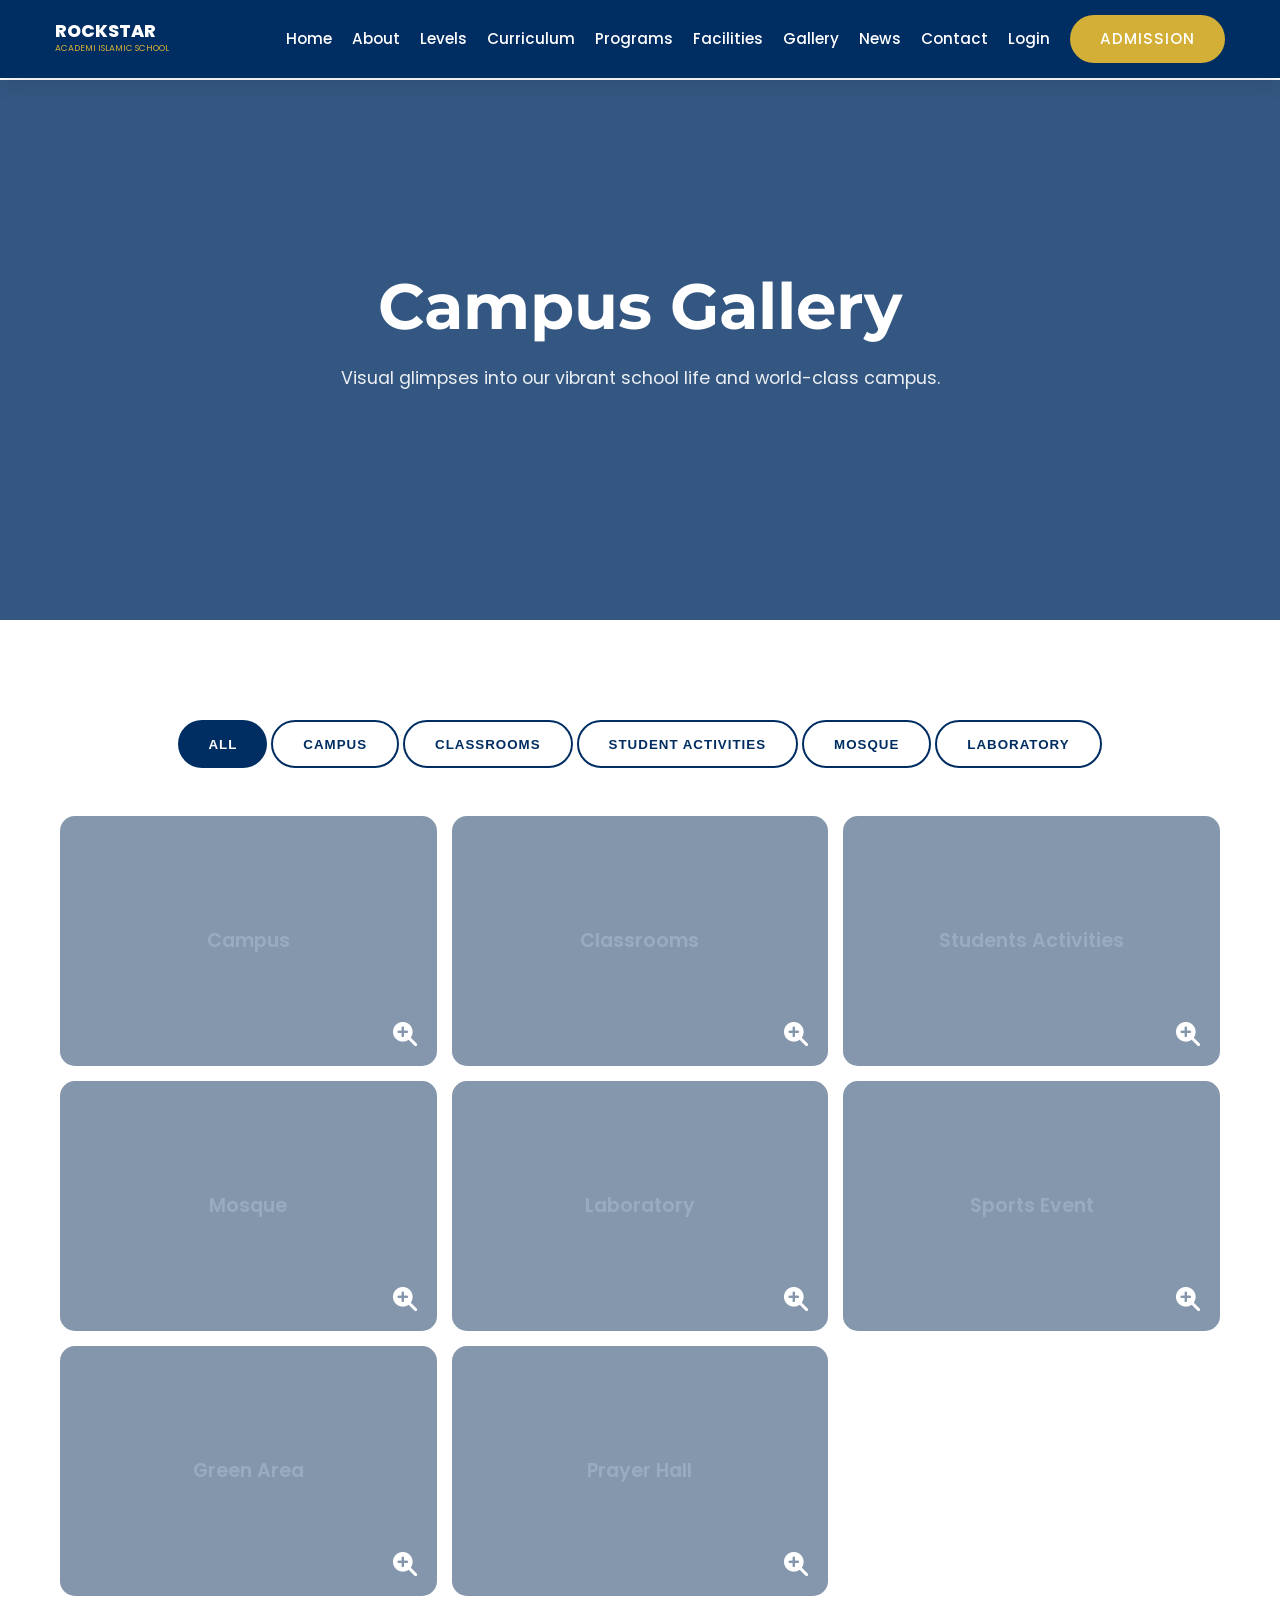
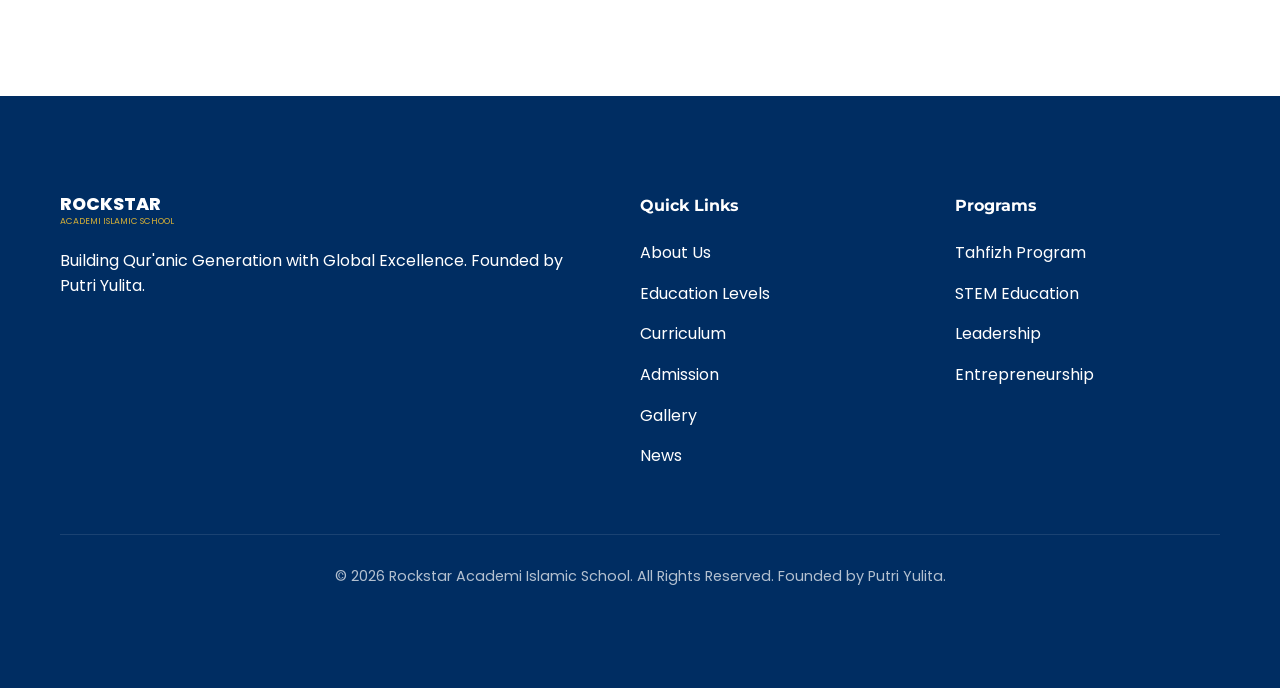
<file: gallery.html>
<!DOCTYPE html>
<html lang="en">
<head>
    <meta charset="UTF-8">
    <meta name="viewport" content="width=device-width, initial-scale=1.0">
    <title>Gallery | Rockstar Academi Islamic School</title>
    <!-- Google Fonts -->
    <link href="https://fonts.googleapis.com/css2?family=Montserrat:wght@400;500;600;700;800&family=Poppins:wght@300;400;500;600;700&display=swap" rel="stylesheet">
    <!-- Font Awesome -->
    <link rel="stylesheet" href="https://cdnjs.cloudflare.com/ajax/libs/font-awesome/6.4.0/css/all.min.css">
    <!-- AOS Animation -->
    <link href="https://unpkg.com/aos@2.3.1/dist/aos.css" rel="stylesheet">
    <link rel="stylesheet" href="style.css">
</head>
<body>

    <!-- Header & Navigation -->
    <header>
        <nav class="navbar scrolled">
            <div class="container">
                <div class="logo">
                    <a href="index.html">
                        <span class="logo-text">ROCKSTAR</span>
                        <span class="logo-sub">ACADEMI ISLAMIC SCHOOL</span>
                    </a>
                </div>
                <ul class="nav-links">
                    <li><a href="index.html">Home</a></li>
                    <li><a href="about.html">About</a></li>
                    <li><a href="levels.html">Levels</a></li>
                    <li><a href="curriculum.html">Curriculum</a></li>
                    <li><a href="programs.html">Programs</a></li>
                    <li><a href="facilities.html">Facilities</a></li>
                    <li><a href="gallery.html">Gallery</a></li>
                    <li><a href="news.html">News</a></li>
                    <li><a href="contact.html">Contact</a></li>
                    <li><a href="login.html">Login</a></li>
                    <li><a href="admission.html" class="btn btn-secondary">Admission</a></li>
                </ul>
                <div class="hamburger">
                    <span class="bar"></span>
                    <span class="bar"></span>
                    <span class="bar"></span>
                </div>
            </div>
        </nav>
    </header>

    <!-- Page Hero -->
    <section class="page-hero">
        <div class="container">
            <div class="hero-content" data-aos="fade-up">
                <h1 class="main-title">Campus Gallery</h1>
                <p class="hero-desc">Visual glimpses into our vibrant school life and world-class campus.</p>
            </div>
        </div>
    </section>

    <!-- Gallery Section -->
    <section class="gallery-page section-padding">
        <div class="container">
            <div class="gallery-filter text-center mb-5" data-aos="fade-up">
                <button class="btn btn-primary active" data-filter="all">All</button>
                <button class="btn btn-outline" data-filter="campus" style="color: var(--primary-color); border-color: var(--primary-color);">Campus</button>
                <button class="btn btn-outline" data-filter="classroom" style="color: var(--primary-color); border-color: var(--primary-color);">Classrooms</button>
                <button class="btn btn-outline" data-filter="student" style="color: var(--primary-color); border-color: var(--primary-color);">Student Activities</button>
                <button class="btn btn-outline" data-filter="mosque" style="color: var(--primary-color); border-color: var(--primary-color);">Mosque</button>
                <button class="btn btn-outline" data-filter="lab" style="color: var(--primary-color); border-color: var(--primary-color);">Laboratory</button>
            </div>
            
            <div class="gallery-grid" data-aos="fade-up">
                <div class="gallery-item" data-category="campus">Campus <i class="fas fa-search-plus" style="position: absolute; bottom: 20px; right: 20px; font-size: 1.5rem;"></i></div>
                <div class="gallery-item" data-category="classroom">Classrooms <i class="fas fa-search-plus" style="position: absolute; bottom: 20px; right: 20px; font-size: 1.5rem;"></i></div>
                <div class="gallery-item" data-category="student">Students Activities <i class="fas fa-search-plus" style="position: absolute; bottom: 20px; right: 20px; font-size: 1.5rem;"></i></div>
                <div class="gallery-item" data-category="mosque">Mosque <i class="fas fa-search-plus" style="position: absolute; bottom: 20px; right: 20px; font-size: 1.5rem;"></i></div>
                <div class="gallery-item" data-category="lab">Laboratory <i class="fas fa-search-plus" style="position: absolute; bottom: 20px; right: 20px; font-size: 1.5rem;"></i></div>
                <div class="gallery-item" data-category="student">Sports Event <i class="fas fa-search-plus" style="position: absolute; bottom: 20px; right: 20px; font-size: 1.5rem;"></i></div>
                <div class="gallery-item" data-category="campus">Green Area <i class="fas fa-search-plus" style="position: absolute; bottom: 20px; right: 20px; font-size: 1.5rem;"></i></div>
                <div class="gallery-item" data-category="mosque">Prayer Hall <i class="fas fa-search-plus" style="position: absolute; bottom: 20px; right: 20px; font-size: 1.5rem;"></i></div>
            </div>
        </div>
    </section>

    <!-- Footer -->
    <footer class="footer section-padding bg-primary text-white">
        <div class="container">
            <div class="footer-grid">
                <div class="footer-brand">
                    <div class="logo">
                        <a href="index.html" class="text-white">
                            <span class="logo-text">ROCKSTAR</span>
                            <span class="logo-sub">ACADEMI ISLAMIC SCHOOL</span>
                        </a>
                    </div>
                    <p>Building Qur'anic Generation with Global Excellence. Founded by Putri Yulita.</p>
                </div>
                <div class="footer-links">
                    <h4>Quick Links</h4>
                    <ul>
                        <li><a href="about.html">About Us</a></li>
                        <li><a href="levels.html">Education Levels</a></li>
                        <li><a href="curriculum.html">Curriculum</a></li>
                        <li><a href="admission.html">Admission</a></li>
                        <li><a href="gallery.html">Gallery</a></li>
                        <li><a href="news.html">News</a></li>
                    </ul>
                </div>
                <div class="footer-programs">
                    <h4>Programs</h4>
                    <ul>
                        <li><a href="programs.html">Tahfizh Program</a></li>
                        <li><a href="programs.html">STEM Education</a></li>
                        <li><a href="programs.html">Leadership</a></li>
                        <li><a href="programs.html">Entrepreneurship</a></li>
                    </ul>
                </div>
            </div>
            <div class="footer-bottom">
                <p>&copy; 2026 Rockstar Academi Islamic School. All Rights Reserved. Founded by Putri Yulita.</p>
            </div>
        </div>
    </footer>

    <!-- Lightbox Placeholder Script -->
    <script>
        document.querySelectorAll('.gallery-item').forEach(item => {
            item.addEventListener('click', () => {
                alert('Image Lightbox feature would open here.');
            });
        });
    </script>
    <!-- Scripts -->
    <script src="https://unpkg.com/aos@2.3.1/dist/aos.js"></script>
    <script src="script.js"></script>
</body>
</html>
</file>
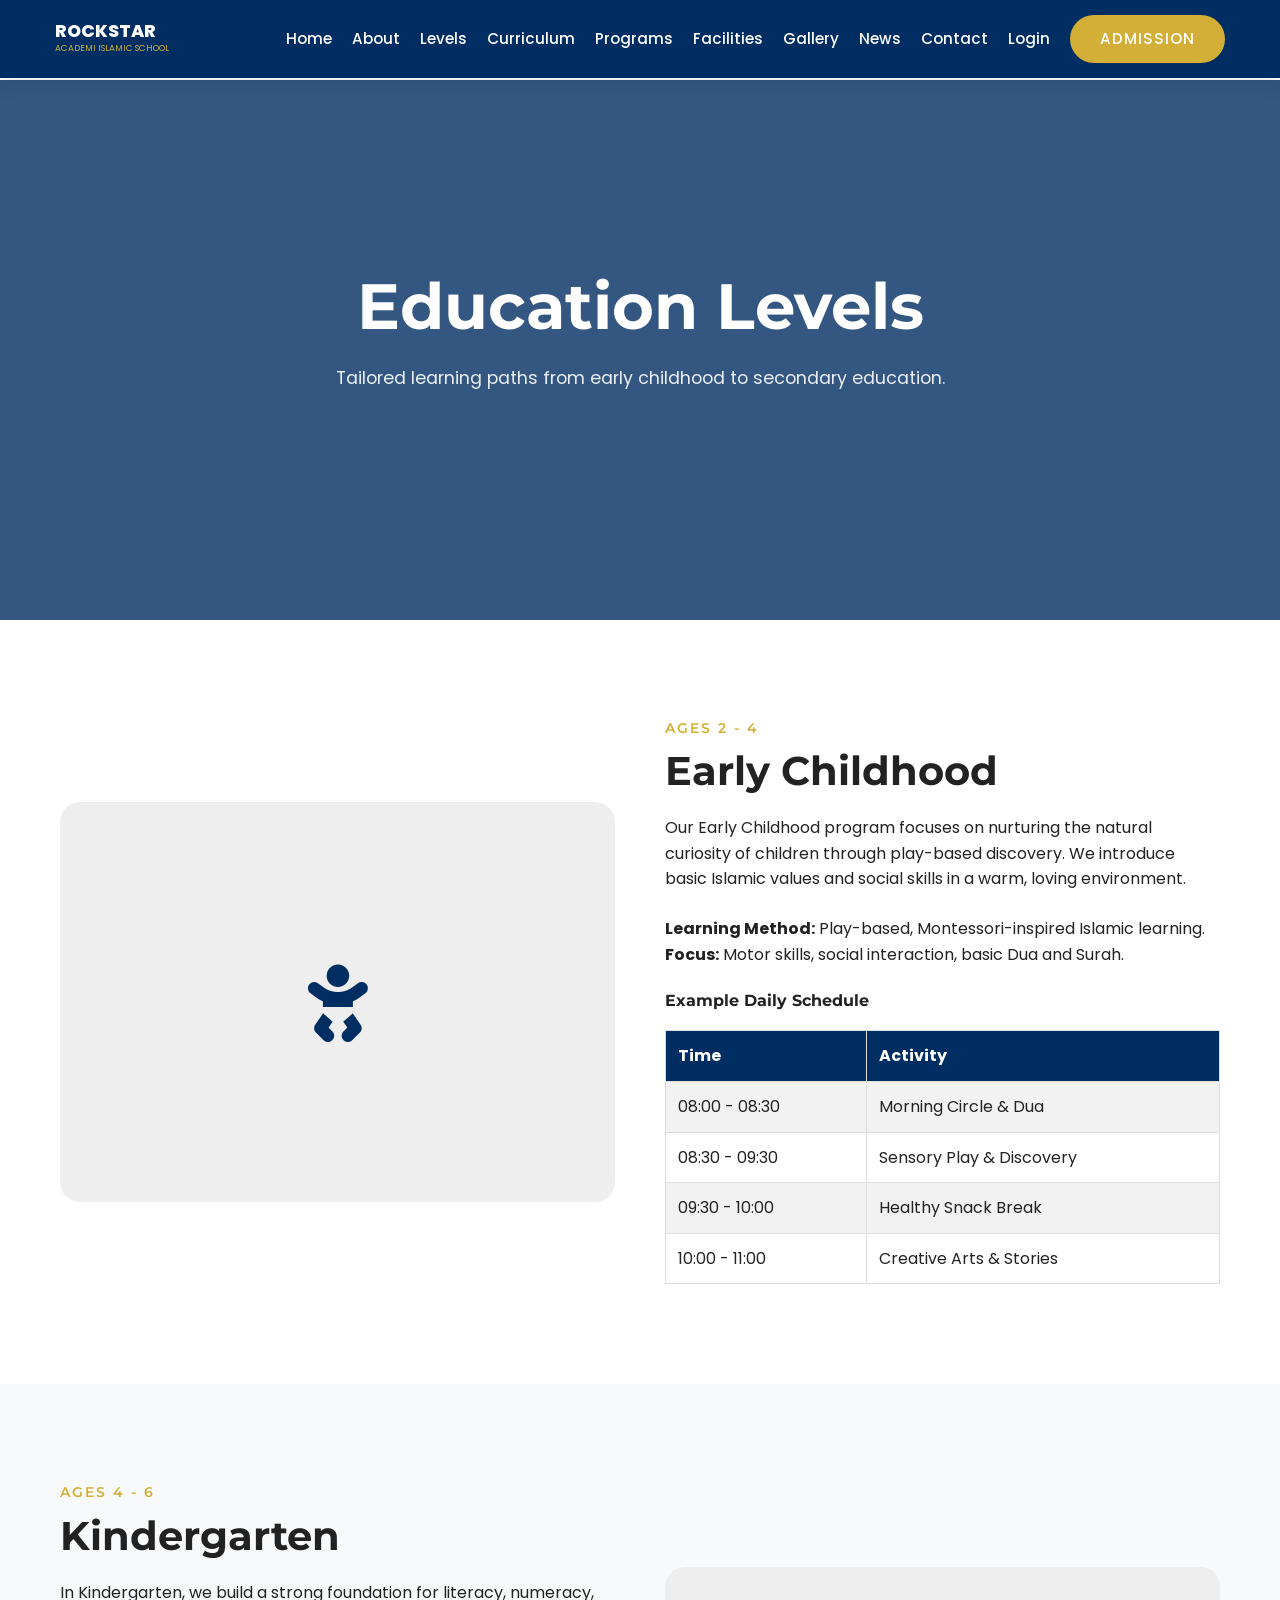
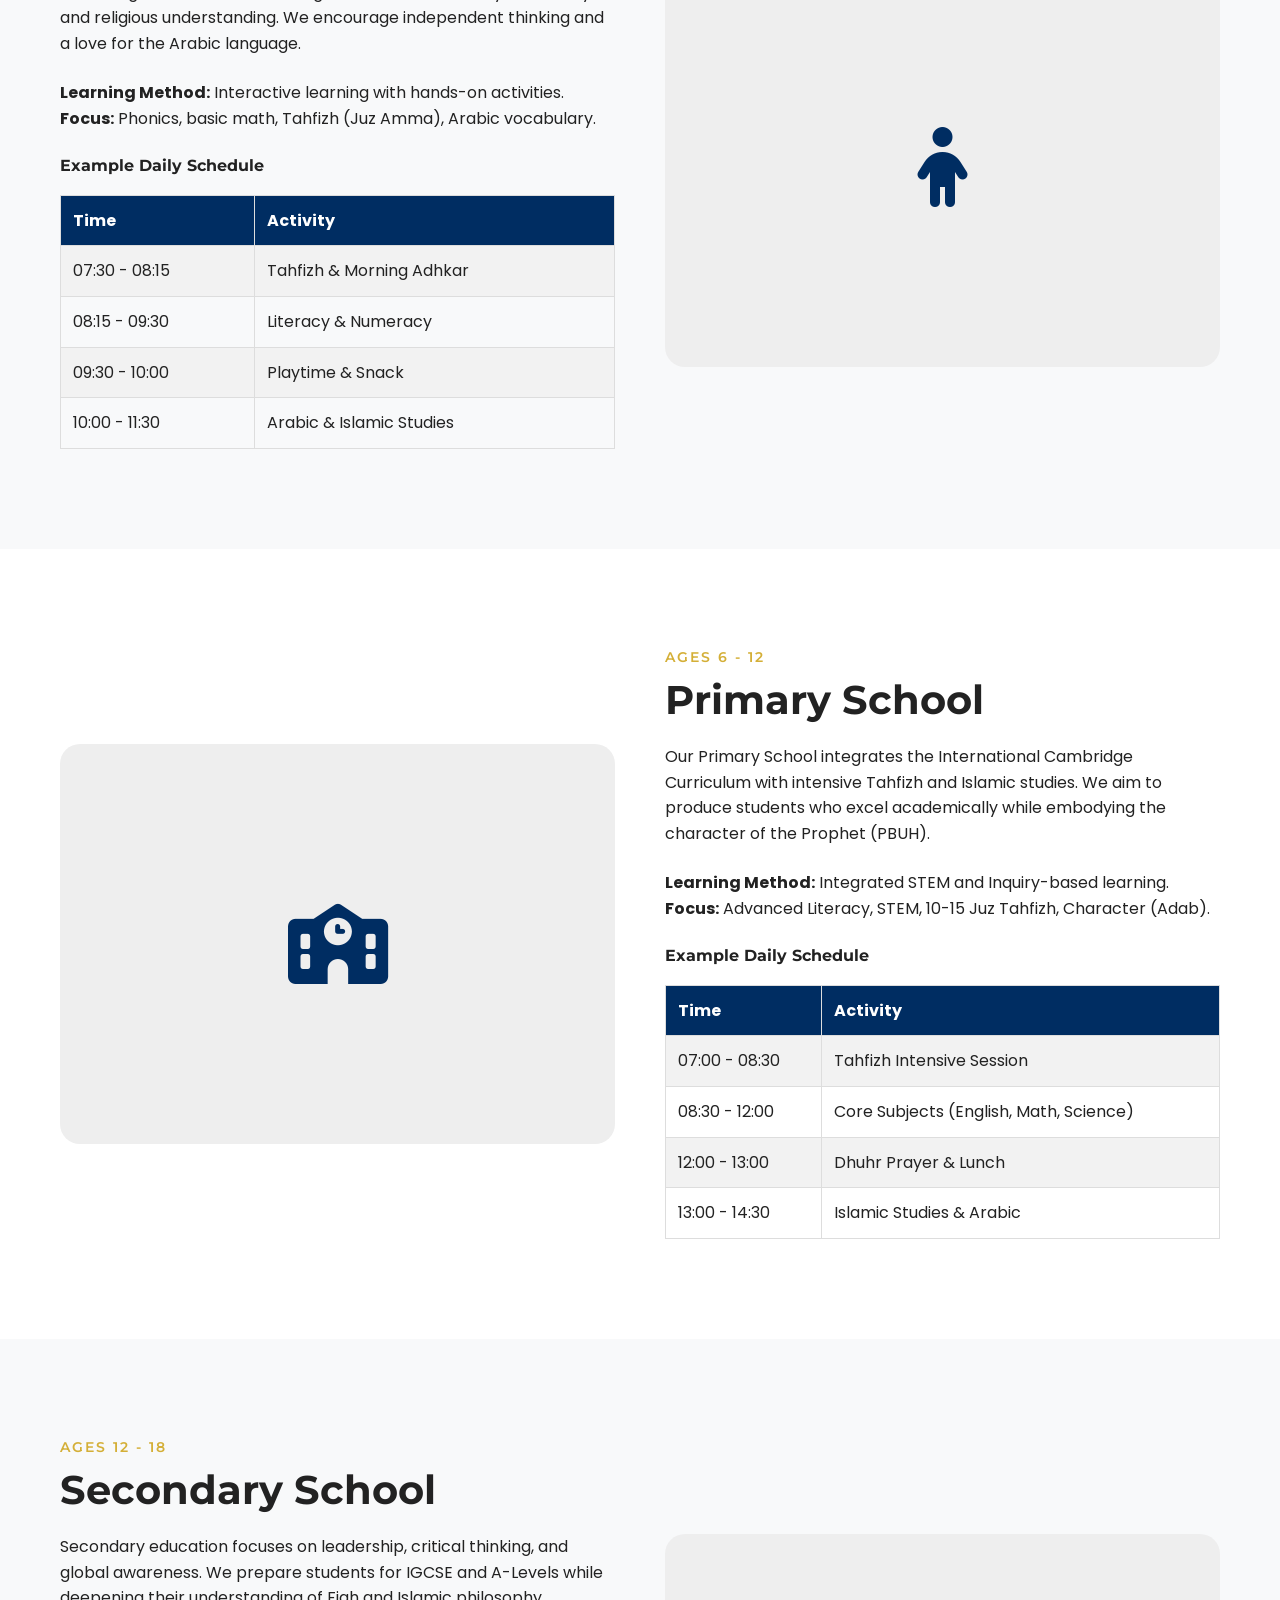
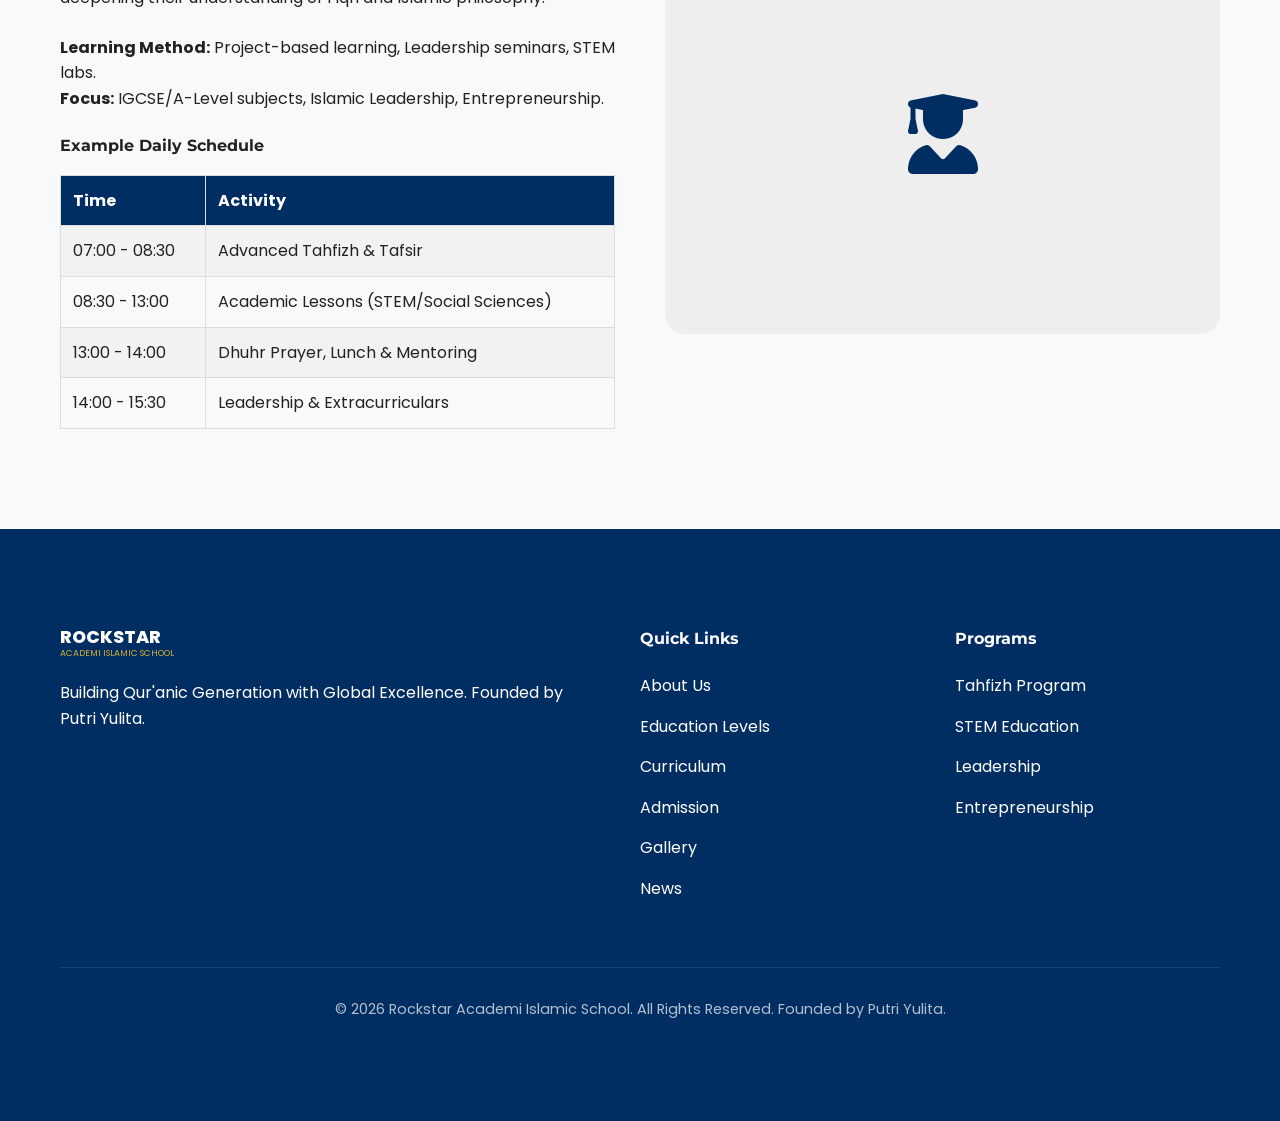
<file: levels.html>
<!DOCTYPE html>
<html lang="en">
<head>
    <meta charset="UTF-8">
    <meta name="viewport" content="width=device-width, initial-scale=1.0">
    <title>Education Levels | Rockstar Academi Islamic School</title>
    <!-- Google Fonts -->
    <link href="https://fonts.googleapis.com/css2?family=Montserrat:wght@400;500;600;700;800&family=Poppins:wght@300;400;500;600;700&display=swap" rel="stylesheet">
    <!-- Font Awesome -->
    <link rel="stylesheet" href="https://cdnjs.cloudflare.com/ajax/libs/font-awesome/6.4.0/css/all.min.css">
    <!-- AOS Animation -->
    <link href="https://unpkg.com/aos@2.3.1/dist/aos.css" rel="stylesheet">
    <link rel="stylesheet" href="style.css">
</head>
<body>

    <!-- Header & Navigation -->
    <header>
        <nav class="navbar scrolled">
            <div class="container">
                <div class="logo">
                    <a href="index.html">
                        <span class="logo-text">ROCKSTAR</span>
                        <span class="logo-sub">ACADEMI ISLAMIC SCHOOL</span>
                    </a>
                </div>
                <ul class="nav-links">
                    <li><a href="index.html">Home</a></li>
                    <li><a href="about.html">About</a></li>
                    <li><a href="levels.html">Levels</a></li>
                    <li><a href="curriculum.html">Curriculum</a></li>
                    <li><a href="programs.html">Programs</a></li>
                    <li><a href="facilities.html">Facilities</a></li>
                    <li><a href="gallery.html">Gallery</a></li>
                    <li><a href="news.html">News</a></li>
                    <li><a href="contact.html">Contact</a></li>
                    <li><a href="login.html">Login</a></li>
                    <li><a href="admission.html" class="btn btn-secondary">Admission</a></li>
                </ul>
                <div class="hamburger">
                    <span class="bar"></span>
                    <span class="bar"></span>
                    <span class="bar"></span>
                </div>
            </div>
        </nav>
    </header>

    <!-- Page Hero -->
    <section class="page-hero">
        <div class="container">
            <div class="hero-content" data-aos="fade-up">
                <h1 class="main-title">Education Levels</h1>
                <p class="hero-desc">Tailored learning paths from early childhood to secondary education.</p>
            </div>
        </div>
    </section>

    <!-- Education Levels Sections -->
    <section id="early-childhood" class="level-detail section-padding">
        <div class="container">
            <div class="about-grid">
                <div class="level-img" data-aos="fade-right">
                    <div class="img-placeholder" style="height: 400px; background: #eee; border-radius: 20px; display: flex; align-items: center; justify-content: center;">
                        <i class="fas fa-baby" style="font-size: 5rem; color: var(--primary-color);"></i>
                    </div>
                </div>
                <div class="level-info" data-aos="fade-left">
                    <h3 class="section-tag">Ages 2 - 4</h3>
                    <h2 class="section-title">Early Childhood</h2>
                    <p>Our Early Childhood program focuses on nurturing the natural curiosity of children through play-based discovery. We introduce basic Islamic values and social skills in a warm, loving environment.</p>
                    <div class="level-meta mt-4">
                        <p><strong>Learning Method:</strong> Play-based, Montessori-inspired Islamic learning.</p>
                        <p><strong>Focus:</strong> Motor skills, social interaction, basic Dua and Surah.</p>
                    </div>
                    <div class="schedule-box mt-4">
                        <h4>Example Daily Schedule</h4>
                        <table class="schedule-table">
                            <tr><th>Time</th><th>Activity</th></tr>
                            <tr><td>08:00 - 08:30</td><td>Morning Circle & Dua</td></tr>
                            <tr><td>08:30 - 09:30</td><td>Sensory Play & Discovery</td></tr>
                            <tr><td>09:30 - 10:00</td><td>Healthy Snack Break</td></tr>
                            <tr><td>10:00 - 11:00</td><td>Creative Arts & Stories</td></tr>
                        </table>
                    </div>
                </div>
            </div>
        </div>
    </section>

    <section id="kindergarten" class="level-detail section-padding bg-light">
        <div class="container">
            <div class="about-grid">
                <div class="level-info" data-aos="fade-right">
                    <h3 class="section-tag">Ages 4 - 6</h3>
                    <h2 class="section-title">Kindergarten</h2>
                    <p>In Kindergarten, we build a strong foundation for literacy, numeracy, and religious understanding. We encourage independent thinking and a love for the Arabic language.</p>
                    <div class="level-meta mt-4">
                        <p><strong>Learning Method:</strong> Interactive learning with hands-on activities.</p>
                        <p><strong>Focus:</strong> Phonics, basic math, Tahfizh (Juz Amma), Arabic vocabulary.</p>
                    </div>
                    <div class="schedule-box mt-4">
                        <h4>Example Daily Schedule</h4>
                        <table class="schedule-table">
                            <tr><th>Time</th><th>Activity</th></tr>
                            <tr><td>07:30 - 08:15</td><td>Tahfizh & Morning Adhkar</td></tr>
                            <tr><td>08:15 - 09:30</td><td>Literacy & Numeracy</td></tr>
                            <tr><td>09:30 - 10:00</td><td>Playtime & Snack</td></tr>
                            <tr><td>10:00 - 11:30</td><td>Arabic & Islamic Studies</td></tr>
                        </table>
                    </div>
                </div>
                <div class="level-img" data-aos="fade-left">
                    <div class="img-placeholder" style="height: 400px; background: #eee; border-radius: 20px; display: flex; align-items: center; justify-content: center;">
                        <i class="fas fa-child" style="font-size: 5rem; color: var(--primary-color);"></i>
                    </div>
                </div>
            </div>
        </div>
    </section>

    <section id="primary" class="level-detail section-padding">
        <div class="container">
            <div class="about-grid">
                <div class="level-img" data-aos="fade-right">
                    <div class="img-placeholder" style="height: 400px; background: #eee; border-radius: 20px; display: flex; align-items: center; justify-content: center;">
                        <i class="fas fa-school" style="font-size: 5rem; color: var(--primary-color);"></i>
                    </div>
                </div>
                <div class="level-info" data-aos="fade-left">
                    <h3 class="section-tag">Ages 6 - 12</h3>
                    <h2 class="section-title">Primary School</h2>
                    <p>Our Primary School integrates the International Cambridge Curriculum with intensive Tahfizh and Islamic studies. We aim to produce students who excel academically while embodying the character of the Prophet (PBUH).</p>
                    <div class="level-meta mt-4">
                        <p><strong>Learning Method:</strong> Integrated STEM and Inquiry-based learning.</p>
                        <p><strong>Focus:</strong> Advanced Literacy, STEM, 10-15 Juz Tahfizh, Character (Adab).</p>
                    </div>
                    <div class="schedule-box mt-4">
                        <h4>Example Daily Schedule</h4>
                        <table class="schedule-table">
                            <tr><th>Time</th><th>Activity</th></tr>
                            <tr><td>07:00 - 08:30</td><td>Tahfizh Intensive Session</td></tr>
                            <tr><td>08:30 - 12:00</td><td>Core Subjects (English, Math, Science)</td></tr>
                            <tr><td>12:00 - 13:00</td><td>Dhuhr Prayer & Lunch</td></tr>
                            <tr><td>13:00 - 14:30</td><td>Islamic Studies & Arabic</td></tr>
                        </table>
                    </div>
                </div>
            </div>
        </div>
    </section>

    <section id="secondary" class="level-detail section-padding bg-light">
        <div class="container">
            <div class="about-grid">
                <div class="level-info" data-aos="fade-right">
                    <h3 class="section-tag">Ages 12 - 18</h3>
                    <h2 class="section-title">Secondary School</h2>
                    <p>Secondary education focuses on leadership, critical thinking, and global awareness. We prepare students for IGCSE and A-Levels while deepening their understanding of Fiqh and Islamic philosophy.</p>
                    <div class="level-meta mt-4">
                        <p><strong>Learning Method:</strong> Project-based learning, Leadership seminars, STEM labs.</p>
                        <p><strong>Focus:</strong> IGCSE/A-Level subjects, Islamic Leadership, Entrepreneurship.</p>
                    </div>
                    <div class="schedule-box mt-4">
                        <h4>Example Daily Schedule</h4>
                        <table class="schedule-table">
                            <tr><th>Time</th><th>Activity</th></tr>
                            <tr><td>07:00 - 08:30</td><td>Advanced Tahfizh & Tafsir</td></tr>
                            <tr><td>08:30 - 13:00</td><td>Academic Lessons (STEM/Social Sciences)</td></tr>
                            <tr><td>13:00 - 14:00</td><td>Dhuhr Prayer, Lunch & Mentoring</td></tr>
                            <tr><td>14:00 - 15:30</td><td>Leadership & Extracurriculars</td></tr>
                        </table>
                    </div>
                </div>
                <div class="level-img" data-aos="fade-left">
                    <div class="img-placeholder" style="height: 400px; background: #eee; border-radius: 20px; display: flex; align-items: center; justify-content: center;">
                        <i class="fas fa-user-graduate" style="font-size: 5rem; color: var(--primary-color);"></i>
                    </div>
                </div>
            </div>
        </div>
    </section>

    <!-- Footer -->
    <footer class="footer section-padding bg-primary text-white">
        <div class="container">
            <div class="footer-grid">
                <div class="footer-brand">
                    <div class="logo">
                        <a href="index.html" class="text-white">
                            <span class="logo-text">ROCKSTAR</span>
                            <span class="logo-sub">ACADEMI ISLAMIC SCHOOL</span>
                        </a>
                    </div>
                    <p>Building Qur'anic Generation with Global Excellence. Founded by Putri Yulita.</p>
                </div>
                <div class="footer-links">
                    <h4>Quick Links</h4>
                    <ul>
                        <li><a href="about.html">About Us</a></li>
                        <li><a href="levels.html">Education Levels</a></li>
                        <li><a href="curriculum.html">Curriculum</a></li>
                        <li><a href="admission.html">Admission</a></li>
                        <li><a href="gallery.html">Gallery</a></li>
                        <li><a href="news.html">News</a></li>
                    </ul>
                </div>
                <div class="footer-programs">
                    <h4>Programs</h4>
                    <ul>
                        <li><a href="programs.html">Tahfizh Program</a></li>
                        <li><a href="programs.html">STEM Education</a></li>
                        <li><a href="programs.html">Leadership</a></li>
                        <li><a href="programs.html">Entrepreneurship</a></li>
                    </ul>
                </div>
            </div>
            <div class="footer-bottom">
                <p>&copy; 2026 Rockstar Academi Islamic School. All Rights Reserved. Founded by Putri Yulita.</p>
            </div>
        </div>
    </footer>

    <!-- Scripts -->
    <script src="https://unpkg.com/aos@2.3.1/dist/aos.js"></script>
    <script src="script.js"></script>
</body>
</html>
</file>
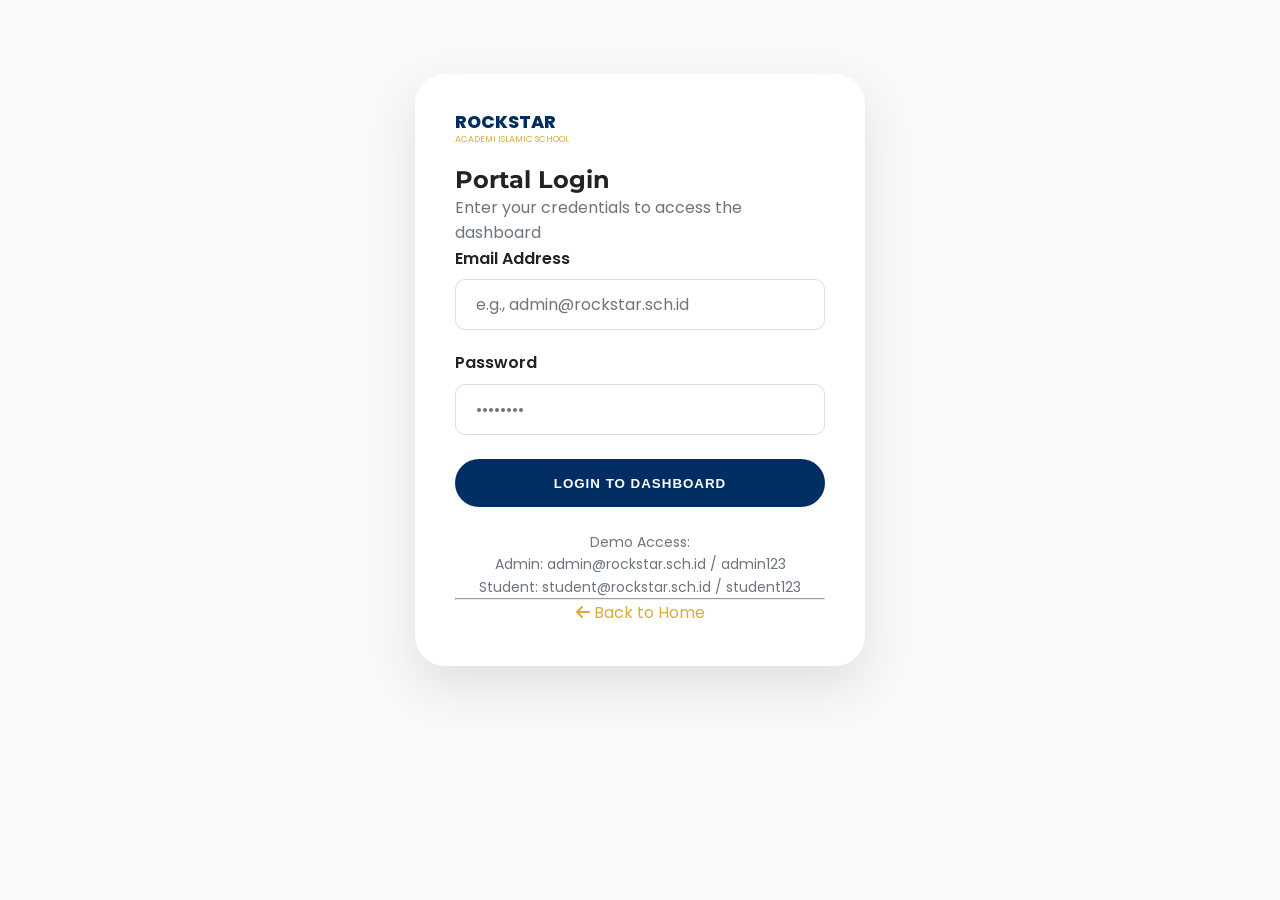
<file: login.html>
<!DOCTYPE html>
<html lang="en">
<head>
    <meta charset="UTF-8">
    <meta name="viewport" content="width=device-width, initial-scale=1.0">
    <title>Login | Rockstar Academi Islamic School</title>
    <!-- Google Fonts -->
    <link href="https://fonts.googleapis.com/css2?family=Montserrat:wght@400;500;600;700;800&family=Poppins:wght@300;400;500;600;700&display=swap" rel="stylesheet">
    <!-- Font Awesome -->
    <link rel="stylesheet" href="https://cdnjs.cloudflare.com/ajax/libs/font-awesome/6.4.0/css/all.min.css">
    <!-- AOS Animation -->
    <link href="https://unpkg.com/aos@2.3.1/dist/aos.css" rel="stylesheet">
    <link rel="stylesheet" href="style.css">
</head>
<body class="bg-light auth-page">

    <div class="container">
        <div class="login-container" data-aos="zoom-in" style="margin: 0 auto;">
            <div class="login-header">
                <div class="logo" style="margin-bottom: 20px;">
                    <a href="index.html">
                        <span class="logo-text" style="color: var(--primary-color);">ROCKSTAR</span>
                        <span class="logo-sub" style="color: var(--secondary-color);">ACADEMI ISLAMIC SCHOOL</span>
                    </a>
                </div>
                <h2>Portal Login</h2>
                <p class="text-muted">Enter your credentials to access the dashboard</p>
            </div>
            
            <form id="login-form" class="login-form">
                <div class="form-group">
                    <label for="email">Email Address</label>
                    <input type="email" id="email" placeholder="e.g., admin@rockstar.sch.id" required>
                </div>
                <div class="form-group">
                    <label for="password">Password</label>
                    <input type="password" id="password" placeholder="••••••••" required>
                </div>
                <div class="form-group mt-4">
                    <button type="submit" class="btn btn-primary" style="width: 100%;">Login to Dashboard</button>
                </div>
            </form>
            
            <div class="login-footer mt-4 text-center">
                <p class="small text-muted">Demo Access:<br>Admin: admin@rockstar.sch.id / admin123<br>Student: student@rockstar.sch.id / student123</p>
                <hr class="my-3">
                <a href="index.html" class="text-secondary"><i class="fas fa-arrow-left"></i> Back to Home</a>
            </div>
        </div>
    </div>

    <!-- Scripts -->
    <script src="https://unpkg.com/aos@2.3.1/dist/aos.js"></script>
    <script src="script.js"></script>
</body>
</html>
</file>
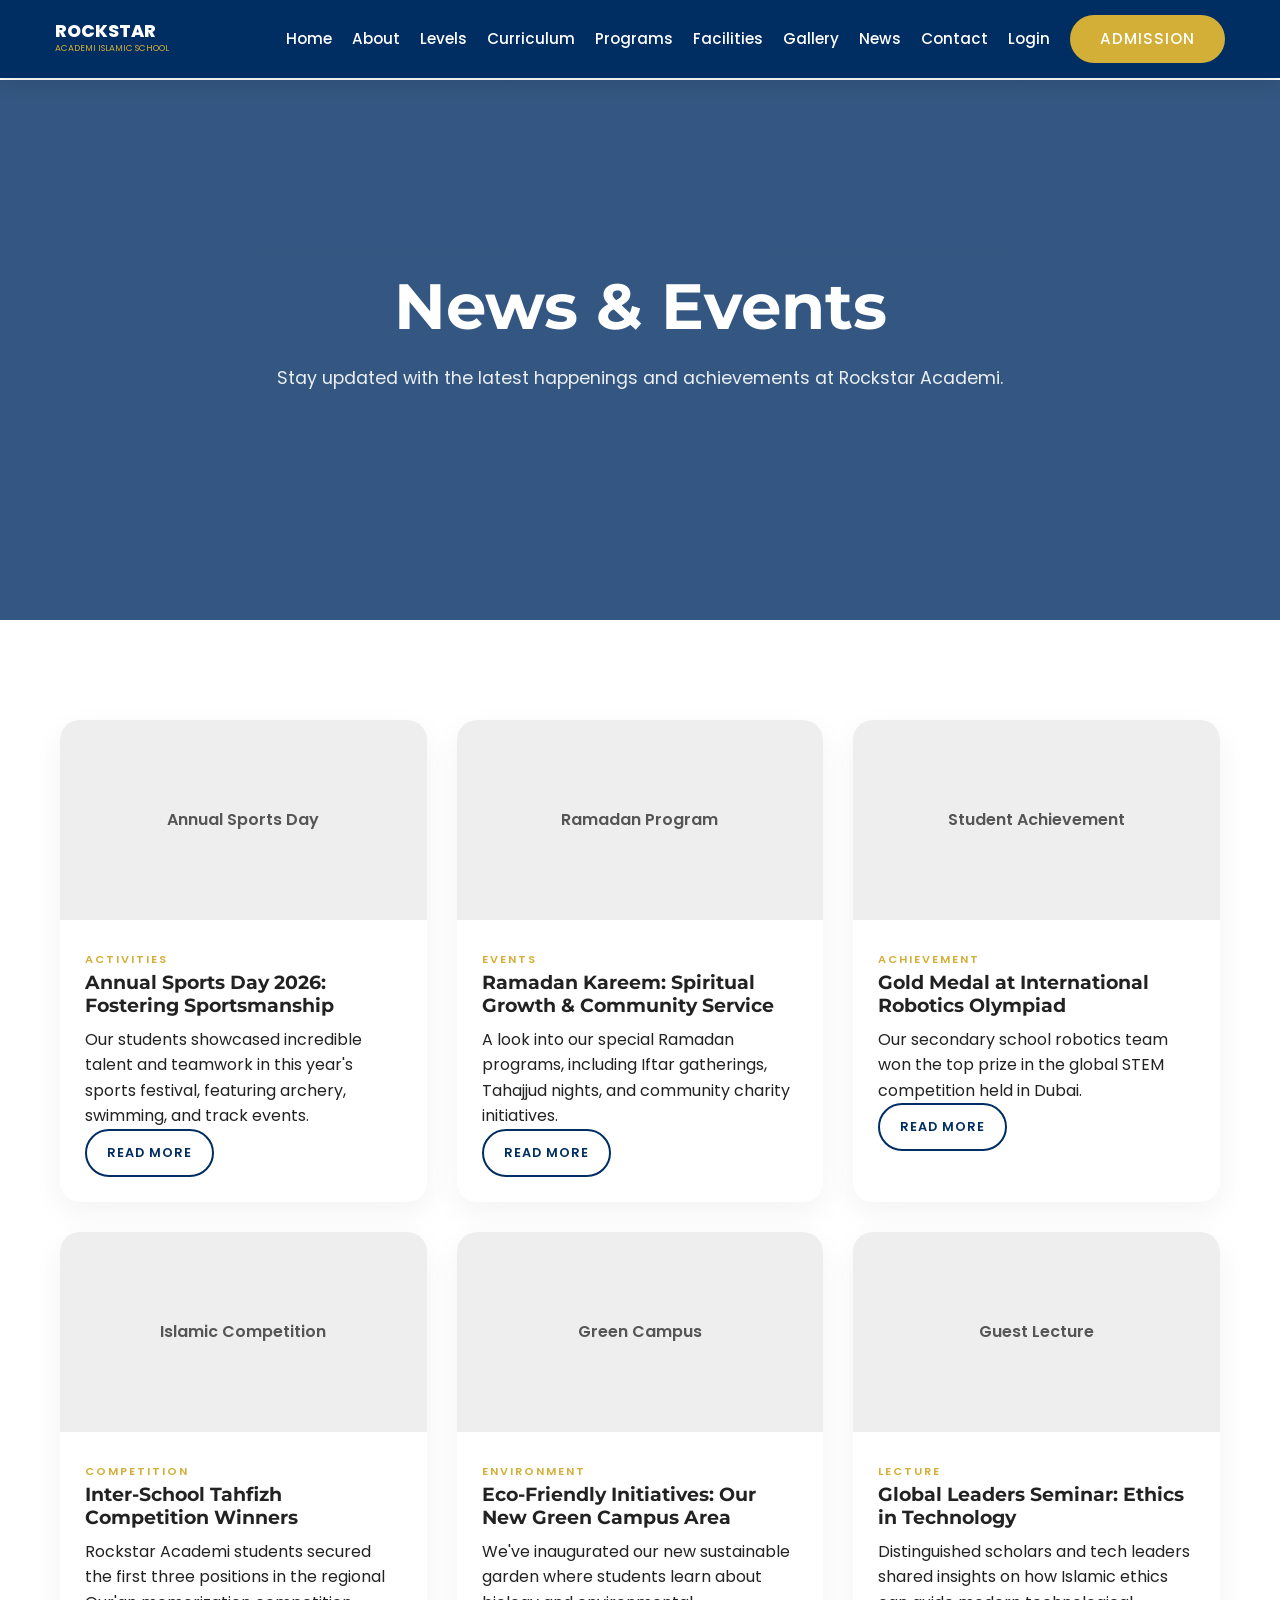
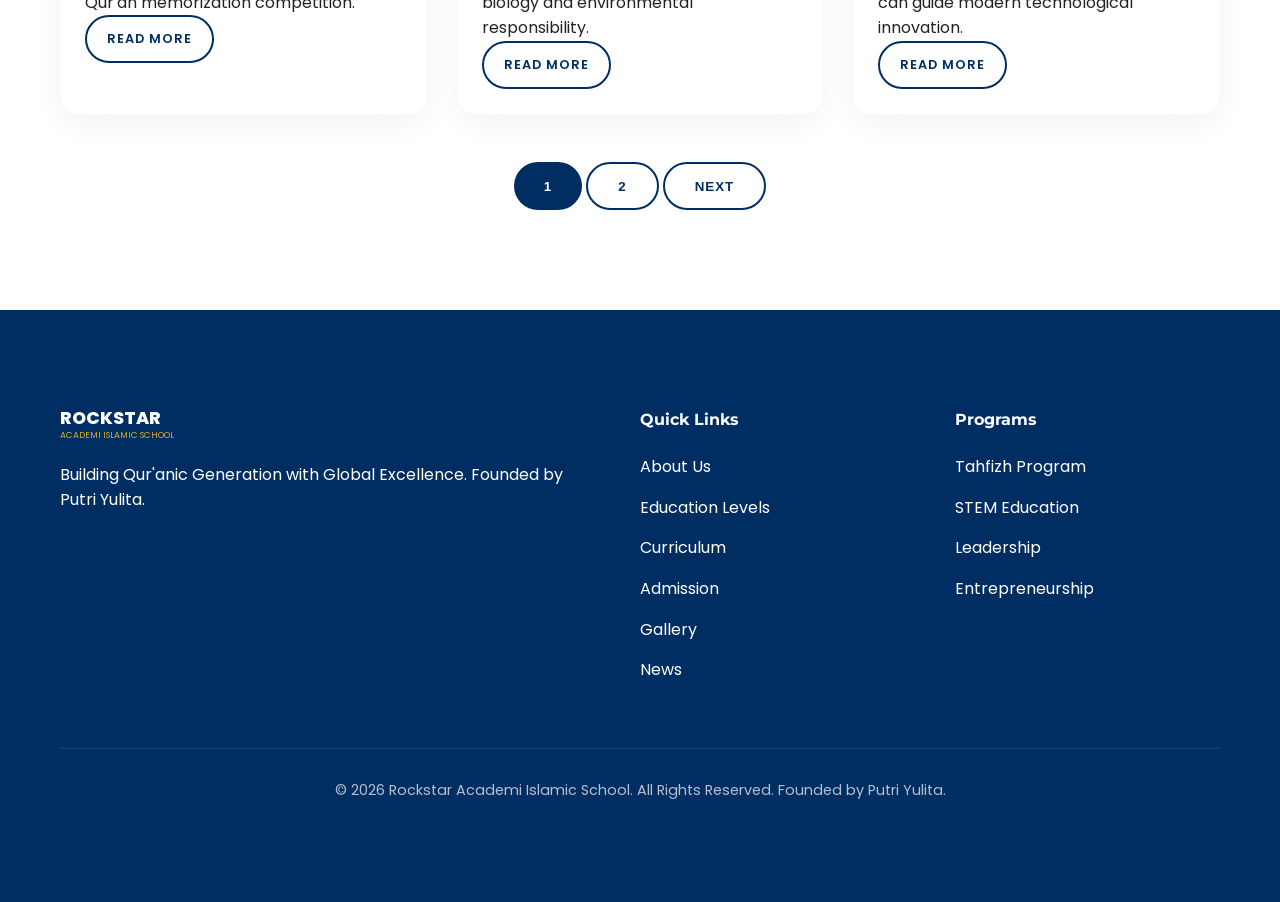
<file: news.html>
<!DOCTYPE html>
<html lang="en">
<head>
    <meta charset="UTF-8">
    <meta name="viewport" content="width=device-width, initial-scale=1.0">
    <title>News & Events | Rockstar Academi Islamic School</title>
    <!-- Google Fonts -->
    <link href="https://fonts.googleapis.com/css2?family=Montserrat:wght@400;500;600;700;800&family=Poppins:wght@300;400;500;600;700&display=swap" rel="stylesheet">
    <!-- Font Awesome -->
    <link rel="stylesheet" href="https://cdnjs.cloudflare.com/ajax/libs/font-awesome/6.4.0/css/all.min.css">
    <!-- AOS Animation -->
    <link href="https://unpkg.com/aos@2.3.1/dist/aos.css" rel="stylesheet">
    <link rel="stylesheet" href="style.css">
</head>
<body>

    <!-- Header & Navigation -->
    <header>
        <nav class="navbar scrolled">
            <div class="container">
                <div class="logo">
                    <a href="index.html">
                        <span class="logo-text">ROCKSTAR</span>
                        <span class="logo-sub">ACADEMI ISLAMIC SCHOOL</span>
                    </a>
                </div>
                <ul class="nav-links">
                    <li><a href="index.html">Home</a></li>
                    <li><a href="about.html">About</a></li>
                    <li><a href="levels.html">Levels</a></li>
                    <li><a href="curriculum.html">Curriculum</a></li>
                    <li><a href="programs.html">Programs</a></li>
                    <li><a href="facilities.html">Facilities</a></li>
                    <li><a href="gallery.html">Gallery</a></li>
                    <li><a href="news.html">News</a></li>
                    <li><a href="contact.html">Contact</a></li>
                    <li><a href="login.html">Login</a></li>
                    <li><a href="admission.html" class="btn btn-secondary">Admission</a></li>
                </ul>
                <div class="hamburger">
                    <span class="bar"></span>
                    <span class="bar"></span>
                    <span class="bar"></span>
                </div>
            </div>
        </nav>
    </header>

    <!-- Page Hero -->
    <section class="page-hero">
        <div class="container">
            <div class="hero-content" data-aos="fade-up">
                <h1 class="main-title">News & Events</h1>
                <p class="hero-desc">Stay updated with the latest happenings and achievements at Rockstar Academi.</p>
            </div>
        </div>
    </section>

    <!-- News Section -->
    <section class="news-page section-padding">
        <div class="container">
            <div class="news-grid">
                <article class="news-card" data-aos="fade-up">
                    <div class="news-img">Annual Sports Day</div>
                    <div class="news-body">
                        <span class="section-tag" style="font-size: 0.7rem;">Activities</span>
                        <h4>Annual Sports Day 2026: Fostering Sportsmanship</h4>
                        <p>Our students showcased incredible talent and teamwork in this year's sports festival, featuring archery, swimming, and track events.</p>
                        <a href="#" class="btn btn-outline" style="color: var(--primary-color); border-color: var(--primary-color); padding: 8px 20px; font-size: 0.8rem;">Read More</a>
                    </div>
                </article>

                <article class="news-card" data-aos="fade-up" data-aos-delay="100">
                    <div class="news-img">Ramadan Program</div>
                    <div class="news-body">
                        <span class="section-tag" style="font-size: 0.7rem;">Events</span>
                        <h4>Ramadan Kareem: Spiritual Growth & Community Service</h4>
                        <p>A look into our special Ramadan programs, including Iftar gatherings, Tahajjud nights, and community charity initiatives.</p>
                        <a href="#" class="btn btn-outline" style="color: var(--primary-color); border-color: var(--primary-color); padding: 8px 20px; font-size: 0.8rem;">Read More</a>
                    </div>
                </article>

                <article class="news-card" data-aos="fade-up" data-aos-delay="200">
                    <div class="news-img">Student Achievement</div>
                    <div class="news-body">
                        <span class="section-tag" style="font-size: 0.7rem;">Achievement</span>
                        <h4>Gold Medal at International Robotics Olympiad</h4>
                        <p>Our secondary school robotics team won the top prize in the global STEM competition held in Dubai.</p>
                        <a href="#" class="btn btn-outline" style="color: var(--primary-color); border-color: var(--primary-color); padding: 8px 20px; font-size: 0.8rem;">Read More</a>
                    </div>
                </article>

                <article class="news-card" data-aos="fade-up" data-aos-delay="300">
                    <div class="news-img">Islamic Competition</div>
                    <div class="news-body">
                        <span class="section-tag" style="font-size: 0.7rem;">Competition</span>
                        <h4>Inter-School Tahfizh Competition Winners</h4>
                        <p>Rockstar Academi students secured the first three positions in the regional Qur'an memorization competition.</p>
                        <a href="#" class="btn btn-outline" style="color: var(--primary-color); border-color: var(--primary-color); padding: 8px 20px; font-size: 0.8rem;">Read More</a>
                    </div>
                </article>

                <article class="news-card" data-aos="fade-up" data-aos-delay="400">
                    <div class="news-img">Green Campus</div>
                    <div class="news-body">
                        <span class="section-tag" style="font-size: 0.7rem;">Environment</span>
                        <h4>Eco-Friendly Initiatives: Our New Green Campus Area</h4>
                        <p>We've inaugurated our new sustainable garden where students learn about biology and environmental responsibility.</p>
                        <a href="#" class="btn btn-outline" style="color: var(--primary-color); border-color: var(--primary-color); padding: 8px 20px; font-size: 0.8rem;">Read More</a>
                    </div>
                </article>

                <article class="news-card" data-aos="fade-up" data-aos-delay="500">
                    <div class="news-img">Guest Lecture</div>
                    <div class="news-body">
                        <span class="section-tag" style="font-size: 0.7rem;">Lecture</span>
                        <h4>Global Leaders Seminar: Ethics in Technology</h4>
                        <p>Distinguished scholars and tech leaders shared insights on how Islamic ethics can guide modern technological innovation.</p>
                        <a href="#" class="btn btn-outline" style="color: var(--primary-color); border-color: var(--primary-color); padding: 8px 20px; font-size: 0.8rem;">Read More</a>
                    </div>
                </article>
            </div>
            
            <!-- Pagination Placeholder -->
            <div class="pagination mt-5 text-center" data-aos="fade-up">
                <button class="btn btn-primary">1</button>
                <button class="btn btn-outline" style="color: var(--primary-color); border-color: var(--primary-color);">2</button>
                <button class="btn btn-outline" style="color: var(--primary-color); border-color: var(--primary-color);">Next</button>
            </div>
        </div>
    </section>

    <!-- Footer -->
    <footer class="footer section-padding bg-primary text-white">
        <div class="container">
            <div class="footer-grid">
                <div class="footer-brand">
                    <div class="logo">
                        <a href="index.html" class="text-white">
                            <span class="logo-text">ROCKSTAR</span>
                            <span class="logo-sub">ACADEMI ISLAMIC SCHOOL</span>
                        </a>
                    </div>
                    <p>Building Qur'anic Generation with Global Excellence. Founded by Putri Yulita.</p>
                </div>
                <div class="footer-links">
                    <h4>Quick Links</h4>
                    <ul>
                        <li><a href="about.html">About Us</a></li>
                        <li><a href="levels.html">Education Levels</a></li>
                        <li><a href="curriculum.html">Curriculum</a></li>
                        <li><a href="admission.html">Admission</a></li>
                        <li><a href="gallery.html">Gallery</a></li>
                        <li><a href="news.html">News</a></li>
                    </ul>
                </div>
                <div class="footer-programs">
                    <h4>Programs</h4>
                    <ul>
                        <li><a href="programs.html">Tahfizh Program</a></li>
                        <li><a href="programs.html">STEM Education</a></li>
                        <li><a href="programs.html">Leadership</a></li>
                        <li><a href="programs.html">Entrepreneurship</a></li>
                    </ul>
                </div>
            </div>
            <div class="footer-bottom">
                <p>&copy; 2026 Rockstar Academi Islamic School. All Rights Reserved. Founded by Putri Yulita.</p>
            </div>
        </div>
    </footer>

    <!-- Scripts -->
    <script src="https://unpkg.com/aos@2.3.1/dist/aos.js"></script>
    <script src="script.js"></script>
</body>
</html>
</file>
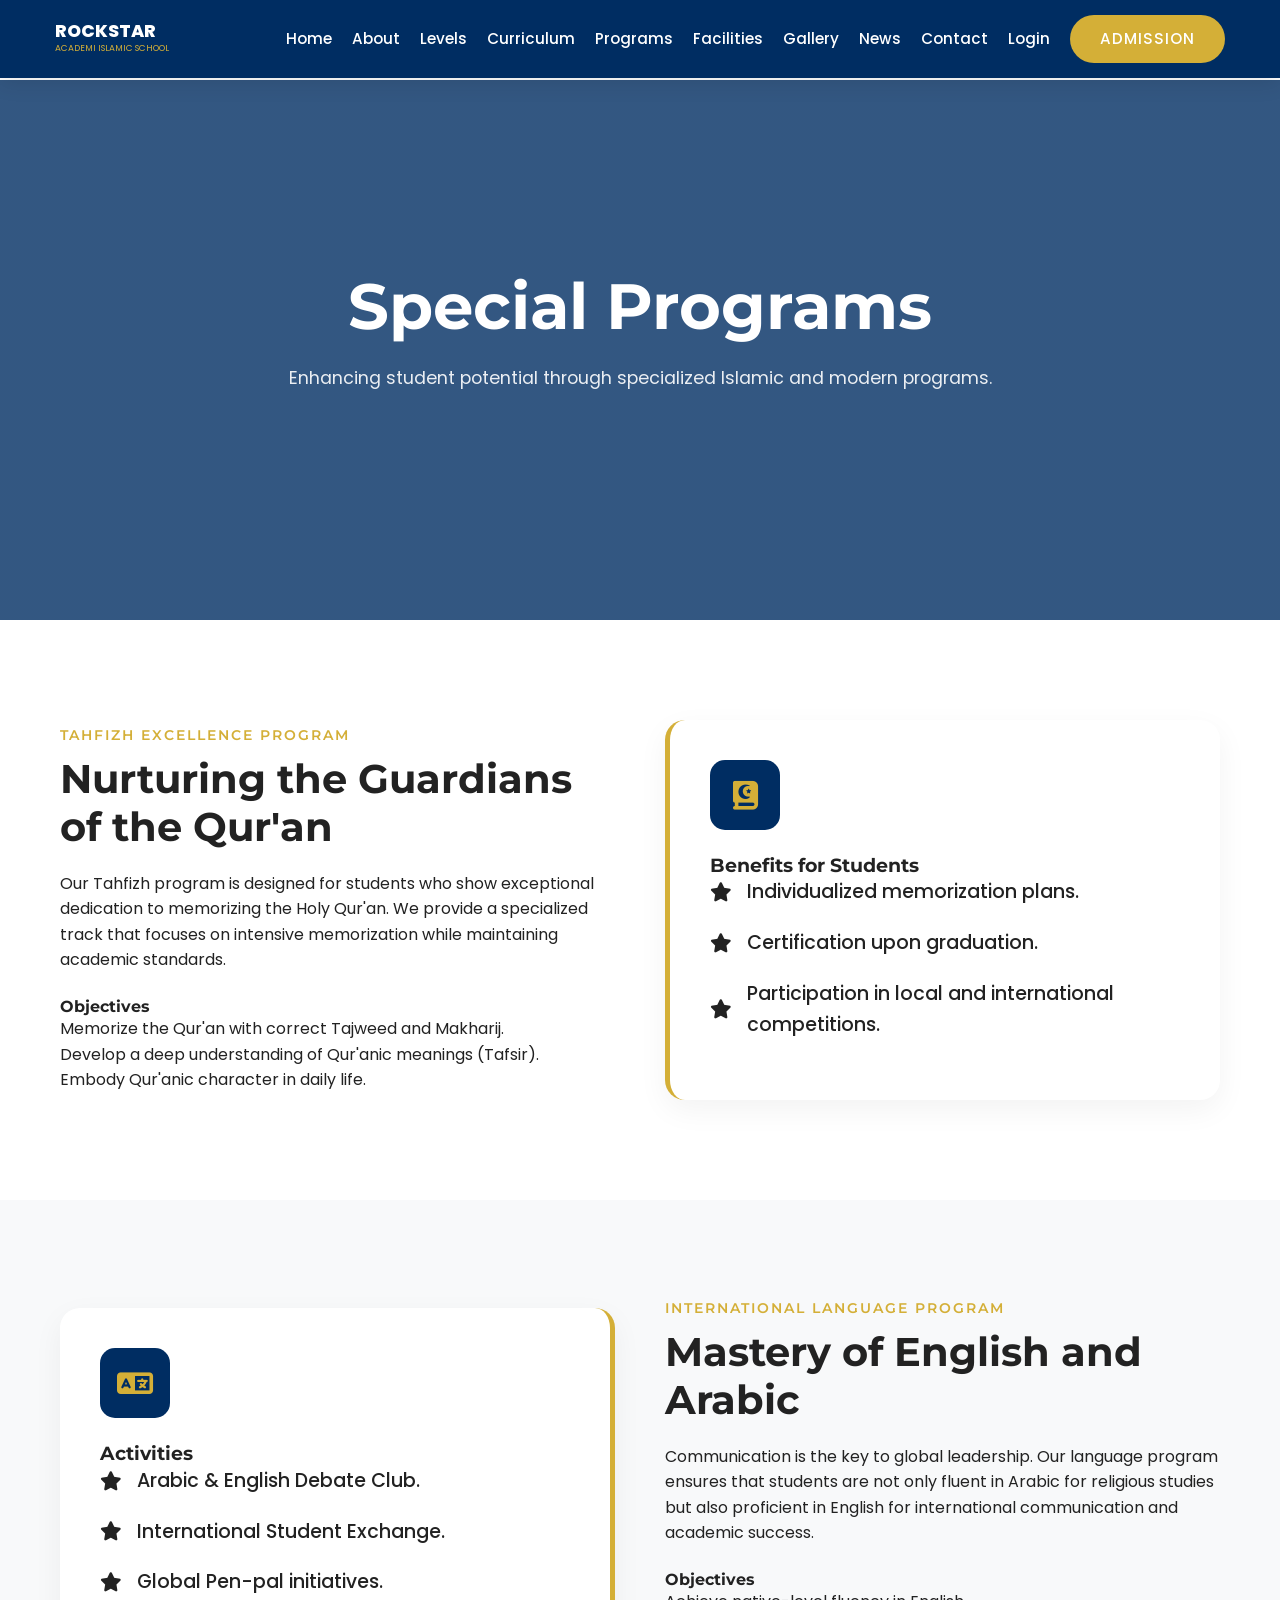
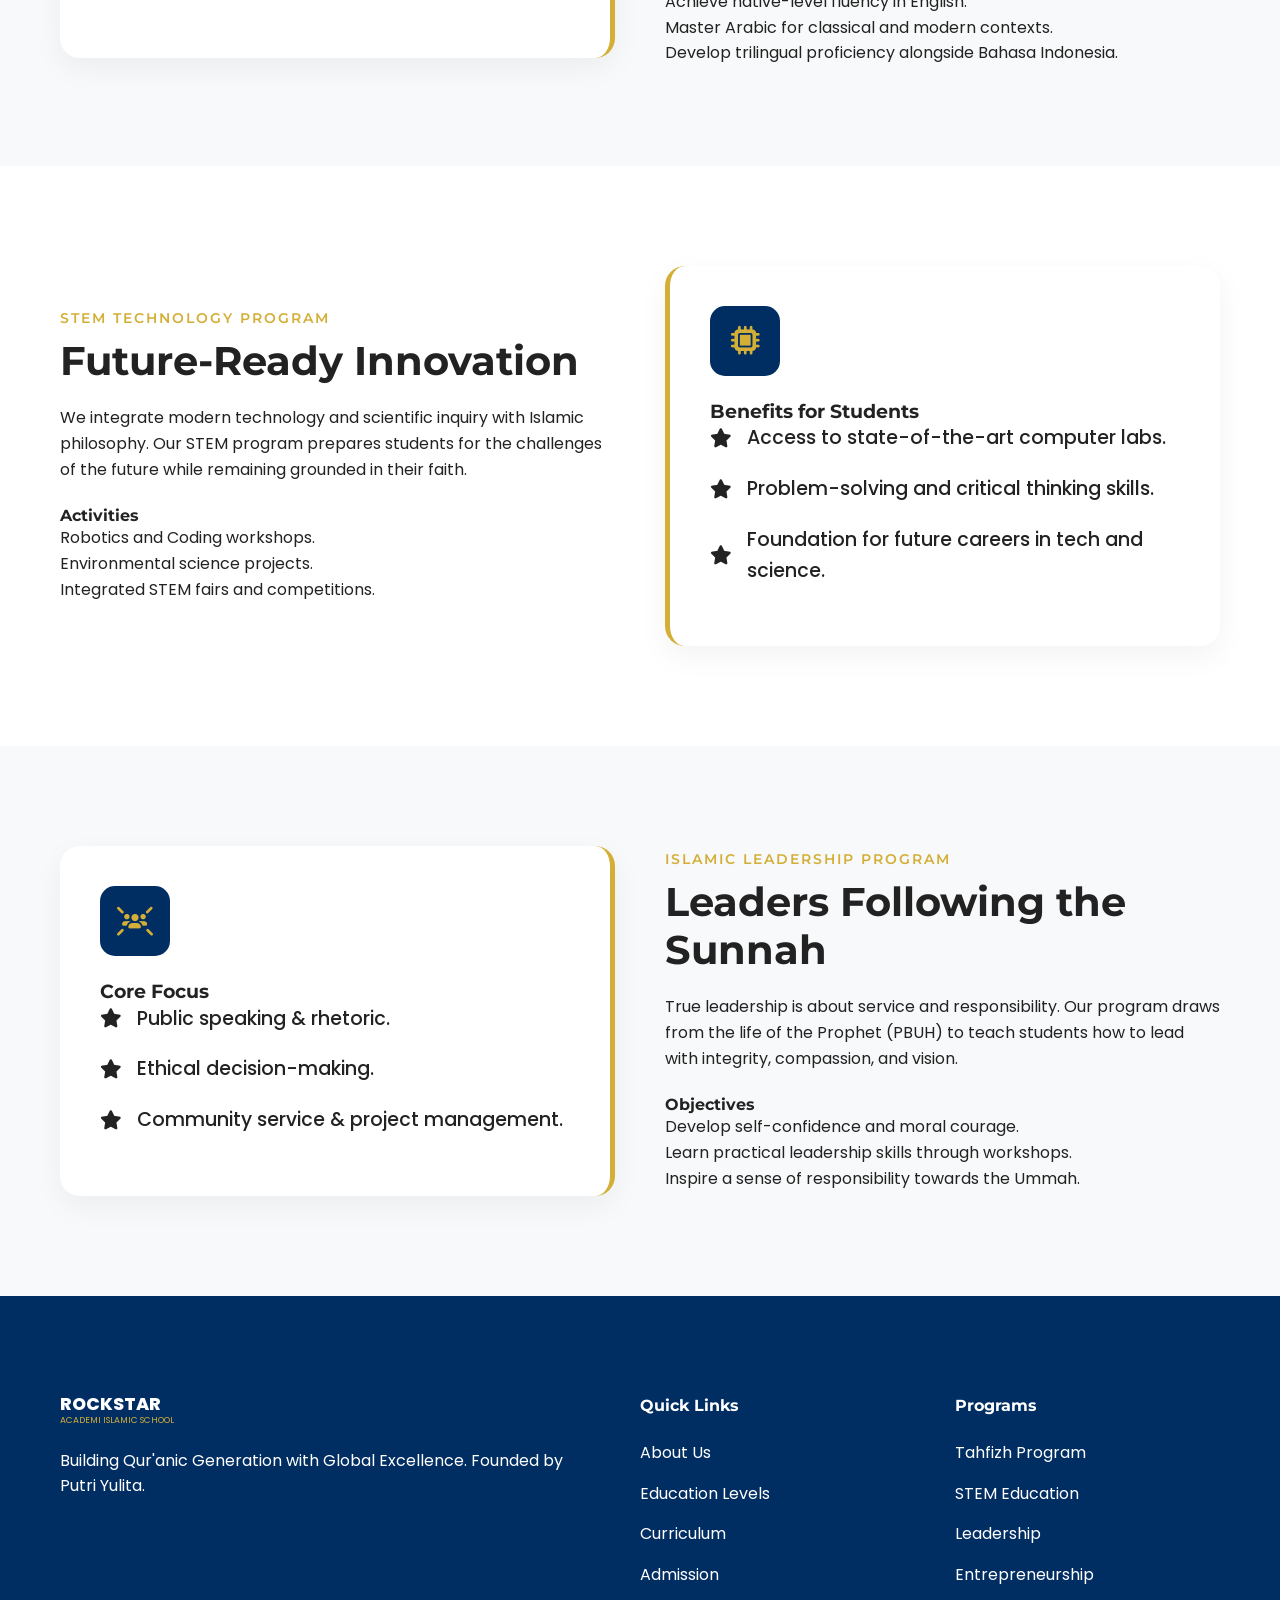
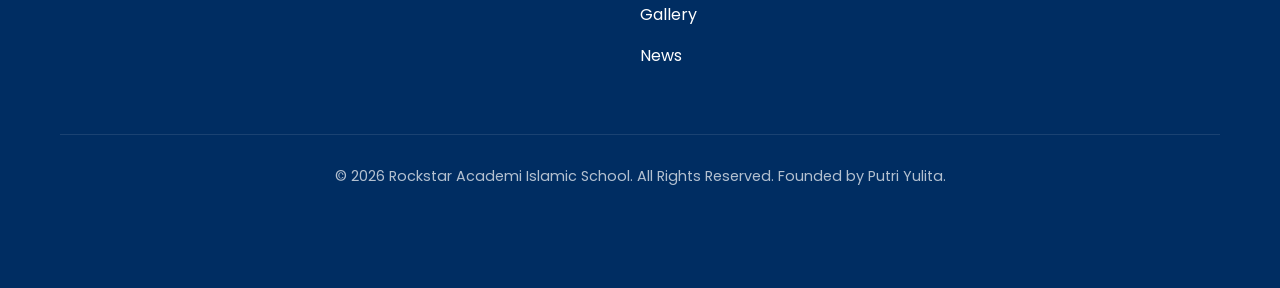
<file: programs.html>
<!DOCTYPE html>
<html lang="en">
<head>
    <meta charset="UTF-8">
    <meta name="viewport" content="width=device-width, initial-scale=1.0">
    <title>Special Programs | Rockstar Academi Islamic School</title>
    <!-- Google Fonts -->
    <link href="https://fonts.googleapis.com/css2?family=Montserrat:wght@400;500;600;700;800&family=Poppins:wght@300;400;500;600;700&display=swap" rel="stylesheet">
    <!-- Font Awesome -->
    <link rel="stylesheet" href="https://cdnjs.cloudflare.com/ajax/libs/font-awesome/6.4.0/css/all.min.css">
    <!-- AOS Animation -->
    <link href="https://unpkg.com/aos@2.3.1/dist/aos.css" rel="stylesheet">
    <link rel="stylesheet" href="style.css">
</head>
<body>

    <!-- Header & Navigation -->
    <header>
        <nav class="navbar scrolled">
            <div class="container">
                <div class="logo">
                    <a href="index.html">
                        <span class="logo-text">ROCKSTAR</span>
                        <span class="logo-sub">ACADEMI ISLAMIC SCHOOL</span>
                    </a>
                </div>
                <ul class="nav-links">
                    <li><a href="index.html">Home</a></li>
                    <li><a href="about.html">About</a></li>
                    <li><a href="levels.html">Levels</a></li>
                    <li><a href="curriculum.html">Curriculum</a></li>
                    <li><a href="programs.html">Programs</a></li>
                    <li><a href="facilities.html">Facilities</a></li>
                    <li><a href="gallery.html">Gallery</a></li>
                    <li><a href="news.html">News</a></li>
                    <li><a href="contact.html">Contact</a></li>
                    <li><a href="login.html">Login</a></li>
                    <li><a href="admission.html" class="btn btn-secondary">Admission</a></li>
                </ul>
                <div class="hamburger">
                    <span class="bar"></span>
                    <span class="bar"></span>
                    <span class="bar"></span>
                </div>
            </div>
        </nav>
    </header>

    <!-- Page Hero -->
    <section class="page-hero">
        <div class="container">
            <div class="hero-content" data-aos="fade-up">
                <h1 class="main-title">Special Programs</h1>
                <p class="hero-desc">Enhancing student potential through specialized Islamic and modern programs.</p>
            </div>
        </div>
    </section>

    <!-- Special Programs Sections -->
    <section id="tahfizh" class="program-detail section-padding">
        <div class="container">
            <div class="about-grid">
                <div data-aos="fade-right">
                    <h3 class="section-tag">Tahfizh Excellence Program</h3>
                    <h2 class="section-title">Nurturing the Guardians of the Qur'an</h2>
                    <p>Our Tahfizh program is designed for students who show exceptional dedication to memorizing the Holy Qur'an. We provide a specialized track that focuses on intensive memorization while maintaining academic standards.</p>
                    <div class="program-meta mt-4">
                        <h4>Objectives</h4>
                        <ul>
                            <li>Memorize the Qur'an with correct Tajweed and Makharij.</li>
                            <li>Develop a deep understanding of Qur'anic meanings (Tafsir).</li>
                            <li>Embody Qur'anic character in daily life.</li>
                        </ul>
                    </div>
                </div>
                <div class="program-card-large" data-aos="fade-left" style="background: white; padding: 40px; border-radius: 20px; box-shadow: 0 10px 30px rgba(0,0,0,0.05); border-left: 5px solid var(--secondary-color);">
                    <div class="icon-box"><i class="fas fa-quran"></i></div>
                    <h3>Benefits for Students</h3>
                    <ul class="styled-list">
                        <li><i class="fas fa-star"></i> Individualized memorization plans.</li>
                        <li><i class="fas fa-star"></i> Certification upon graduation.</li>
                        <li><i class="fas fa-star"></i> Participation in local and international competitions.</li>
                    </ul>
                </div>
            </div>
        </div>
    </section>

    <section id="language" class="program-detail section-padding bg-light">
        <div class="container">
            <div class="about-grid">
                <div class="program-card-large" data-aos="fade-right" style="background: white; padding: 40px; border-radius: 20px; box-shadow: 0 10px 30px rgba(0,0,0,0.05); border-right: 5px solid var(--secondary-color);">
                    <div class="icon-box"><i class="fas fa-language"></i></div>
                    <h3>Activities</h3>
                    <ul class="styled-list">
                        <li><i class="fas fa-star"></i> Arabic & English Debate Club.</li>
                        <li><i class="fas fa-star"></i> International Student Exchange.</li>
                        <li><i class="fas fa-star"></i> Global Pen-pal initiatives.</li>
                    </ul>
                </div>
                <div data-aos="fade-left">
                    <h3 class="section-tag">International Language Program</h3>
                    <h2 class="section-title">Mastery of English and Arabic</h2>
                    <p>Communication is the key to global leadership. Our language program ensures that students are not only fluent in Arabic for religious studies but also proficient in English for international communication and academic success.</p>
                    <div class="program-meta mt-4">
                        <h4>Objectives</h4>
                        <ul>
                            <li>Achieve native-level fluency in English.</li>
                            <li>Master Arabic for classical and modern contexts.</li>
                            <li>Develop trilingual proficiency alongside Bahasa Indonesia.</li>
                        </ul>
                    </div>
                </div>
            </div>
        </div>
    </section>

    <section id="stem" class="program-detail section-padding">
        <div class="container">
            <div class="about-grid">
                <div data-aos="fade-right">
                    <h3 class="section-tag">STEM Technology Program</h3>
                    <h2 class="section-title">Future-Ready Innovation</h2>
                    <p>We integrate modern technology and scientific inquiry with Islamic philosophy. Our STEM program prepares students for the challenges of the future while remaining grounded in their faith.</p>
                    <div class="program-meta mt-4">
                        <h4>Activities</h4>
                        <ul>
                            <li>Robotics and Coding workshops.</li>
                            <li>Environmental science projects.</li>
                            <li>Integrated STEM fairs and competitions.</li>
                        </ul>
                    </div>
                </div>
                <div class="program-card-large" data-aos="fade-left" style="background: white; padding: 40px; border-radius: 20px; box-shadow: 0 10px 30px rgba(0,0,0,0.05); border-left: 5px solid var(--secondary-color);">
                    <div class="icon-box"><i class="fas fa-microchip"></i></div>
                    <h3>Benefits for Students</h3>
                    <ul class="styled-list">
                        <li><i class="fas fa-star"></i> Access to state-of-the-art computer labs.</li>
                        <li><i class="fas fa-star"></i> Problem-solving and critical thinking skills.</li>
                        <li><i class="fas fa-star"></i> Foundation for future careers in tech and science.</li>
                    </ul>
                </div>
            </div>
        </div>
    </section>

    <section id="leadership" class="program-detail section-padding bg-light">
        <div class="container">
            <div class="about-grid">
                <div class="program-card-large" data-aos="fade-right" style="background: white; padding: 40px; border-radius: 20px; box-shadow: 0 10px 30px rgba(0,0,0,0.05); border-right: 5px solid var(--secondary-color);">
                    <div class="icon-box"><i class="fas fa-users-rays"></i></div>
                    <h3>Core Focus</h3>
                    <ul class="styled-list">
                        <li><i class="fas fa-star"></i> Public speaking & rhetoric.</li>
                        <li><i class="fas fa-star"></i> Ethical decision-making.</li>
                        <li><i class="fas fa-star"></i> Community service & project management.</li>
                    </ul>
                </div>
                <div data-aos="fade-left">
                    <h3 class="section-tag">Islamic Leadership Program</h3>
                    <h2 class="section-title">Leaders Following the Sunnah</h2>
                    <p>True leadership is about service and responsibility. Our program draws from the life of the Prophet (PBUH) to teach students how to lead with integrity, compassion, and vision.</p>
                    <div class="program-meta mt-4">
                        <h4>Objectives</h4>
                        <ul>
                            <li>Develop self-confidence and moral courage.</li>
                            <li>Learn practical leadership skills through workshops.</li>
                            <li>Inspire a sense of responsibility towards the Ummah.</li>
                        </ul>
                    </div>
                </div>
            </div>
        </div>
    </section>

    <!-- Footer -->
    <footer class="footer section-padding bg-primary text-white">
        <div class="container">
            <div class="footer-grid">
                <div class="footer-brand">
                    <div class="logo">
                        <a href="index.html" class="text-white">
                            <span class="logo-text">ROCKSTAR</span>
                            <span class="logo-sub">ACADEMI ISLAMIC SCHOOL</span>
                        </a>
                    </div>
                    <p>Building Qur'anic Generation with Global Excellence. Founded by Putri Yulita.</p>
                </div>
                <div class="footer-links">
                    <h4>Quick Links</h4>
                    <ul>
                        <li><a href="about.html">About Us</a></li>
                        <li><a href="levels.html">Education Levels</a></li>
                        <li><a href="curriculum.html">Curriculum</a></li>
                        <li><a href="admission.html">Admission</a></li>
                        <li><a href="gallery.html">Gallery</a></li>
                        <li><a href="news.html">News</a></li>
                    </ul>
                </div>
                <div class="footer-programs">
                    <h4>Programs</h4>
                    <ul>
                        <li><a href="programs.html">Tahfizh Program</a></li>
                        <li><a href="programs.html">STEM Education</a></li>
                        <li><a href="programs.html">Leadership</a></li>
                        <li><a href="programs.html">Entrepreneurship</a></li>
                    </ul>
                </div>
            </div>
            <div class="footer-bottom">
                <p>&copy; 2026 Rockstar Academi Islamic School. All Rights Reserved. Founded by Putri Yulita.</p>
            </div>
        </div>
    </footer>

    <!-- Scripts -->
    <script src="https://unpkg.com/aos@2.3.1/dist/aos.js"></script>
    <script src="script.js"></script>
</body>
</html>
</file>
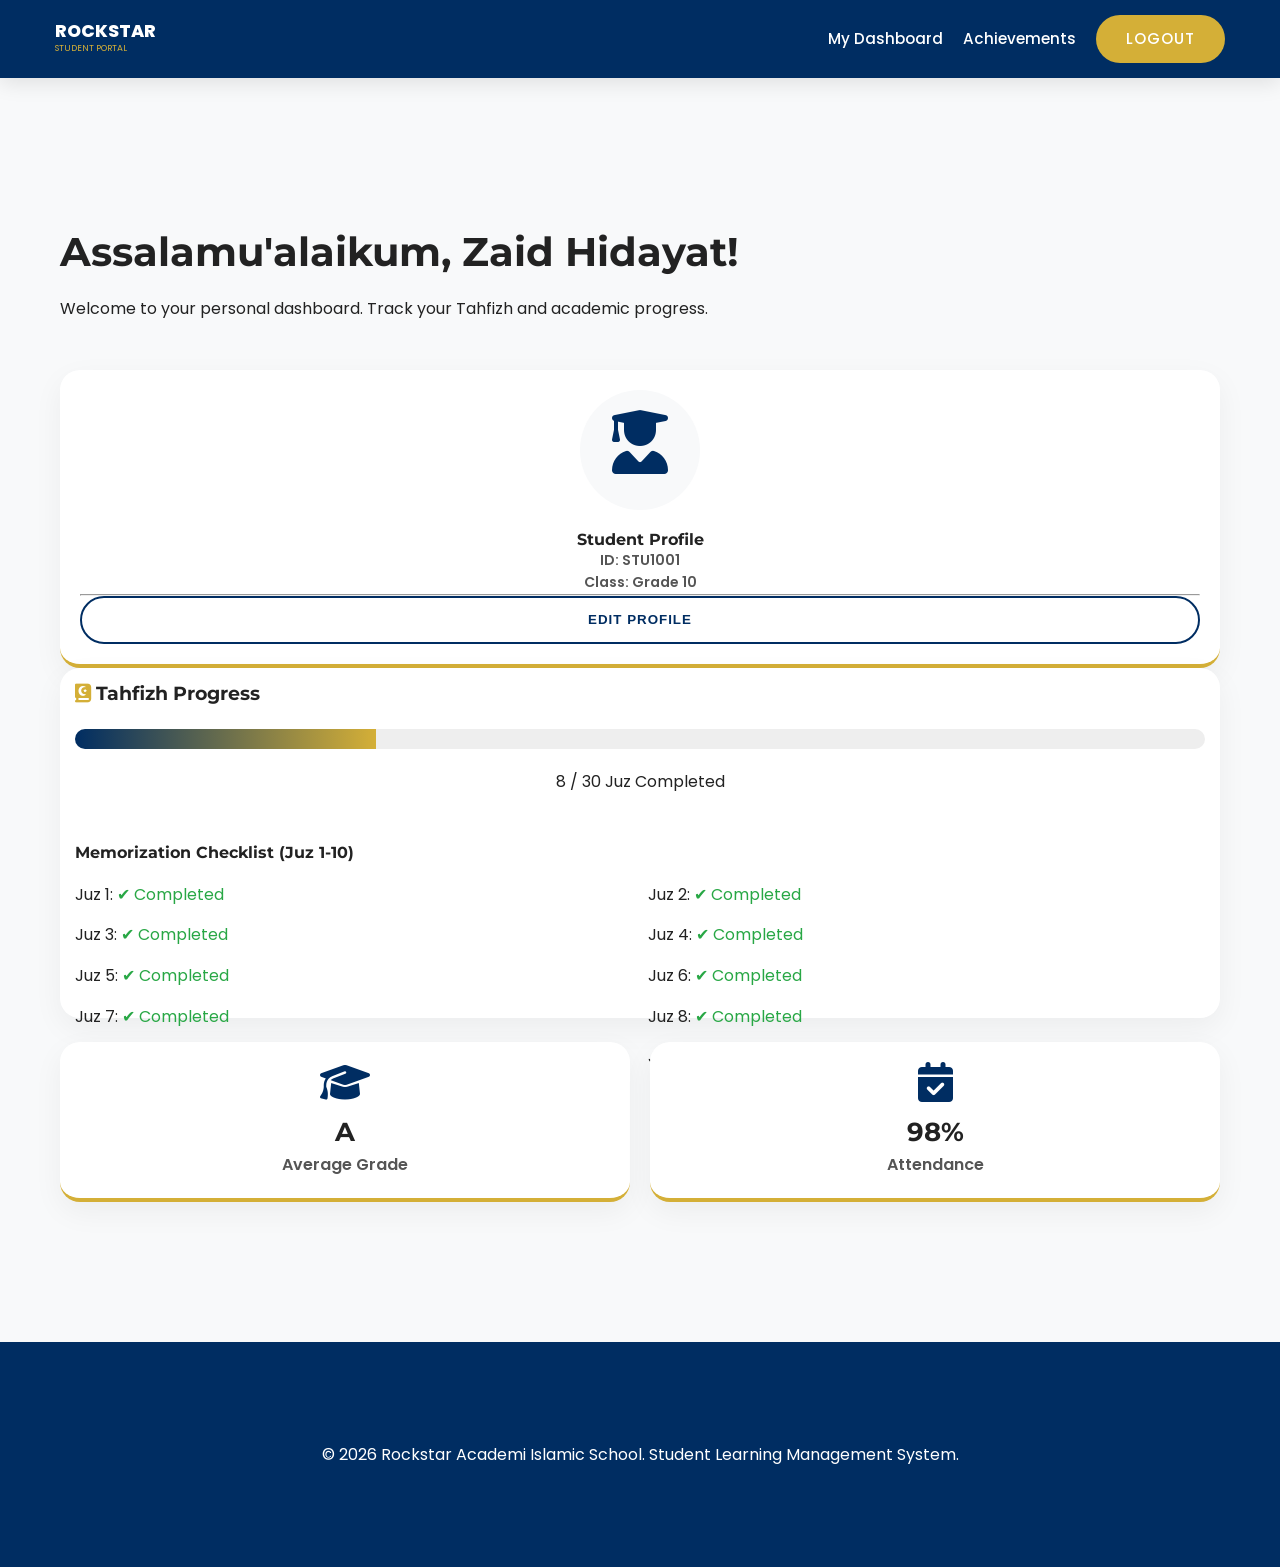
<file: student-dashboard.html>
<!DOCTYPE html>
<html lang="en">
<head>
    <meta charset="UTF-8">
    <meta name="viewport" content="width=device-width, initial-scale=1.0">
    <title>Student Dashboard | Rockstar Academi Islamic School</title>
    <!-- Google Fonts -->
    <link href="https://fonts.googleapis.com/css2?family=Montserrat:wght@400;500;600;700;800&family=Poppins:wght@300;400;500;600;700&display=swap" rel="stylesheet">
    <!-- Font Awesome -->
    <link rel="stylesheet" href="https://cdnjs.cloudflare.com/ajax/libs/font-awesome/6.4.0/css/all.min.css">
    <!-- AOS Animation -->
    <link href="https://unpkg.com/aos@2.3.1/dist/aos.css" rel="stylesheet">
    <link rel="stylesheet" href="style.css">
</head>
<body class="bg-light">

    <!-- Navbar -->
    <header>
        <nav class="navbar scrolled">
            <div class="container">
                <div class="logo">
                    <a href="index.html">
                        <span class="logo-text">ROCKSTAR</span>
                        <span class="logo-sub">STUDENT PORTAL</span>
                    </a>
                </div>
                <ul class="nav-links">
                    <li><a href="student-dashboard.html">My Dashboard</a></li>
                    <li><a href="achievements.html">Achievements</a></li>
                    <li><a href="index.html" class="btn btn-secondary">Logout</a></li>
                </ul>
                <div class="hamburger">
                    <span class="bar"></span>
                    <span class="bar"></span>
                    <span class="bar"></span>
                </div>
            </div>
        </nav>
    </header>

    <main class="section-padding mt-5">
        <div class="container">
            <div class="section-header mb-5" data-aos="fade-up">
                <h2 class="section-title">Assalamu'alaikum, <span id="stu-name">Student</span>!</h2>
                <p>Welcome to your personal dashboard. Track your Tahfizh and academic progress.</p>
            </div>

            <div class="dashboard-layout">
                <!-- Sidebar Profile -->
                <aside class="dashboard-sidebar" data-aos="fade-right">
                    <div class="stat-card">
                        <div class="founder-img" style="width: 120px; height: 120px; margin-bottom: 20px;">
                            <i class="fas fa-user-graduate" style="font-size: 4rem;"></i>
                        </div>
                        <h4 id="stu-name-display">Student Profile</h4>
                        <p class="small text-muted">ID: <span id="stu-id">STU-000</span></p>
                        <p class="small text-muted">Class: <span id="stu-class">Grade X</span></p>
                        <hr class="my-3">
                        <button class="btn btn-outline" style="width: 100%; color: var(--primary-color); border-color: var(--primary-color);">Edit Profile</button>
                    </div>
                </aside>

                <!-- Main Content -->
                <div class="dashboard-main">
                    <!-- Tahfizh Progress Section -->
                    <div class="chart-box" data-aos="fade-up">
                        <h3 class="mb-4"><i class="fas fa-book-quran text-secondary"></i> Tahfizh Progress</h3>
                        <div class="progress-large">
                            <div id="tahfizh-progress-bar" class="progress-large-bar" style="width: 0%"></div>
                        </div>
                        <p id="tahfizh-text" class="text-center font-weight-bold">0 / 30 Juz Completed</p>
                        
                        <div class="juz-tracker mt-5">
                            <h4>Memorization Checklist (Juz 1-10)</h4>
                            <ul id="juz-list" class="juz-grid" style="list-style: none; padding: 0;">
                                <!-- Populated by script.js -->
                            </ul>
                        </div>
                    </div>

                    <!-- Academic Stats (Demo) -->
                    <div class="dashboard-grid mt-4">
                        <div class="stat-card" data-aos="fade-up">
                            <i class="fas fa-graduation-cap"></i>
                            <h3>A</h3>
                            <p>Average Grade</p>
                        </div>
                        <div class="stat-card" data-aos="fade-up" data-aos-delay="100">
                            <i class="fas fa-calendar-check"></i>
                            <h3>98%</h3>
                            <p>Attendance</p>
                        </div>
                    </div>
                </div>
            </div>
        </div>
    </main>

    <!-- Footer -->
    <footer class="footer section-padding bg-primary text-white">
        <div class="container text-center">
            <p>&copy; 2026 Rockstar Academi Islamic School. Student Learning Management System.</p>
        </div>
    </footer>

    <!-- Scripts -->
    <script src="https://unpkg.com/aos@2.3.1/dist/aos.js"></script>
    <script src="script.js"></script>
</body>
</html>
</file>
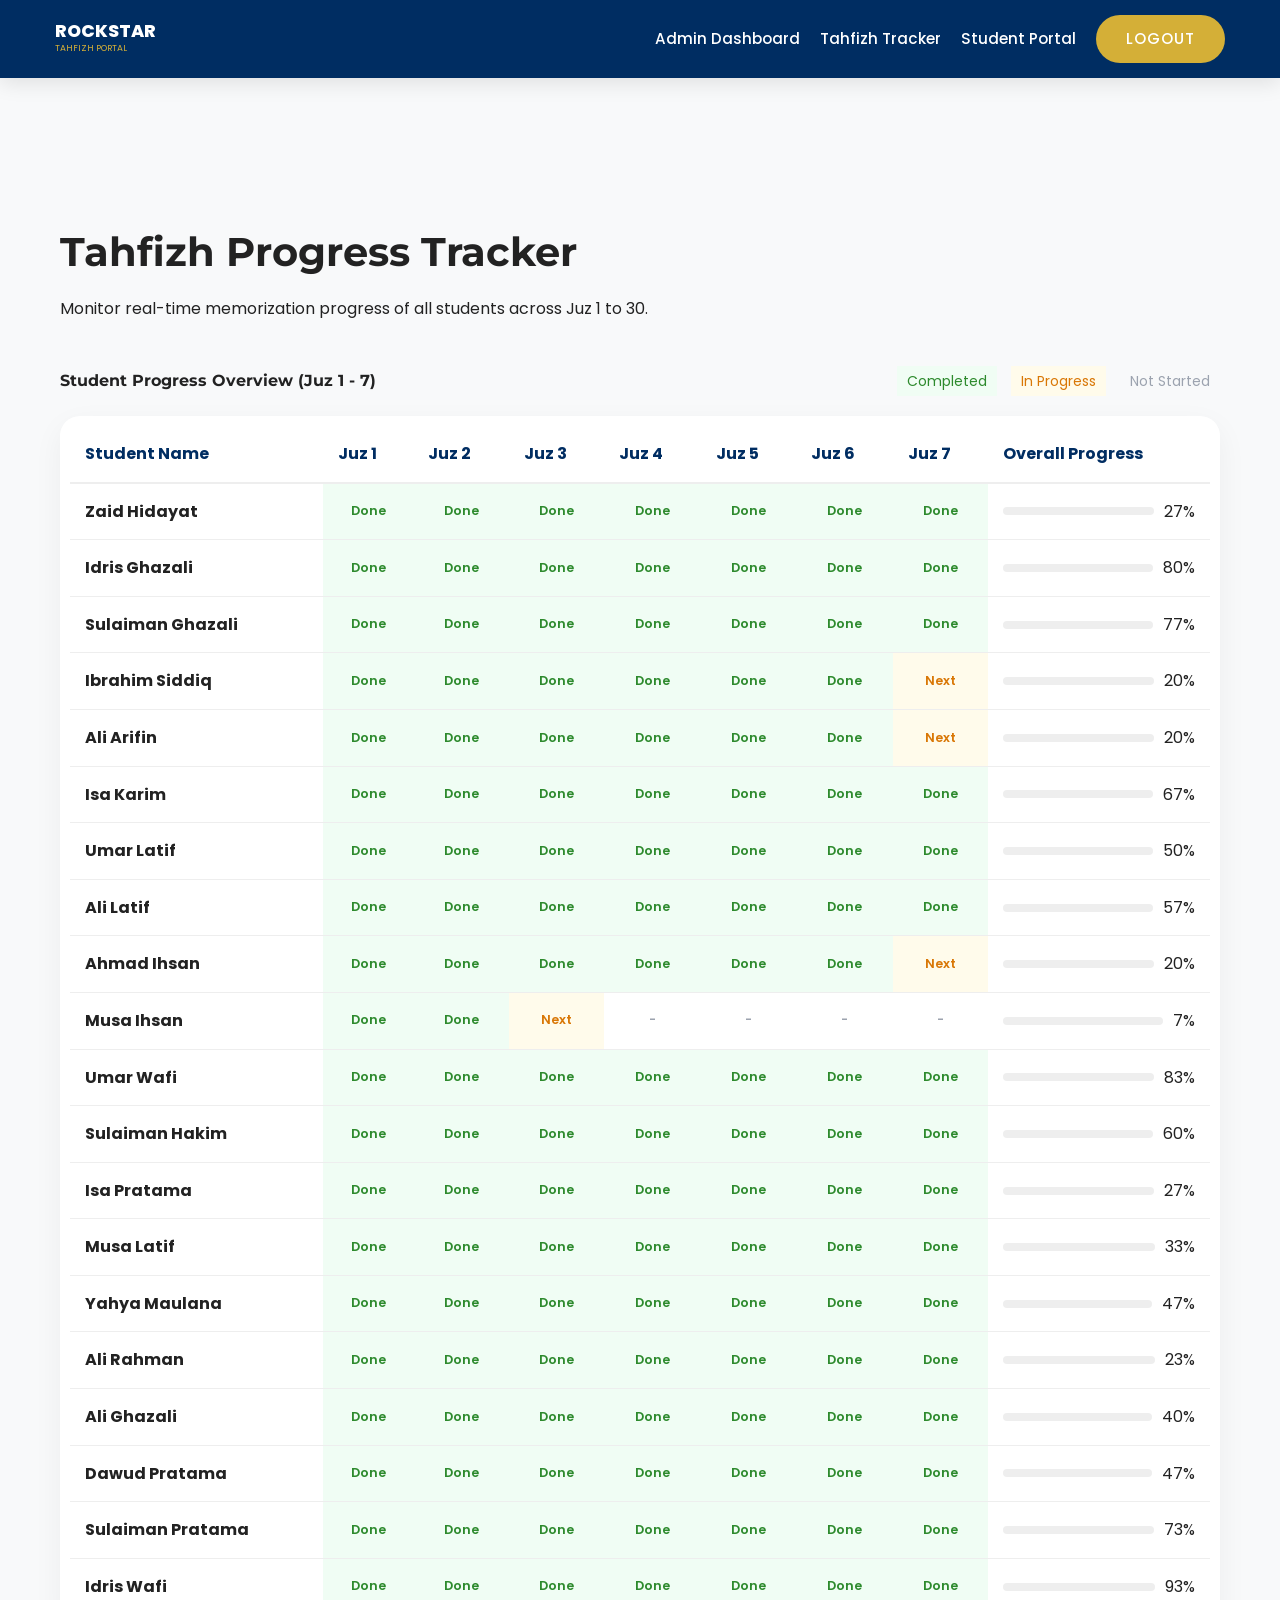
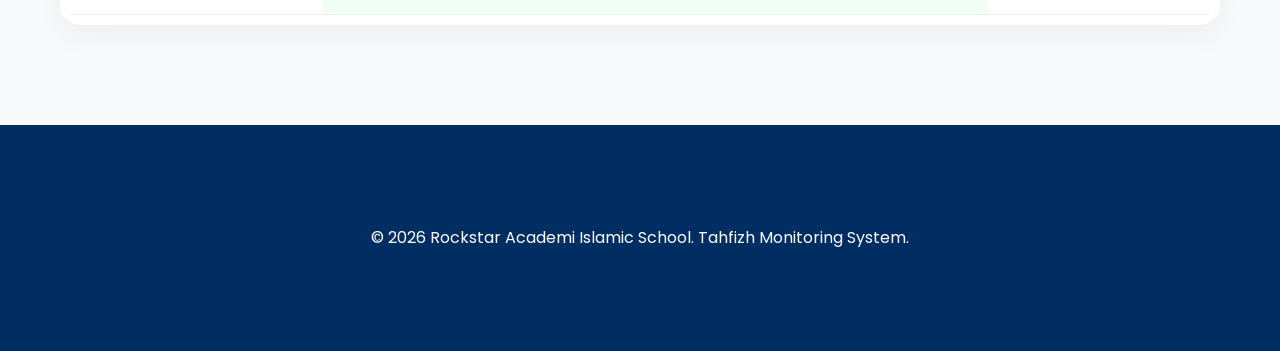
<file: tahfizh-tracker.html>
<!DOCTYPE html>
<html lang="en">
<head>
    <meta charset="UTF-8">
    <meta name="viewport" content="width=device-width, initial-scale=1.0">
    <title>Tahfizh Tracker | Rockstar Academi Islamic School</title>
    <!-- Google Fonts -->
    <link href="https://fonts.googleapis.com/css2?family=Montserrat:wght@400;500;600;700;800&family=Poppins:wght@300;400;500;600;700&display=swap" rel="stylesheet">
    <!-- Font Awesome -->
    <link rel="stylesheet" href="https://cdnjs.cloudflare.com/ajax/libs/font-awesome/6.4.0/css/all.min.css">
    <!-- AOS Animation -->
    <link href="https://unpkg.com/aos@2.3.1/dist/aos.css" rel="stylesheet">
    <link rel="stylesheet" href="style.css">
</head>
<body class="bg-light">

    <!-- Navbar -->
    <header>
        <nav class="navbar scrolled">
            <div class="container">
                <div class="logo">
                    <a href="index.html">
                        <span class="logo-text">ROCKSTAR</span>
                        <span class="logo-sub">TAHFIZH PORTAL</span>
                    </a>
                </div>
                <ul class="nav-links">
                    <li><a href="admin-dashboard.html">Admin Dashboard</a></li>
                    <li><a href="tahfizh-tracker.html">Tahfizh Tracker</a></li>
                    <li><a href="student-dashboard.html">Student Portal</a></li>
                    <li><a href="index.html" class="btn btn-secondary">Logout</a></li>
                </ul>
                <div class="hamburger">
                    <span class="bar"></span>
                    <span class="bar"></span>
                    <span class="bar"></span>
                </div>
            </div>
        </nav>
    </header>

    <main class="section-padding mt-5">
        <div class="container">
            <div class="section-header mb-5" data-aos="fade-up">
                <h2 class="section-title">Tahfizh Progress Tracker</h2>
                <p>Monitor real-time memorization progress of all students across Juz 1 to 30.</p>
            </div>

            <!-- Tracker Table -->
            <div class="table-section mt-5" data-aos="fade-up">
                <div class="d-flex justify-content-between align-items-center mb-4">
                    <h4>Student Progress Overview (Juz 1 - 7)</h4>
                    <div class="legend small">
                        <span class="badge completed" style="background: #f0fdf4; color: #2d8a2d; padding: 5px 10px; margin-right: 10px;">Completed</span>
                        <span class="badge in-progress" style="background: #fffbeb; color: #d97706; padding: 5px 10px; margin-right: 10px;">In Progress</span>
                        <span class="badge not-started" style="background: #f8f9fa; color: #9ca3af; padding: 5px 10px;">Not Started</span>
                    </div>
                </div>
                <div class="table-responsive">
                    <table class="modern-table">
                        <thead>
                            <tr>
                                <th>Student Name</th>
                                <th class="text-center">Juz 1</th>
                                <th class="text-center">Juz 2</th>
                                <th class="text-center">Juz 3</th>
                                <th class="text-center">Juz 4</th>
                                <th class="text-center">Juz 5</th>
                                <th class="text-center">Juz 6</th>
                                <th class="text-center">Juz 7</th>
                                <th>Overall Progress</th>
                            </tr>
                        </thead>
                        <tbody id="tahfizh-tracker-body">
                            <!-- Populated by script.js -->
                        </tbody>
                    </table>
                </div>
            </div>
        </div>
    </main>

    <!-- Footer -->
    <footer class="footer section-padding bg-primary text-white">
        <div class="container text-center">
            <p>&copy; 2026 Rockstar Academi Islamic School. Tahfizh Monitoring System.</p>
        </div>
    </footer>

    <!-- Scripts -->
    <script src="https://unpkg.com/aos@2.3.1/dist/aos.js"></script>
    <script src="script.js"></script>
</body>
</html>
</file>
<file: style.css>
/* Root Variables */
:root {
    --primary-color: #002D62; /* Dark Blue */
    --secondary-color: #D4AF37; /* Gold */
    --accent-white: #FFFFFF;
    --bg-light: #F8F9FA;
    --text-dark: #222222;
    --text-light: #555555;
    --transition: all 0.3s ease;
    --container-width: 1200px;
    --font-heading: 'Montserrat', sans-serif;
    --font-body: 'Poppins', sans-serif;
}

/* Global Styles */
*, ::before, ::after {
    margin: 0;
    padding: 0;
    box-sizing: border-box;
}

html, body {
    overflow-x: hidden;
    width: 100%;
    position: relative;
}

html {
    scroll-behavior: smooth;
    /* Offset for fixed navbar when navigating to anchor links */
    scroll-padding-top: 80px; 
}

body {
    font-family: var(--font-body);
    line-height: 1.6;
    color: var(--text-dark);
    -webkit-font-smoothing: antialiased;
    /* Account for fixed navbar height globally */
    padding-top: 80px; 
    width: 100%;
}

/* Ensure sections have spacing when navigated to directly and prevent AOS overflow */
section {
    position: relative;
    scroll-margin-top: 80px;
    width: 100%;
    overflow: hidden;
}

.container {
    width: 100%;
    max-width: var(--container-width);
    margin: 0 auto;
    padding: 0 20px;
}

.section-padding {
    padding: 100px 0;
}

.bg-light {
    background-color: var(--bg-light);
}

.auth-page {
    min-height: 100vh;
    display: flex;
    align-items: center;
    justify-content: center;
    padding: 20px;
    /* Reset body padding for centered auth pages */
    margin-top: -80px; 
}

.bg-primary {
    background-color: var(--primary-color);
}

.text-white {
    color: var(--accent-white);
}

.text-secondary {
    color: var(--secondary-color);
}

a {
    text-decoration: none;
    color: inherit;
    transition: var(--transition);
}

ul {
    list-style: none;
}

img {
    max-width: 100%;
    display: block;
    height: auto;
}

/* Typography */
h1, h2, h3, h4, h5, h6 {
    font-family: var(--font-heading);
    font-weight: 700;
    line-height: 1.2;
}

.section-title {
    font-size: 2.5rem;
    margin-bottom: 20px;
    position: relative;
    display: inline-block;
}

.section-tag {
    font-size: 0.9rem;
    font-weight: 600;
    text-transform: uppercase;
    letter-spacing: 2px;
    color: var(--secondary-color);
    margin-bottom: 10px;
}

/* Buttons */
.btn {
    display: inline-flex;
    align-items: center;
    justify-content: center;
    padding: 12px 30px;
    border-radius: 50px;
    font-weight: 600;
    text-transform: uppercase;
    letter-spacing: 1px;
    cursor: pointer;
    border: none;
    min-height: 48px;
    transition: var(--transition);
}

.btn-primary {
    background-color: var(--primary-color);
    color: var(--accent-white);
}

.btn-primary:hover {
    background-color: #001f44;
    transform: translateY(-3px);
}

.btn-secondary {
    background-color: var(--secondary-color);
    color: var(--accent-white);
}

.btn-secondary:hover {
    background-color: #b8962d;
    transform: translateY(-3px);
}

.btn-outline {
    background-color: transparent;
    border: 2px solid var(--accent-white);
    color: var(--accent-white);
}

.btn-outline:hover {
    background-color: var(--accent-white);
    color: var(--primary-color);
}

/* Navbar */
.navbar {
    position: fixed;
    top: 0;
    left: 0;
    width: 100%;
    z-index: 1000;
    padding: 20px 0;
    transition: var(--transition);
}

.navbar.scrolled {
    background-color: var(--primary-color);
    padding: 15px 0;
    box-shadow: 0 5px 20px rgba(0,0,0,0.1);
}

.navbar .container {
    display: flex;
    justify-content: space-between;
    align-items: center;
}

.logo .logo-text {
    font-size: 1.5rem;
    font-weight: 800;
    color: var(--accent-white);
    display: block;
    line-height: 1;
}

.logo .logo-sub {
    font-size: 0.7rem;
    font-weight: 400;
    color: var(--secondary-color);
    display: block;
    letter-spacing: 1px;
}

.nav-links {
    display: flex;
    gap: 20px;
    align-items: center;
}

.nav-links a {
    color: var(--accent-white);
    font-weight: 500;
    font-size: 0.95rem;
}

.nav-links a:hover {
    color: var(--secondary-color);
}

/* Hamburger for Mobile */
.hamburger {
    display: none;
    cursor: pointer;
    z-index: 1001;
}

.bar {
    display: block;
    width: 25px;
    height: 3px;
    margin: 5px auto;
    background-color: white;
    transition: var(--transition);
}

/* Hero Section */
.hero {
    position: relative;
    height: 100vh;
    display: flex;
    align-items: center;
    justify-content: center;
    background: url('https://images.unsplash.com/photo-1541339907198-e08756ebafe3?auto=format&fit=crop&q=80&w=2000');
    background-size: cover;
    background-position: center;
    color: var(--accent-white);
    text-align: center;
    overflow: hidden;
    /* Negate body padding on homepage to allow hero to sit under transparent navbar */
    margin-top: -80px; 
}

.hero-overlay {
    position: absolute;
    top: 0;
    left: 0;
    width: 100%;
    height: 100%;
    background: linear-gradient(rgba(0, 45, 98, 0.7), rgba(0, 45, 98, 0.7));
    z-index: 1;
}

.hero .container {
    position: relative;
    z-index: 2;
}

.hero-content {
    max-width: 800px;
    margin: 0 auto;
}

.main-title {
    font-size: 4rem;
    margin-bottom: 20px;
}

.sub-title {
    font-size: 1.8rem;
    color: var(--secondary-color);
    margin-bottom: 20px;
}

.hero-desc {
    font-size: 1.1rem;
    margin-bottom: 40px;
    opacity: 0.9;
}

.hero-btns {
    display: flex;
    gap: 20px;
    justify-content: center;
}

/* About Section */
.about-grid {
    display: grid;
    grid-template-columns: 1fr 1fr;
    gap: 50px;
    align-items: center;
}

.about-list li {
    margin-bottom: 15px;
    display: flex;
    align-items: center;
    gap: 10px;
    font-weight: 500;
}

.about-list li i {
    color: var(--secondary-color);
}

.founder-card {
    background: white;
    padding: 40px;
    border-radius: 20px;
    box-shadow: 0 10px 30px rgba(0,0,0,0.05);
    text-align: center;
    border-bottom: 5px solid var(--secondary-color);
}

.founder-img {
    width: 150px;
    height: 150px;
    margin: 0 auto 20px;
    border-radius: 50%;
    overflow: hidden;
    background: var(--bg-light);
    display: flex;
    align-items: center;
    justify-content: center;
}

.img-placeholder i {
    font-size: 4rem;
    color: var(--primary-color);
}

.founder-info h4 {
    font-size: 1.5rem;
    margin-bottom: 5px;
}

.founder-info span {
    color: var(--secondary-color);
    font-weight: 600;
    display: block;
    margin-bottom: 15px;
}

.founder-info p {
    font-style: italic;
    color: var(--text-light);
}

/* Vision & Mission */
.vision-mission-grid {
    display: grid;
    grid-template-columns: 1fr 1fr;
    gap: 30px;
    margin-top: 50px;
}

.vision-card, .mission-card {
    background: white;
    padding: 50px;
    border-radius: 20px;
    box-shadow: 0 10px 30px rgba(0,0,0,0.05);
    transition: var(--transition);
}

.vision-card:hover, .mission-card:hover {
    transform: translateY(-10px);
}

.icon-box {
    width: 70px;
    height: 70px;
    background: var(--primary-color);
    color: var(--secondary-color);
    border-radius: 15px;
    display: flex;
    align-items: center;
    justify-content: center;
    font-size: 1.8rem;
    margin-bottom: 25px;
}

.mission-list li {
    margin-bottom: 10px;
    padding-left: 20px;
    position: relative;
}

.mission-list li::before {
    content: '\f00c';
    font-family: 'Font Awesome 6 Free';
    font-weight: 900;
    position: absolute;
    left: 0;
    color: var(--secondary-color);
}

/* Level Cards */
.level-cards {
    display: grid;
    grid-template-columns: repeat(auto-fit, minmax(250px, 1fr));
    gap: 30px;
}

.card {
    background: white;
    padding: 40px;
    border-radius: 20px;
    text-align: center;
    box-shadow: 0 10px 30px rgba(0,0,0,0.05);
    transition: var(--transition);
    border-top: 4px solid transparent;
}

.card:hover {
    border-top-color: var(--secondary-color);
    transform: translateY(-10px);
}

.card-icon {
    font-size: 3rem;
    color: var(--primary-color);
    margin-bottom: 20px;
}

/* Curriculum Section */
.curriculum-grid {
    display: grid;
    grid-template-columns: 1fr 1fr;
    gap: 50px;
    align-items: center;
}

.highlight-item {
    display: flex;
    gap: 20px;
    margin-top: 30px;
    align-items: center;
}

.highlight-item i {
    font-size: 2.5rem;
    color: var(--secondary-color);
}

.curriculum-list-box {
    background: rgba(255, 255, 255, 0.1);
    padding: 40px;
    border-radius: 20px;
    backdrop-filter: blur(10px);
}

.styled-list li {
    margin-bottom: 20px;
    font-size: 1.2rem;
    font-weight: 500;
    display: flex;
    align-items: center;
    gap: 15px;
}

/* Special Programs */
.program-grid {
    display: grid;
    grid-template-columns: repeat(auto-fit, minmax(200px, 1fr));
    gap: 20px;
}

.program-card {
    background: white;
    padding: 30px;
    border-radius: 20px;
    box-shadow: 0 10px 30px rgba(0,0,0,0.05);
    text-align: center;
    transition: var(--transition);
}

.program-card:hover {
    background: var(--primary-color);
    color: white;
}

.program-icon {
    font-size: 2.5rem;
    color: var(--secondary-color);
    margin-bottom: 15px;
}

/* Facilities */
.facility-grid {
    display: grid;
    grid-template-columns: repeat(auto-fit, minmax(250px, 1fr));
    gap: 20px;
}

.facility-item {
    background: white;
    padding: 30px;
    border-radius: 15px;
    display: flex;
    flex-direction: column;
    align-items: center;
    gap: 10px;
    transition: var(--transition);
}

.facility-item i {
    font-size: 2rem;
    color: var(--primary-color);
}

.facility-item:hover {
    background: var(--secondary-color);
}

.facility-item:hover i, .facility-item:hover span {
    color: white;
}

/* Extracurricular */
.extra-list {
    display: flex;
    flex-wrap: wrap;
    gap: 15px;
    justify-content: center;
}

.extra-item {
    background: var(--bg-light);
    padding: 12px 25px;
    border-radius: 50px;
    font-weight: 600;
    color: var(--primary-color);
    border: 1px solid #ddd;
    transition: var(--transition);
    font-size: 0.9rem;
}

.extra-item:hover {
    background: var(--primary-color);
    color: white;
    border-color: var(--primary-color);
}

/* Stats Section */
.stats-grid {
    display: grid;
    grid-template-columns: repeat(auto-fit, minmax(200px, 1fr));
    gap: 30px;
    text-align: center;
}

.counter {
    font-size: 3.5rem;
    font-weight: 800;
    color: var(--secondary-color);
    margin-bottom: 10px;
}

.stat-item span {
    font-size: 1.1rem;
    text-transform: uppercase;
    letter-spacing: 1px;
}

/* Testimonials */
.testimonial-slider {
    max-width: 800px;
    margin: 0 auto;
    text-align: center;
}

.testimonial-item p {
    font-size: 1.5rem;
    font-style: italic;
    margin-bottom: 20px;
    color: var(--text-light);
}

.testimonial-item h4 {
    color: var(--primary-color);
    margin-bottom: 5px;
}

/* Admission Box */
.admission-box {
    background: var(--primary-color);
    color: white;
    padding: 60px;
    border-radius: 30px;
    text-align: center;
}

.steps-grid {
    display: grid;
    grid-template-columns: repeat(auto-fit, minmax(200px, 1fr));
    gap: 30px;
    margin-top: 40px;
}

.step-num {
    width: 60px;
    height: 60px;
    background: var(--secondary-color);
    border-radius: 50%;
    display: flex;
    align-items: center;
    justify-content: center;
    font-size: 1.5rem;
    font-weight: 800;
    margin: 0 auto 15px;
}

/* Gallery */
.gallery-grid {
    display: grid;
    grid-template-columns: repeat(auto-fit, minmax(300px, 1fr));
    gap: 15px;
}

.gallery-item {
    background: #ddd;
    display: flex;
    align-items: center;
    justify-content: center;
    font-weight: 600;
    border-radius: 15px;
    position: relative;
    overflow: hidden;
    color: white;
    font-size: 1.2rem;
    height: 250px;
}

.gallery-item::before {
    content: '';
    position: absolute;
    top: 0;
    left: 0;
    width: 100%;
    height: 100%;
    background: rgba(0, 45, 98, 0.4);
    transition: var(--transition);
}

.gallery-item:hover::before {
    background: rgba(0, 45, 98, 0.7);
}

/* News Section */
.news-grid {
    display: grid;
    grid-template-columns: repeat(auto-fit, minmax(300px, 1fr));
    gap: 30px;
}

.news-card {
    background: white;
    border-radius: 20px;
    overflow: hidden;
    box-shadow: 0 10px 30px rgba(0,0,0,0.05);
}

.news-img {
    height: 200px;
    background: #eee;
    display: flex;
    align-items: center;
    justify-content: center;
    color: var(--text-light);
    font-weight: 600;
}

.news-body {
    padding: 25px;
}

.news-body h4 {
    margin-bottom: 10px;
    font-size: 1.2rem;
}

/* Contact Section */
.contact-grid {
    display: grid;
    grid-template-columns: 1fr 1fr;
    gap: 50px;
}

.contact-info p {
    margin-bottom: 20px;
    display: flex;
    gap: 15px;
    align-items: center;
}

.contact-info i {
    color: var(--secondary-color);
    font-size: 1.2rem;
}

.social-links {
    display: flex;
    gap: 15px;
    margin-top: 30px;
}

.social-links a {
    width: 45px;
    height: 45px;
    background: var(--primary-color);
    color: white;
    border-radius: 50%;
    display: flex;
    align-items: center;
    justify-content: center;
}

.social-links a:hover {
    background: var(--secondary-color);
}

.map-placeholder {
    height: 100%;
    min-height: 300px;
    background: #eee;
    border-radius: 20px;
    display: flex;
    flex-direction: column;
    align-items: center;
    justify-content: center;
    color: var(--text-light);
}

/* Footer */
.footer-grid {
    display: grid;
    grid-template-columns: 2fr 1fr 1fr;
    gap: 50px;
    padding-bottom: 50px;
    border-bottom: 1px solid rgba(255, 255, 255, 0.1);
}

.footer-brand .logo { margin-bottom: 20px; }
.footer h4 { margin-bottom: 25px; }
.footer-links ul li, .footer-programs ul li { margin-bottom: 15px; }
.footer-links ul li a:hover, .footer-programs ul li a:hover { color: var(--secondary-color); }

.footer-bottom {
    padding-top: 30px;
    text-align: center;
    font-size: 0.9rem;
    opacity: 0.7;
}

/* Page Hero */
.page-hero {
    height: 60vh;
    display: flex;
    align-items: center;
    justify-content: center;
    background: linear-gradient(rgba(0, 45, 98, 0.8), rgba(0, 45, 98, 0.8)), url('https://images.unsplash.com/photo-1523050854058-8df90110c9f1?auto=format&fit=crop&q=80&w=2000');
    background-size: cover;
    background-position: center;
    color: var(--accent-white);
    text-align: center;
}

/* Form Elements */
.form-group {
    margin-bottom: 20px;
}

.form-group label {
    display: block;
    margin-bottom: 8px;
    font-weight: 600;
}

.form-group input, 
.form-group select, 
.form-group textarea {
    width: 100%;
    padding: 12px 20px;
    border-radius: 10px;
    border: 1px solid #ddd;
    font-family: inherit;
    font-size: 1rem;
    transition: var(--transition);
}

.form-group input:focus, 
.form-group select:focus, 
.form-group textarea:focus {
    outline: none;
    border-color: var(--secondary-color);
    box-shadow: 0 0 0 3px rgba(212, 175, 55, 0.1);
}

/* Utility Classes */
.text-center { text-align: center; }
.mb-4 { margin-bottom: 1.5rem !important; }
.mb-5 { margin-bottom: 3rem !important; }
.mt-4 { margin-top: 1.5rem !important; }
.mt-5 { margin-top: 3rem !important; }
.d-flex { display: flex; }
.justify-content-between { justify-content: space-between; }
.align-items-center { align-items: center; }
.small { font-size: 0.875rem; }
.text-muted { color: #6c757d; }
.text-success { color: #28a745; }
.text-warning { color: #ffc107; }

/* Dashboard & Systems UI */
.dashboard-grid {
    display: grid;
    grid-template-columns: repeat(auto-fit, minmax(200px, 1fr));
    gap: 20px;
    margin-bottom: 40px;
}

.stat-card {
    background: white;
    padding: 30px;
    border-radius: 20px;
    box-shadow: 0 10px 30px rgba(0,0,0,0.05);
    text-align: center;
    border-bottom: 4px solid var(--secondary-color);
}

.stat-card i {
    font-size: 2.5rem;
    color: var(--primary-color);
    margin-bottom: 15px;
}

.stat-card h3 {
    font-size: 2rem;
    margin-bottom: 5px;
}

.stat-card p {
    color: var(--text-light);
    font-weight: 600;
}

.charts-grid {
    display: grid;
    grid-template-columns: 1fr 1fr;
    gap: 30px;
    margin-bottom: 40px;
}

.chart-box {
    background: white;
    padding: 30px;
    border-radius: 20px;
    box-shadow: 0 10px 30px rgba(0,0,0,0.05);
    min-height: 300px;
}

.table-responsive {
    overflow-x: auto;
    background: white;
    padding: 20px;
    border-radius: 20px;
    box-shadow: 0 10px 30px rgba(0,0,0,0.05);
    -webkit-overflow-scrolling: touch;
}

.modern-table {
    width: 100%;
    min-width: 800px;
    border-collapse: collapse;
}

.modern-table th {
    text-align: left;
    padding: 15px;
    border-bottom: 2px solid #eee;
    color: var(--primary-color);
}

.modern-table td {
    padding: 15px;
    border-bottom: 1px solid #eee;
}

.status-badge {
    padding: 5px 12px;
    border-radius: 50px;
    font-size: 0.8rem;
    font-weight: 600;
}

.status-badge.active { background: #e6f7e6; color: #2d8a2d; }
.status-badge.inactive { background: #fbeaea; color: #d9534f; }
.status-badge.pending { background: #fff4e6; color: #f0ad4e; }

.progress-container-small {
    display: flex;
    align-items: center;
    gap: 10px;
}

.progress-bar-small {
    height: 8px;
    background: #eee;
    border-radius: 10px;
    flex-grow: 1;
    position: relative;
    overflow: hidden;
}

.progress-bar-small div {
    height: 100%;
    background: var(--secondary-color);
}

.progress-large {
    height: 20px;
    background: #eee;
    border-radius: 50px;
    overflow: hidden;
    margin: 20px 0;
}

.progress-large-bar {
    height: 100%;
    background: linear-gradient(90deg, var(--primary-color), var(--secondary-color));
    transition: width 1s ease-in-out;
}

.juz-grid {
    display: grid;
    grid-template-columns: repeat(auto-fill, minmax(150px, 1fr));
    gap: 15px;
    margin-top: 20px;
}

.juz-item {
    padding: 15px;
    background: #f8f9fa;
    border-radius: 10px;
    border-left: 4px solid #ddd;
}

.juz-item.completed { border-left-color: #2d8a2d; }
.juz-item.in-progress { border-left-color: #f0ad4e; }

.action-btn {
    width: 32px;
    height: 32px;
    border-radius: 8px;
    border: none;
    cursor: pointer;
    margin-right: 5px;
    transition: var(--transition);
}

.action-btn.view { background: #eef2ff; color: #4f46e5; }
.action-btn.edit { background: #fffbeb; color: #d97706; }
.action-btn.delete { background: #fef2f2; color: #dc2626; }

.juz-cell {
    text-align: center;
    font-weight: 600;
    font-size: 0.8rem;
}

.juz-cell.completed { color: #2d8a2d; background: #f0fdf4; }
.juz-cell.in-progress { color: #d97706; background: #fffbeb; }
.juz-cell.not-started { color: #9ca3af; }

/* Form & Login Containers */
.form-container {
    max-width: 900px;
    margin: 0 auto;
    background: white;
    padding: 60px;
    border-radius: 30px;
    box-shadow: 0 20px 50px rgba(0,0,0,0.05);
    width: 100%;
}

.login-container {
    max-width: 450px;
    margin: 100px auto;
    background: white;
    padding: 40px;
    border-radius: 30px;
    box-shadow: 0 20px 50px rgba(0,0,0,0.1);
    width: 100%;
}

.schedule-table {
    width: 100%;
    border-collapse: collapse;
    margin-top: 20px;
}

.schedule-table th, .schedule-table td {
    border: 1px solid #ddd;
    padding: 12px;
    text-align: left;
}

.schedule-table th {
    background-color: var(--primary-color);
    color: white;
}

.schedule-table tr:nth-child(even) {
    background-color: #f2f2f2;
}

/* ==========================================================================
   RESPONSIVE MEDIA QUERIES
   ========================================================================== */

/* Large Tablets & Small Desktops (1024px and below) */
@media (max-width: 1024px) {
    .container { padding: 0 30px; }
    .main-title { font-size: 3.5rem; }
    .about-grid, .curriculum-grid, .contact-grid { gap: 30px; }
    .footer-grid { grid-template-columns: 1fr 1fr; }
    .footer-brand { grid-column: span 2; }
}

/* Tablets (768px and below) */
@media (max-width: 768px) {
    body { padding-top: 60px; }
    html { scroll-padding-top: 60px; }
    section { scroll-margin-top: 60px; }

    .section-padding { padding: 60px 0; }
    
    .navbar { padding: 12px 0; background-color: var(--primary-color) !important; box-shadow: 0 2px 10px rgba(0,0,0,0.2); }
    .navbar.scrolled { padding: 10px 0; }
    .nav-links {
        display: flex;
        flex-direction: column;
        justify-content: center;
        position: fixed;
        top: 0;
        right: 0;
        width: 100%;
        height: 100vh;
        background: var(--primary-color);
        padding: 40px;
        gap: 25px;
        text-align: center;
        transform: translateX(100%);
        transition: 0.5s cubic-bezier(0.77,0.2,0.05,1.0);
        z-index: 999;
        visibility: hidden;
    }
    .nav-links.active { transform: translateX(0); visibility: visible; }
    .nav-links li { 
        opacity: 0;
        transform: translateX(20px);
        transition: 0.3s ease;
    }
    .nav-links.active li {
        opacity: 1;
        transform: translateX(0);
    }
    .nav-links.active li:nth-child(1) { transition-delay: 0.1s; }
    .nav-links.active li:nth-child(2) { transition-delay: 0.15s; }
    .nav-links.active li:nth-child(3) { transition-delay: 0.2s; }
    .nav-links.active li:nth-child(4) { transition-delay: 0.25s; }
    .nav-links.active li:nth-child(5) { transition-delay: 0.3s; }
    .nav-links.active li:nth-child(6) { transition-delay: 0.35s; }
    .nav-links.active li:nth-child(7) { transition-delay: 0.4s; }
    .nav-links.active li:nth-child(8) { transition-delay: 0.45s; }
    .nav-links.active li:nth-child(9) { transition-delay: 0.5s; }
    .nav-links.active li:nth-child(10) { transition-delay: 0.55s; }
    .nav-links.active li:nth-child(11) { transition-delay: 0.6s; }
    .nav-links li { width: 100%; }
    .nav-links a { 
        font-size: 1.4rem; 
        display: block;
        padding: 10px;
        border-bottom: 1px solid rgba(255,255,255,0.1);
    }
    .nav-links .btn { 
        margin-top: 20px;
        font-size: 1.2rem;
    }
    
    .hamburger { display: block; position: relative; z-index: 1000; }
    .hamburger.active .bar:nth-child(2) { opacity: 0; }
    .hamburger.active .bar:nth-child(1) { transform: translateY(8px) rotate(45deg); }
    .hamburger.active .bar:nth-child(3) { transform: translateY(-8px) rotate(-45deg); }

    .main-title { font-size: 2.5rem; line-height: 1.2; }
    .sub-title { font-size: 1.4rem; }
    .hero-desc { font-size: 1rem; }
    
    .about-grid, .curriculum-grid, .vision-mission-grid, .contact-grid, .charts-grid { 
        grid-template-columns: 1fr; 
    }
    
    .founder-card-large { grid-template-columns: 1fr !important; }
    .founder-img { width: 110px; height: 110px; }
    
    .page-hero { height: 40vh; margin-top: 0; }
    .section-title { font-size: 1.8rem; }
    
    .dashboard-layout { flex-direction: column; gap: 20px; }
    .dashboard-sidebar { width: 100%; }
    .dashboard-sidebar .stat-card {
        display: flex;
        align-items: center;
        text-align: left;
        padding: 20px;
        gap: 20px;
    }
    .dashboard-sidebar .founder-img {
        width: 80px !important;
        height: 80px !important;
        margin: 0 !important;
    }
    .dashboard-sidebar .founder-img i { font-size: 2.5rem; }
    .dashboard-sidebar h4 { font-size: 1.1rem; margin-bottom: 5px; }
    .dashboard-sidebar hr { display: none; }
    .dashboard-sidebar .btn { display: none; } /* Hide edit profile button on mobile dashboard for simplicity */

    /* Tables */
    .modern-table { min-width: 500px; }
    .juz-grid { grid-template-columns: repeat(auto-fill, minmax(100px, 1fr)); }
}

/* Mobile Phones (480px and below) */
@media (max-width: 480px) {
    body { padding-top: 60px; }
    html { scroll-padding-top: 60px; }
    section { scroll-margin-top: 60px; }
    .auth-page { margin-top: -60px; }

    .main-title { font-size: 1.8rem; line-height: 1.2; letter-spacing: 1px; }
    .sub-title { font-size: 1.1rem; }
    .hero-desc { font-size: 0.9rem; margin-bottom: 25px; }
    .hero-btns { flex-direction: column; gap: 12px; width: 100%; }
    .hero-btns .btn { width: 100%; padding: 12px 20px; font-size: 0.9rem; }
    .hero { height: auto; min-height: 100vh; padding: 120px 0 80px; margin-top: -60px; }
    
    .section-title { font-size: 1.6rem; }
    .section-tag { font-size: 0.75rem; }

    /* Cards and Grids */
    .level-cards, .program-grid, .facility-grid, .gallery-grid, .news-grid, .steps-grid, .footer-grid, .about-grid, .curriculum-grid, .vision-mission-grid, .contact-grid, .charts-grid {
        grid-template-columns: 1fr !important;
        gap: 20px !important;
    }
    .stats-grid {
        grid-template-columns: repeat(2, 1fr) !important;
        gap: 15px !important;
    }
    .counter { font-size: 2rem; }
    .stat-item span { font-size: 0.75rem; }
    .footer-brand { grid-column: span 1 !important; text-align: center; }
    .footer-brand .logo { margin: 0 auto 20px; }

    /* Spacing */
    .section-padding { padding: 40px 0; }
    .admission-box { padding: 30px 15px; border-radius: 15px; }

    /* Forms */
    .form-container, .login-container {
        padding: 25px 15px !important;
        border-radius: 15px !important;
    }
    .dashboard-grid {
        grid-template-columns: repeat(2, 1fr) !important;
        gap: 12px !important;
        margin-bottom: 30px;
    }
    .stat-card { 
        padding: 15px; 
        border-radius: 15px;
        box-shadow: 0 5px 15px rgba(0,0,0,0.05);
    }
    .stat-card i { font-size: 1.5rem; margin-bottom: 8px; }
    .stat-card h3 { font-size: 1.2rem; margin-bottom: 2px; }
    .stat-card p { font-size: 0.75rem; line-height: 1.2; }
}

    /* Navbar Brand */
    .logo .logo-text { font-size: 1.1rem; letter-spacing: 0; }
    .logo .logo-sub { font-size: 0.55rem; letter-spacing: 0; }
    .navbar .container { padding: 0 15px; }
    
    .hamburger { margin-left: auto; }

    /* Tables in Dashboards */
    .table-responsive {
        margin: 0;
        padding: 10px;
        width: 100%;
        overflow-x: auto;
    }
    .modern-table {
        min-width: 500px;
    }
    
    /* Charts dynamic height */
    .chart-box { 
        height: 350px; 
        padding: 15px;
    }
    
    /* Dashboard Specifics */
    .stat-card { padding: 20px; }
    .stat-card h3 { font-size: 1.6rem; }
    .juz-grid { grid-template-columns: repeat(2, 1fr); }


/* Extra Small Phones (320px) */
@media (max-width: 320px) {
    .main-title { font-size: 1.5rem; }
    .sub-title { font-size: 1rem; }
    .section-title { font-size: 1.4rem; }
}
</file>
